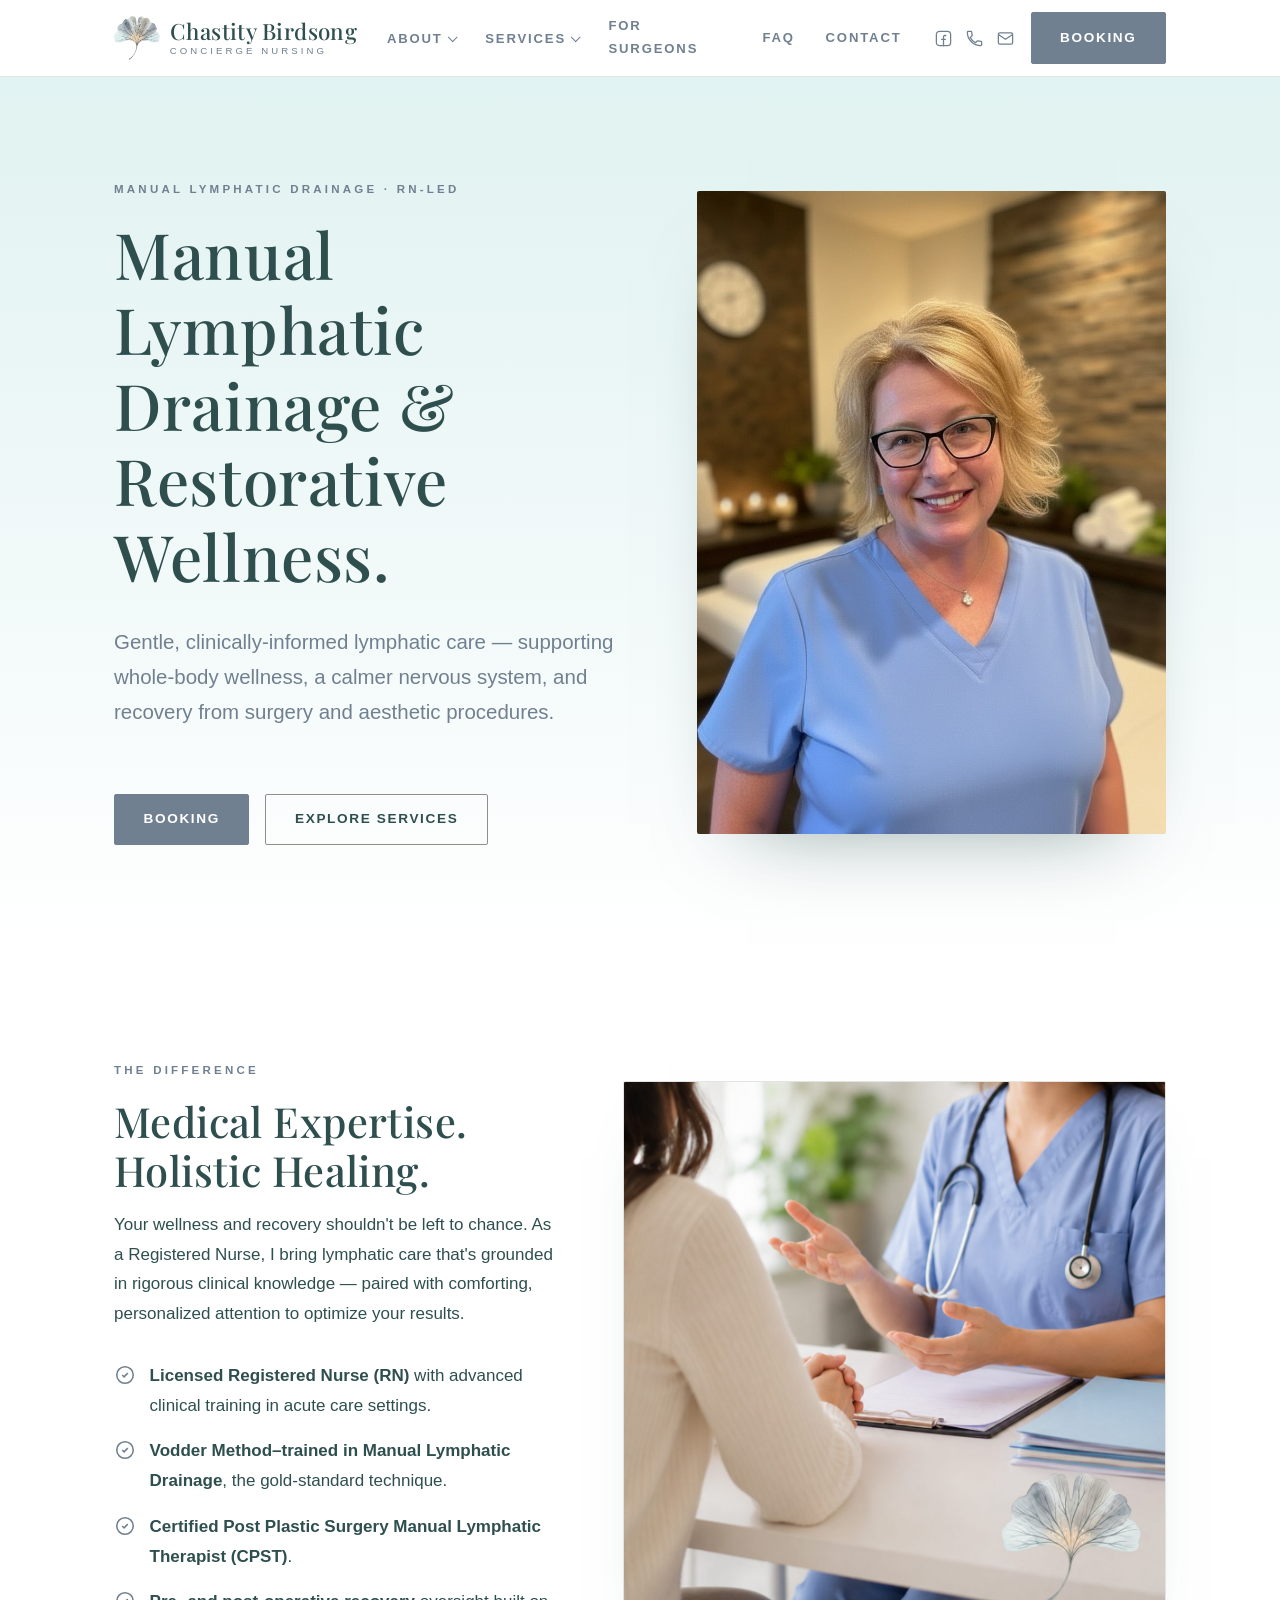
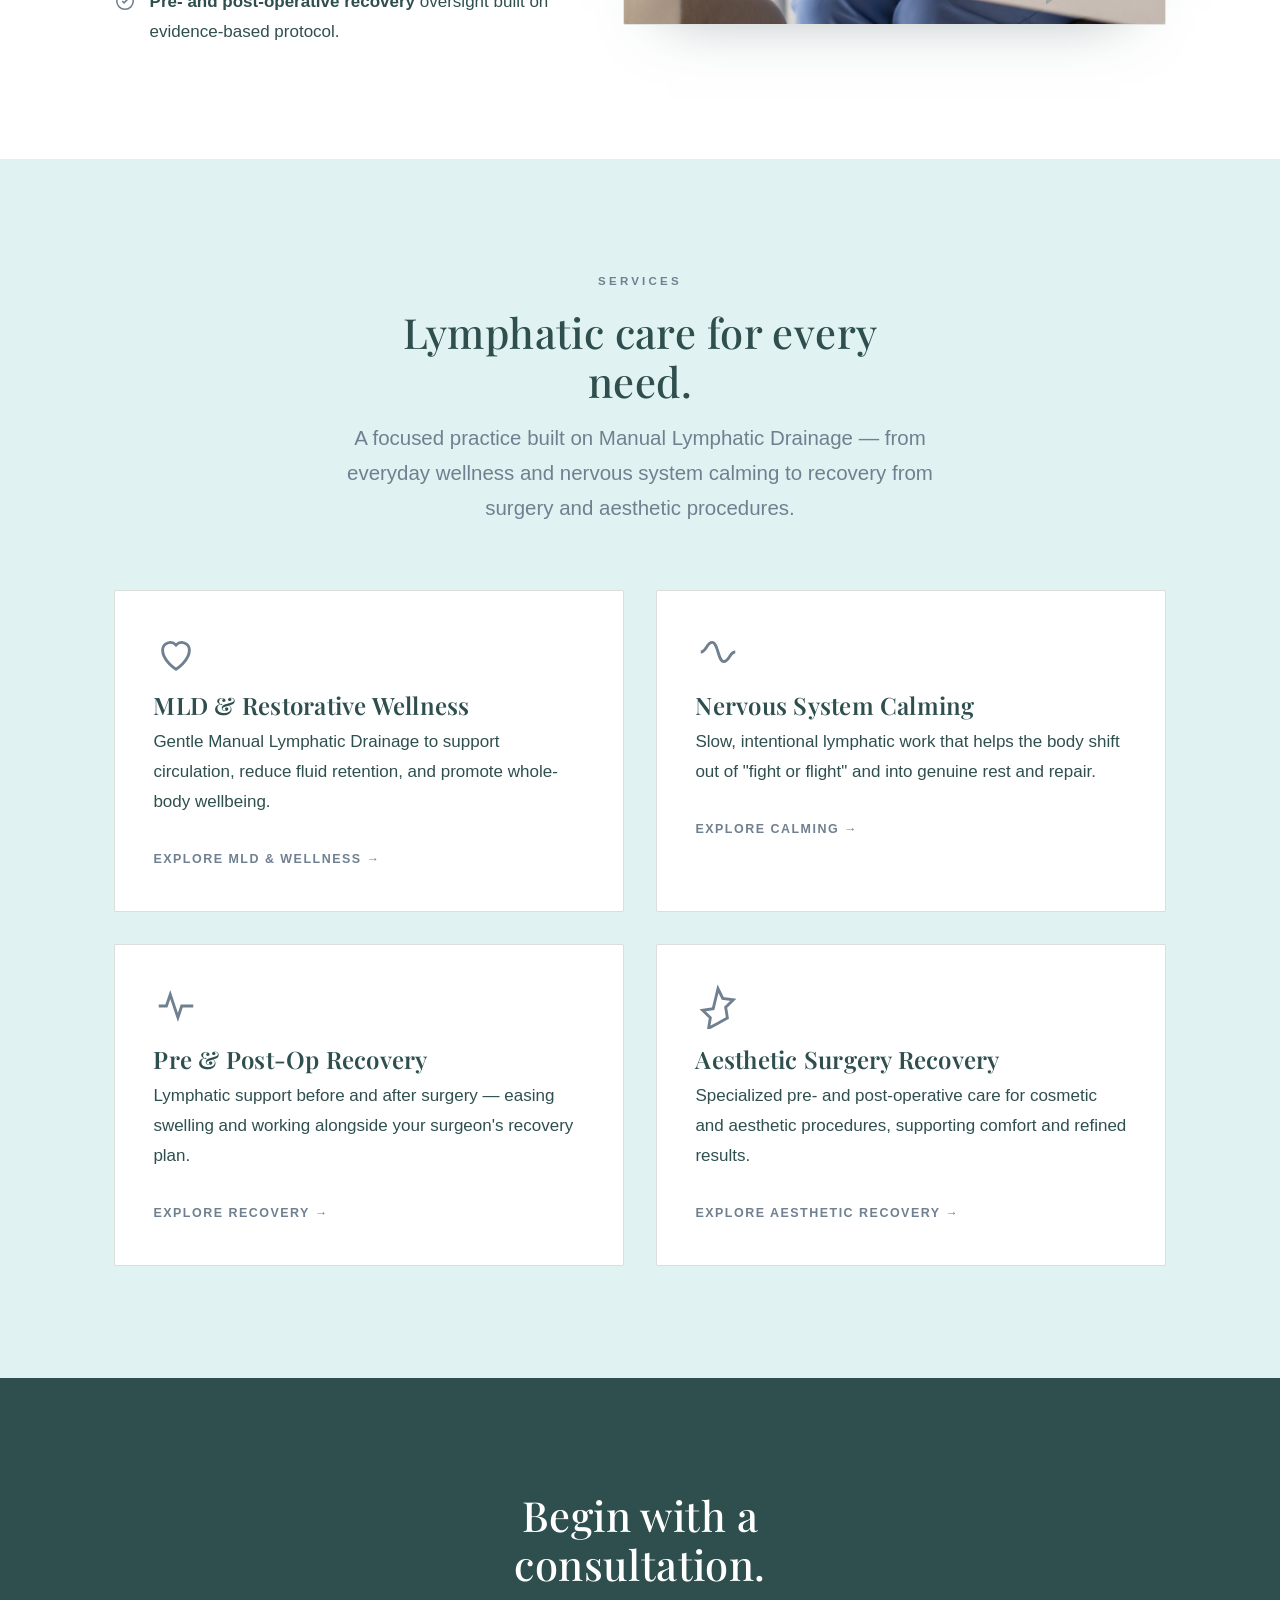
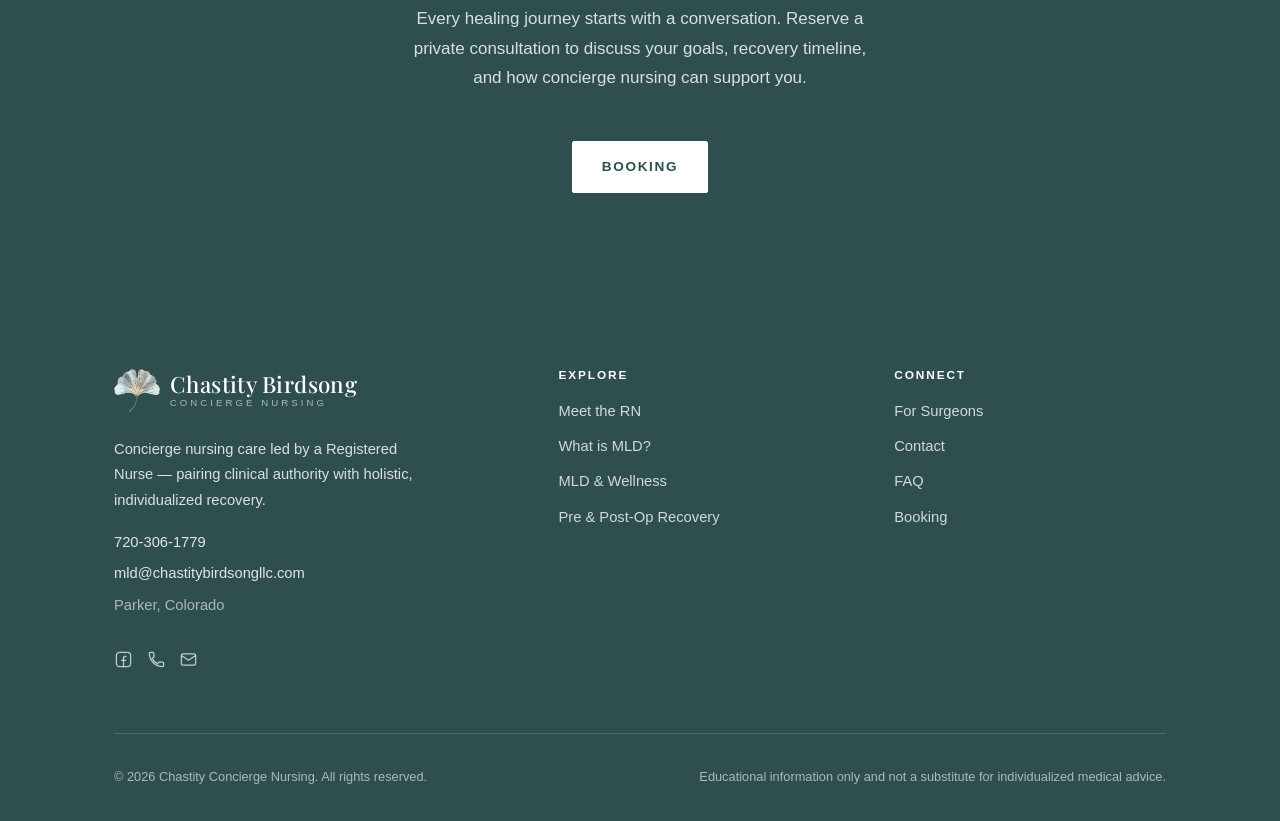
<file: index.html>
<!DOCTYPE html>
<html lang="en">
<head>
  <meta charset="UTF-8" />
  <meta name="viewport" content="width=device-width, initial-scale=1.0" />
  <title>Chastity Concierge Nursing — Elevated Concierge Nursing Care</title>
  <meta name="description" content="Expert clinical oversight blended with holistic recovery. Concierge Registered Nurse specializing in Manual Lymphatic Drainage (MLD) and pre/post-operative care." />
  <link rel="preconnect" href="https://fonts.googleapis.com" />
  <link rel="preconnect" href="https://fonts.gstatic.com" crossorigin />
  <link href="https://fonts.googleapis.com/css2?family=Playfair+Display:wght@400;500;600&display=swap" rel="stylesheet" />
  <link rel="stylesheet" href="css/styles.css?v=8" />
  <link rel="canonical" href="https://chastitybirdsongllc.com/" />
  <meta name="author" content="Chastity Birdsong, RN" />
  <meta name="robots" content="index, follow, max-image-preview:large" />
  <!-- Local SEO -->
  <meta name="geo.region" content="US-CO" />
  <meta name="geo.placename" content="Parker, Colorado" />
  <meta name="geo.position" content="39.5186;-104.7614" />
  <meta name="ICBM" content="39.5186, -104.7614" />
  <!-- Open Graph -->
  <meta property="og:type" content="website" />
  <meta property="og:site_name" content="Chastity Birdsong Concierge Nursing" />
  <meta property="og:locale" content="en_US" />
  <meta property="og:title" content="Chastity Concierge Nursing — Elevated Concierge Nursing Care" />
  <meta property="og:description" content="Expert clinical oversight blended with holistic recovery. Concierge Registered Nurse specializing in Manual Lymphatic Drainage (MLD) and pre/post-operative care." />
  <meta property="og:url" content="https://chastitybirdsongllc.com/" />
  <meta property="og:image" content="https://chastitybirdsongllc.com/assets/og-image.png" />
  <meta property="og:image:width" content="1200" />
  <meta property="og:image:height" content="630" />
  <meta property="og:image:alt" content="Chastity Birdsong Concierge Nursing — Manual Lymphatic Drainage in Parker, Colorado" />
  <!-- Twitter -->
  <meta name="twitter:card" content="summary_large_image" />
  <meta name="twitter:title" content="Chastity Concierge Nursing — Elevated Concierge Nursing Care" />
  <meta name="twitter:description" content="Expert clinical oversight blended with holistic recovery. Concierge Registered Nurse specializing in Manual Lymphatic Drainage (MLD) and pre/post-operative care." />
  <meta name="twitter:image" content="https://chastitybirdsongllc.com/assets/og-image.png" />
  <!-- Icons & theme -->
  <meta name="theme-color" content="#2F4F4F" />
  <link rel="icon" href="/assets/favicon.svg" type="image/svg+xml" />
  <link rel="icon" type="image/png" sizes="192x192" href="/assets/icon-192.png" />
  <link rel="apple-touch-icon" href="/assets/apple-touch-icon.png" />
  <link rel="manifest" href="/site.webmanifest" />
  <script type="application/ld+json">
  {
    "@context": "https://schema.org",
    "@graph": [
      {
        "@type": [
          "MedicalBusiness",
          "HealthAndBeautyBusiness"
        ],
        "@id": "https://chastitybirdsongllc.com/#business",
        "name": "Chastity Birdsong Concierge Nursing",
        "alternateName": "Chastity Birdsong LLC",
        "description": "Concierge Registered Nurse (RN) and CPST in Parker, Colorado specializing in Manual Lymphatic Drainage (MLD) using the gold-standard Vodder Method — expert concierge care for nervous-system calming and pre/post-operative recovery.",
        "url": "https://chastitybirdsongllc.com/",
        "telephone": "+1-720-306-1779",
        "email": "mld@chastitybirdsongllc.com",
        "image": "https://chastitybirdsongllc.com/assets/og-image.png",
        "logo": "https://chastitybirdsongllc.com/assets/icon-512.png",
        "sameAs": [
          "https://www.facebook.com/profile.php?id=61591408636728"
        ],
        "priceRange": "$$",
        "currenciesAccepted": "USD",
        "paymentAccepted": "Cash, Credit Card",
        "address": {
          "@type": "PostalAddress",
          "addressLocality": "Parker",
          "addressRegion": "CO",
          "addressCountry": "US"
        },
        "geo": {
          "@type": "GeoCoordinates",
          "latitude": 39.5186,
          "longitude": -104.7614
        },
        "areaServed": [
          {
            "@type": "City",
            "name": "Parker"
          },
          {
            "@type": "City",
            "name": "Lone Tree"
          },
          {
            "@type": "City",
            "name": "Castle Rock"
          },
          {
            "@type": "City",
            "name": "Centennial"
          },
          {
            "@type": "City",
            "name": "Denver"
          },
          {
            "@type": "AdministrativeArea",
            "name": "Douglas County, Colorado"
          }
        ],
        "founder": {
          "@type": "Person",
          "name": "Chastity Birdsong",
          "honorificSuffix": "RN",
          "jobTitle": "Registered Nurse"
        },
        "knowsAbout": [
          "Manual Lymphatic Drainage",
          "Vodder Method",
          "Lymphatic drainage massage",
          "Post-operative recovery",
          "Pre-operative preparation",
          "Post-surgical swelling",
          "Aesthetic surgery recovery",
          "Edema management",
          "Nervous system regulation"
        ],
        "makesOffer": [
          {
            "@type": "Offer",
            "itemOffered": {
              "@type": "Service",
              "name": "Manual Lymphatic Drainage (MLD)",
              "description": "Gentle, Vodder-Method manual lymphatic drainage to reduce swelling and support the lymphatic system.",
              "provider": {
                "@id": "https://chastitybirdsongllc.com/#business"
              }
            }
          },
          {
            "@type": "Offer",
            "itemOffered": {
              "@type": "Service",
              "name": "Restorative Wellness",
              "description": "Nurse-led restorative wellness sessions supporting circulation, immunity, and recovery.",
              "provider": {
                "@id": "https://chastitybirdsongllc.com/#business"
              }
            }
          },
          {
            "@type": "Offer",
            "itemOffered": {
              "@type": "Service",
              "name": "Nervous System Calming",
              "description": "Parasympathetic, nervous-system-calming bodywork to lower stress and promote rest.",
              "provider": {
                "@id": "https://chastitybirdsongllc.com/#business"
              }
            }
          },
          {
            "@type": "Offer",
            "itemOffered": {
              "@type": "Service",
              "name": "Pre & Post-Operative Recovery",
              "description": "Pre- and post-surgical MLD to manage edema, bruising, and healing under clinical oversight.",
              "provider": {
                "@id": "https://chastitybirdsongllc.com/#business"
              }
            }
          },
          {
            "@type": "Offer",
            "itemOffered": {
              "@type": "Service",
              "name": "Aesthetic Surgery Recovery",
              "description": "Specialized post-operative lymphatic care for aesthetic and cosmetic surgery patients.",
              "provider": {
                "@id": "https://chastitybirdsongllc.com/#business"
              }
            }
          },
          {
            "@type": "Offer",
            "itemOffered": {
              "@type": "Service",
              "name": "Pregnancy & Postpartum Support",
              "description": "Gentle lymphatic and wellness care for pregnancy and the postpartum period.",
              "provider": {
                "@id": "https://chastitybirdsongllc.com/#business"
              }
            }
          }
        ]
      },
      {
        "@type": "WebSite",
        "@id": "https://chastitybirdsongllc.com/#website",
        "url": "https://chastitybirdsongllc.com/",
        "name": "Chastity Birdsong Concierge Nursing",
        "inLanguage": "en-US",
        "publisher": {
          "@id": "https://chastitybirdsongllc.com/#business"
        }
      }
    ]
  }
  </script>
</head>
<body>
  <a class="skip-link" href="#main">Skip to content</a>

  <!-- ============================ HEADER ============================ -->
  <header class="site-header">
    <nav class="nav container" aria-label="Primary">
      <a class="brand" href="index.html">
        <img class="brand__mark" src="assets/logo-mark.png" alt="" width="342" height="320" decoding="async" />
        <span class="brand__text">Chastity Birdsong <small>Concierge Nursing</small></span>
      </a>

      <button class="nav-toggle" aria-label="Toggle navigation" aria-controls="nav-menu" aria-expanded="false">
        <span></span><span></span><span></span>
      </button>

      <ul class="nav-menu" id="nav-menu">
        <li>
          <button class="nav-link" aria-haspopup="true" aria-expanded="false">
            About <span class="caret" aria-hidden="true"></span>
          </button>
          <ul class="dropdown">
            <li><a href="about.html#meet">Meet the RN</a></li>
            <li><a href="about.html#mld">What is MLD?</a></li>
          </ul>
        </li>
        <li>
          <button class="nav-link" aria-haspopup="true" aria-expanded="false">
            Services <span class="caret" aria-hidden="true"></span>
          </button>
          <ul class="dropdown">
            <li><a href="services.html#mld">MLD &amp; Wellness</a></li>
            <li><a href="services.html#calming">Nervous System Calming</a></li>
            <li><a href="services.html#recovery">Pre &amp; Post-Op Recovery</a></li>
            <li><a href="services.html#aesthetic">Aesthetic Surgery Recovery</a></li>
            <li><a href="services.html#pregnancy">Pregnancy &amp; Postpartum</a></li>
          </ul>
        </li>
        <li><a class="nav-link" href="for-surgeons.html">For Surgeons</a></li>
        <li><a class="nav-link" href="faq.html">FAQ</a></li>
        <li><a class="nav-link" href="contact.html">Contact</a></li>
      </ul>

      <div class="nav-actions">
        <div class="social" aria-label="Social media">
          <!-- Instagram & LinkedIn hidden for now until social accounts are live -->
          <!--
          <a href="#" aria-label="Instagram" title="Instagram (placeholder)">
            <svg viewBox="0 0 24 24" fill="none" stroke="currentColor" stroke-width="1.6"><rect x="3" y="3" width="18" height="18" rx="5"/><circle cx="12" cy="12" r="4"/><circle cx="17.5" cy="6.5" r="1" fill="currentColor" stroke="none"/></svg>
          </a>
          <a href="#" aria-label="LinkedIn" title="LinkedIn (placeholder)">
            <svg viewBox="0 0 24 24" fill="none" stroke="currentColor" stroke-width="1.6"><rect x="3" y="3" width="18" height="18" rx="3"/><line x1="7" y1="10" x2="7" y2="17"/><circle cx="7" cy="6.8" r="0.6" fill="currentColor" stroke="none"/><path d="M11 17v-3.5a2.5 2.5 0 0 1 5 0V17"/><line x1="11" y1="10" x2="11" y2="17"/></svg>
          </a>
          -->
          <a href="https://www.facebook.com/profile.php?id=61591408636728" data-facebook aria-label="Facebook" title="Facebook" target="_blank" rel="noopener"><svg viewBox="0 0 24 24" fill="none" stroke="currentColor" stroke-width="1.6"><rect x="3" y="3" width="18" height="18" rx="4"/><path d="M15 8.2h-1.4c-1 0-1.6.6-1.6 1.7V21" stroke-linecap="round"/><path d="M9.7 13.2h4.6" stroke-linecap="round"/></svg></a>
          <a href="tel:+17203061779" aria-label="Call" title="Call Chastity"><svg viewBox="0 0 24 24" fill="none" stroke="currentColor" stroke-width="1.6"><path d="M6.6 10.8a15.5 15.5 0 0 0 6.6 6.6l2.2-2.2a1 1 0 0 1 1-.24 11.4 11.4 0 0 0 3.6.58 1 1 0 0 1 1 1V20a1 1 0 0 1-1 1A17 17 0 0 1 3 4a1 1 0 0 1 1-1h3.5a1 1 0 0 1 1 1 11.4 11.4 0 0 0 .58 3.6 1 1 0 0 1-.24 1z"/></svg></a>
          <a href="mailto:mld@chastitybirdsongllc.com" aria-label="Email" title="Email Chastity"><svg viewBox="0 0 24 24" fill="none" stroke="currentColor" stroke-width="1.6"><rect x="3" y="5" width="18" height="14" rx="2"/><path d="M3 7l9 6 9-6"/></svg></a>
        </div>
        <!-- Booking: links to the client's Noterro booking portal -->
        <a class="btn btn--primary" href="https://chastitybirdsongllc.noterro.com/" target="_blank" rel="noopener" data-noterro-booking>Booking</a>
      </div>
    </nav>
  </header>

  <main id="main">
    <!-- ============================ HERO ============================ -->
    <section class="hero">
      <div class="hero__inner container">
        <div class="hero__content">
          <span class="eyebrow">Manual Lymphatic Drainage · RN-Led</span>
          <h1>Manual Lymphatic Drainage &amp; Restorative Wellness.</h1>
          <p class="lead">
            Gentle, clinically-informed lymphatic care — supporting whole-body wellness,
            a calmer nervous system, and recovery from surgery and aesthetic procedures.
          </p>
          <div class="hero__actions">
            <a class="btn btn--primary" href="https://chastitybirdsongllc.noterro.com/" target="_blank" rel="noopener" data-noterro-booking>Booking</a>
            <a class="btn btn--ghost" href="services.html">Explore Services</a>
          </div>
        </div>
        <div class="hero__media">
          <img src="assets/chastity-portrait.jpg" width="864" height="1184"
               alt="Chastity Birdsong, RN — Registered Nurse and Manual Lymphatic Drainage specialist in Parker, Colorado"
               fetchpriority="high" decoding="async" />
        </div>
      </div>
    </section>

    <!-- ======================= AUTHORITY BLOCK ====================== -->
    <section class="section" aria-labelledby="authority-title">
      <div class="container">
        <div class="authority">
          <div>
            <span class="eyebrow">The Difference</span>
            <h2 id="authority-title">Medical Expertise.<br />Holistic Healing.</h2>
            <p>
              Your wellness and recovery shouldn't be left to chance. As a Registered Nurse,
              I bring lymphatic care that's grounded in rigorous clinical knowledge —
              paired with comforting, personalized attention to optimize your results.
            </p>
            <ul class="credentials">
              <li>
                <svg viewBox="0 0 24 24" fill="none" stroke="currentColor" stroke-width="1.7" aria-hidden="true"><path d="M9 12l2 2 4-4"/><circle cx="12" cy="12" r="9"/></svg>
                <span><strong>Licensed Registered Nurse (RN)</strong> with advanced clinical training in acute care settings.</span>
              </li>
              <li>
                <svg viewBox="0 0 24 24" fill="none" stroke="currentColor" stroke-width="1.7" aria-hidden="true"><path d="M9 12l2 2 4-4"/><circle cx="12" cy="12" r="9"/></svg>
                <span><strong>Vodder Method&ndash;trained in Manual Lymphatic Drainage</strong>, the gold-standard technique.</span>
              </li>
              <li>
                <svg viewBox="0 0 24 24" fill="none" stroke="currentColor" stroke-width="1.7" aria-hidden="true"><path d="M9 12l2 2 4-4"/><circle cx="12" cy="12" r="9"/></svg>
                <span><strong>Certified Post Plastic Surgery Manual Lymphatic Therapist (CPST)</strong>.</span>
              </li>
              <li>
                <svg viewBox="0 0 24 24" fill="none" stroke="currentColor" stroke-width="1.7" aria-hidden="true"><path d="M9 12l2 2 4-4"/><circle cx="12" cy="12" r="9"/></svg>
                <span><strong>Pre- and post-operative recovery</strong> oversight built on evidence-based protocol.</span>
              </li>
            </ul>
          </div>
          <img class="media-photo" src="assets/consultation.jpg" width="1200" height="1200" loading="lazy" decoding="async"
               alt="Registered Nurse in scrubs discussing a personalized care plan with a client during a consultation" />
        </div>
      </div>
    </section>

    <!-- ===================== SERVICES OVERVIEW ====================== -->
    <section class="section section--ice" aria-labelledby="services-title">
      <div class="container">
        <div class="center measure">
          <span class="eyebrow">Services</span>
          <h2 id="services-title">Lymphatic care for every need.</h2>
          <p class="lead">
            A focused practice built on Manual Lymphatic Drainage — from everyday wellness and
            nervous system calming to recovery from surgery and aesthetic procedures.
          </p>
        </div>

        <div class="grid grid--2" style="margin-top: var(--space-lg);">
          <article class="card">
            <div class="card__icon" aria-hidden="true">
              <svg viewBox="0 0 24 24" fill="none" stroke="currentColor" stroke-width="1.5"><path d="M12 21s-7-4.35-7-10a4 4 0 0 1 7-2.6A4 4 0 0 1 19 11c0 5.65-7 10-7 10z"/></svg>
            </div>
            <h3>MLD &amp; Restorative Wellness</h3>
            <p>
              Gentle Manual Lymphatic Drainage to support circulation, reduce fluid retention,
              and promote whole-body wellbeing.
            </p>
            <a class="card-link" href="services.html#mld">Explore MLD &amp; Wellness</a>
          </article>

          <article class="card">
            <div class="card__icon" aria-hidden="true">
              <svg viewBox="0 0 24 24" fill="none" stroke="currentColor" stroke-width="1.5"><path d="M3 12c3 0 3-5 6-5s3 10 6 10 3-5 6-5"/></svg>
            </div>
            <h3>Nervous System Calming</h3>
            <p>
              Slow, intentional lymphatic work that helps the body shift out of "fight or flight"
              and into genuine rest and repair.
            </p>
            <a class="card-link" href="services.html#calming">Explore Calming</a>
          </article>

          <article class="card">
            <div class="card__icon" aria-hidden="true">
              <svg viewBox="0 0 24 24" fill="none" stroke="currentColor" stroke-width="1.5"><path d="M3 12h4l2-6 4 12 2-6h6"/></svg>
            </div>
            <h3>Pre &amp; Post-Op Recovery</h3>
            <p>
              Lymphatic support before and after surgery — easing swelling and working alongside
              your surgeon's recovery plan.
            </p>
            <a class="card-link" href="services.html#recovery">Explore Recovery</a>
          </article>

          <article class="card">
            <div class="card__icon" aria-hidden="true">
              <svg viewBox="0 0 24 24" fill="none" stroke="currentColor" stroke-width="1.5"><path d="M12 3l2.5 5 5.5.8-4 3.9.9 5.5L12 21l-4.9 2.6.9-5.5-4-3.9 5.5-.8z"/></svg>
            </div>
            <h3>Aesthetic Surgery Recovery</h3>
            <p>
              Specialized pre- and post-operative care for cosmetic and aesthetic procedures,
              supporting comfort and refined results.
            </p>
            <a class="card-link" href="services.html#aesthetic">Explore Aesthetic Recovery</a>
          </article>
        </div>
      </div>
    </section>

    <!-- ============================ CTA ============================= -->
    <section class="section cta" aria-labelledby="cta-title">
      <div class="container measure">
        <h2 id="cta-title">Begin with a consultation.</h2>
        <p>
          Every healing journey starts with a conversation. Reserve a private consultation
          to discuss your goals, recovery timeline, and how concierge nursing can support you.
        </p>
        <a class="btn btn--primary" href="https://chastitybirdsongllc.noterro.com/" target="_blank" rel="noopener" data-noterro-booking>Booking</a>
      </div>
    </section>
  </main>

  <!-- ============================ FOOTER =========================== -->
  <footer class="site-footer">
    <div class="container">
      <div class="footer-grid">
        <div>
          <span class="brand"><img class="brand__mark" src="assets/logo-mark.png" alt="" width="342" height="320" loading="lazy" decoding="async" /><span class="brand__text">Chastity Birdsong <small>Concierge Nursing</small></span></span>
          <p style="margin-top: var(--space-sm); max-width: 38ch;">
            Concierge nursing care led by a Registered Nurse — pairing clinical authority
            with holistic, individualized recovery.
          </p>
          <address class="footer-nap">
            <a href="tel:+17203061779">720-306-1779</a>
            <a href="mailto:mld@chastitybirdsongllc.com">mld@chastitybirdsongllc.com</a>
            <span>Parker, Colorado</span>
          </address>
          <div class="footer-social" aria-label="Social media">
            <a href="https://www.facebook.com/profile.php?id=61591408636728" data-facebook aria-label="Facebook" title="Facebook" target="_blank" rel="noopener"><svg viewBox="0 0 24 24" fill="none" stroke="currentColor" stroke-width="1.6"><rect x="3" y="3" width="18" height="18" rx="4"/><path d="M15 8.2h-1.4c-1 0-1.6.6-1.6 1.7V21" stroke-linecap="round"/><path d="M9.7 13.2h4.6" stroke-linecap="round"/></svg></a>
            <a href="tel:+17203061779" aria-label="Call" title="Call Chastity"><svg viewBox="0 0 24 24" fill="none" stroke="currentColor" stroke-width="1.6"><path d="M6.6 10.8a15.5 15.5 0 0 0 6.6 6.6l2.2-2.2a1 1 0 0 1 1-.24 11.4 11.4 0 0 0 3.6.58 1 1 0 0 1 1 1V20a1 1 0 0 1-1 1A17 17 0 0 1 3 4a1 1 0 0 1 1-1h3.5a1 1 0 0 1 1 1 11.4 11.4 0 0 0 .58 3.6 1 1 0 0 1-.24 1z"/></svg></a>
            <a href="mailto:mld@chastitybirdsongllc.com" aria-label="Email" title="Email Chastity"><svg viewBox="0 0 24 24" fill="none" stroke="currentColor" stroke-width="1.6"><rect x="3" y="5" width="18" height="14" rx="2"/><path d="M3 7l9 6 9-6"/></svg></a>
          </div>
        </div>
        <div class="footer-col">
          <h4>Explore</h4>
          <ul>
            <li><a href="about.html#meet">Meet the RN</a></li>
            <li><a href="about.html#mld">What is MLD?</a></li>
            <li><a href="services.html#mld">MLD &amp; Wellness</a></li>
            <li><a href="services.html#recovery">Pre &amp; Post-Op Recovery</a></li>
          </ul>
        </div>
        <div class="footer-col">
          <h4>Connect</h4>
          <ul>
            <li><a href="for-surgeons.html">For Surgeons</a></li>
            <li><a href="contact.html">Contact</a></li>
            <li><a href="faq.html">FAQ</a></li>
            <li><a href="https://chastitybirdsongllc.noterro.com/" target="_blank" rel="noopener" data-noterro-booking>Booking</a></li>
          </ul>
        </div>
      </div>
      <div class="footer-bottom">
        <span>&copy; <span data-year>2026</span> Chastity Concierge Nursing. All rights reserved.</span>
        <span class="disclaimer">
          Educational information only and not a substitute for individualized medical advice.
        </span>
      </div>
    </div>
  </footer>

  <script src="js/main.js"></script>
</body>
</html>
</file>
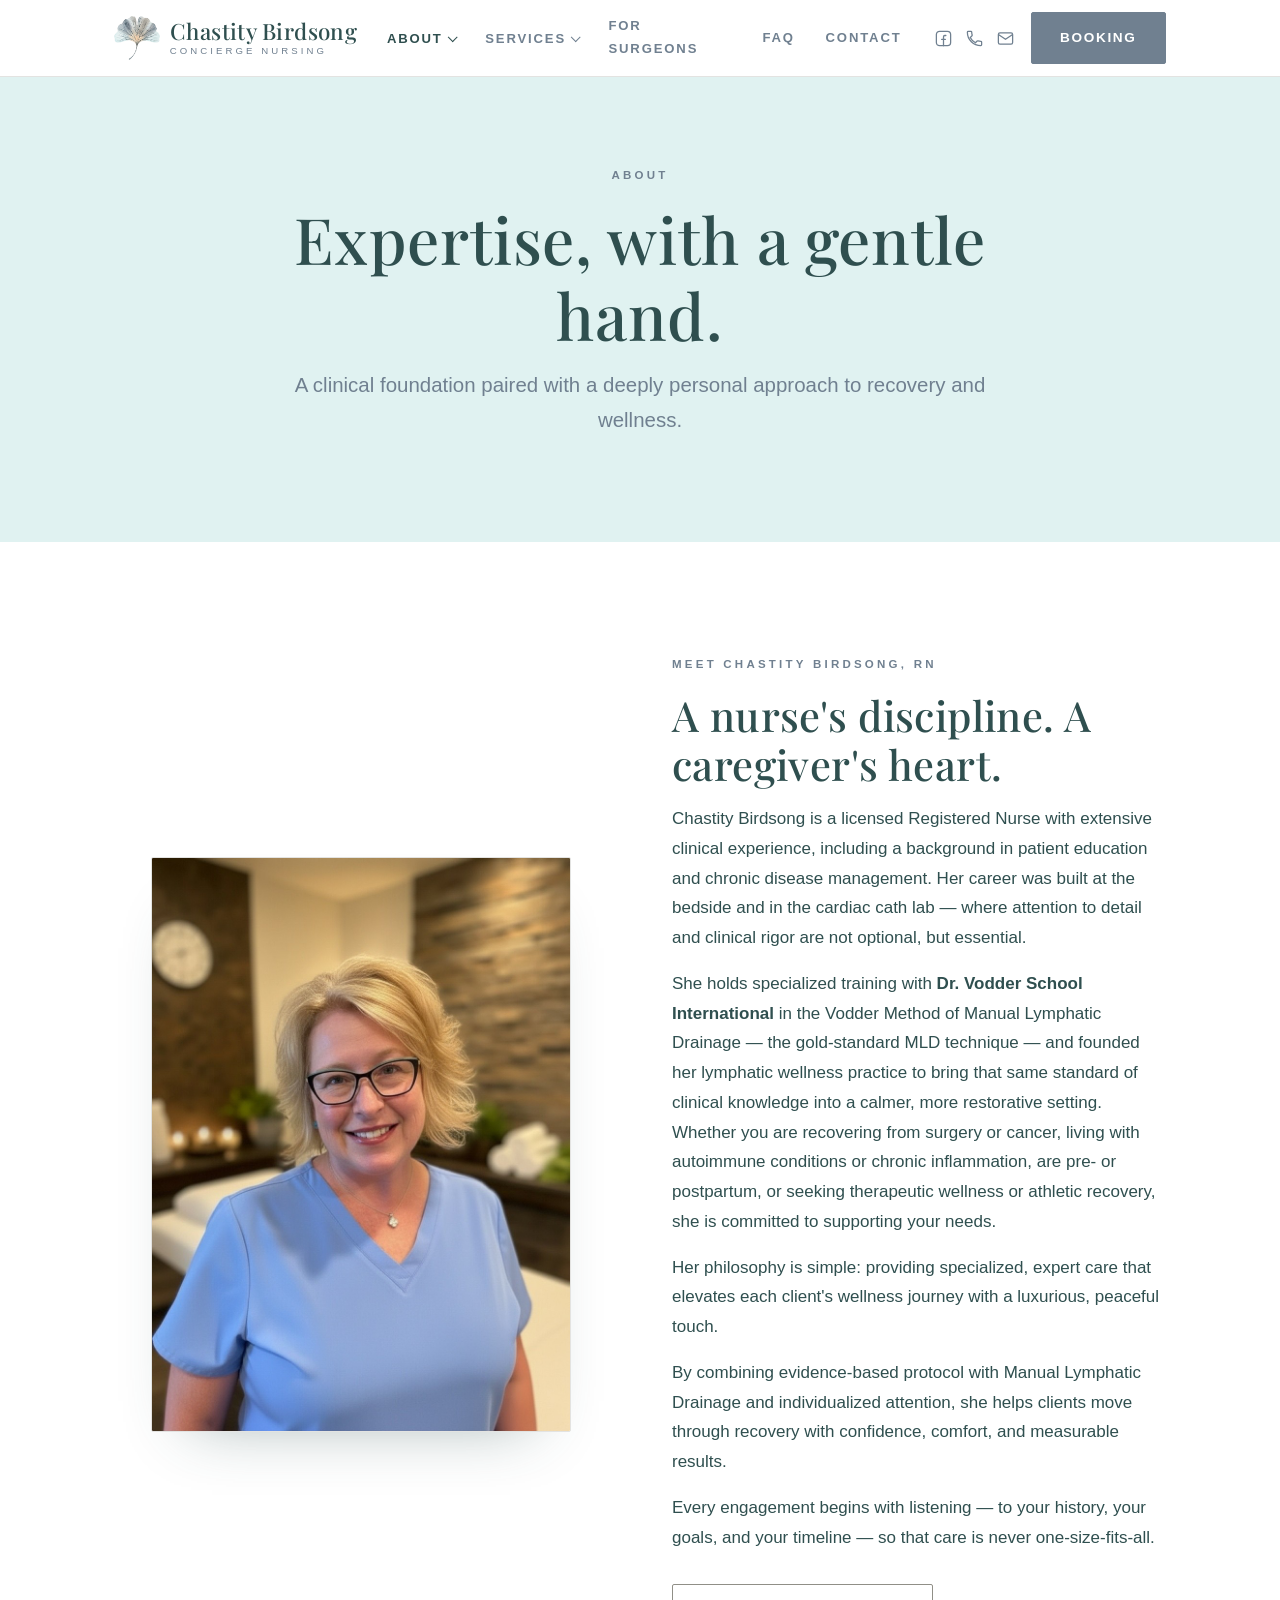
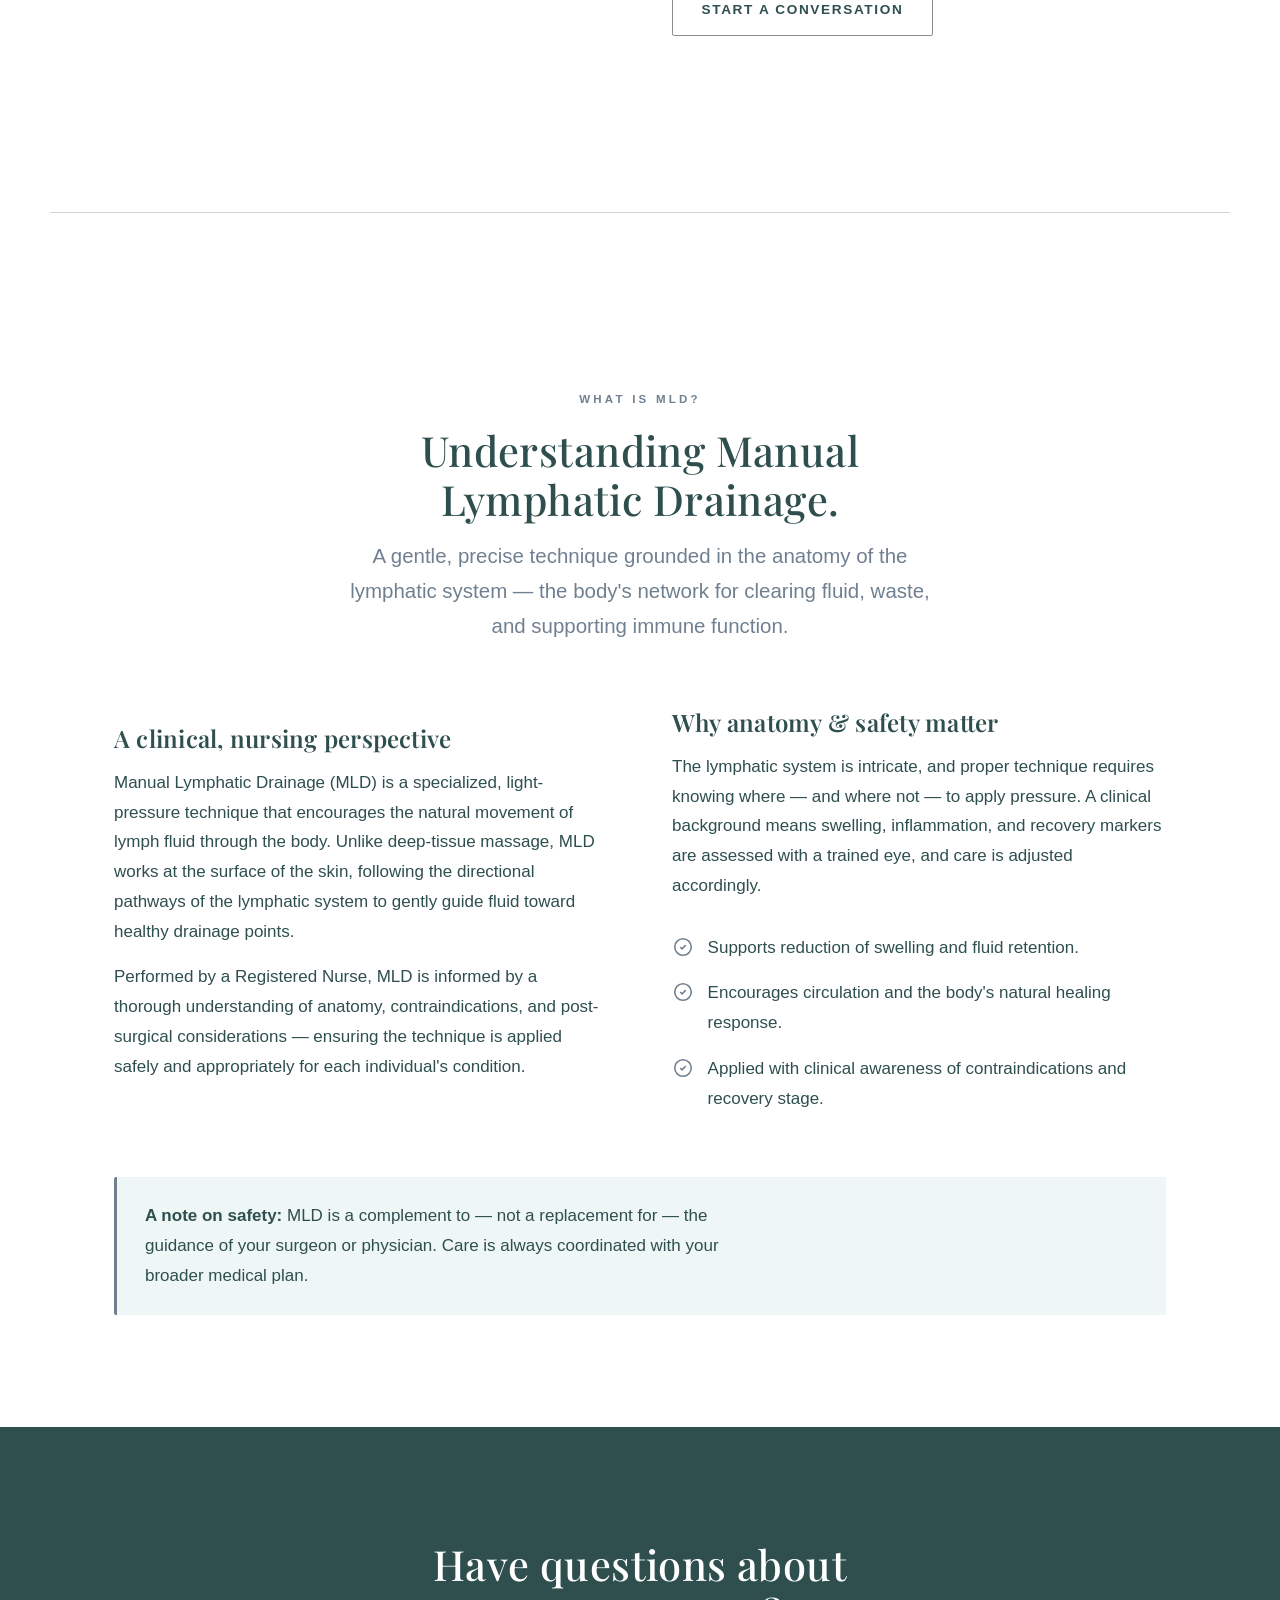
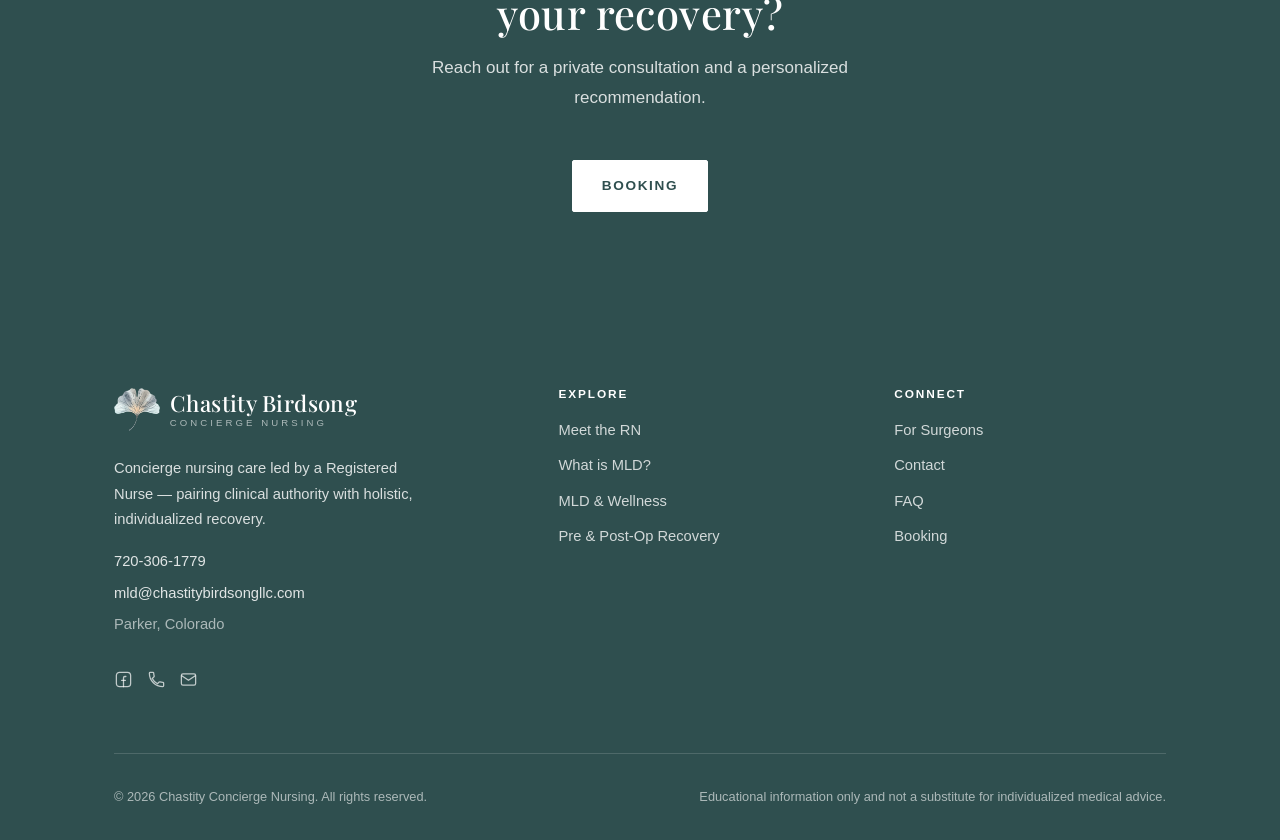
<file: about.html>
<!DOCTYPE html>
<html lang="en">
<head>
  <meta charset="UTF-8" />
  <meta name="viewport" content="width=device-width, initial-scale=1.0" />
  <title>About — Chastity Concierge Nursing</title>
  <meta name="description" content="Meet Chastity, RN — her clinical philosophy and the medical science behind Manual Lymphatic Drainage (MLD)." />
  <link rel="preconnect" href="https://fonts.googleapis.com" />
  <link rel="preconnect" href="https://fonts.gstatic.com" crossorigin />
  <link href="https://fonts.googleapis.com/css2?family=Playfair+Display:wght@400;500;600&display=swap" rel="stylesheet" />
  <link rel="stylesheet" href="css/styles.css?v=8" />
  <link rel="canonical" href="https://chastitybirdsongllc.com/about.html" />
  <meta name="author" content="Chastity Birdsong, RN" />
  <meta name="robots" content="index, follow, max-image-preview:large" />
  <!-- Local SEO -->
  <meta name="geo.region" content="US-CO" />
  <meta name="geo.placename" content="Parker, Colorado" />
  <meta name="geo.position" content="39.5186;-104.7614" />
  <meta name="ICBM" content="39.5186, -104.7614" />
  <!-- Open Graph -->
  <meta property="og:type" content="profile" />
  <meta property="og:site_name" content="Chastity Birdsong Concierge Nursing" />
  <meta property="og:locale" content="en_US" />
  <meta property="og:title" content="About — Chastity Concierge Nursing" />
  <meta property="og:description" content="Meet Chastity, RN — her clinical philosophy and the medical science behind Manual Lymphatic Drainage (MLD)." />
  <meta property="og:url" content="https://chastitybirdsongllc.com/about.html" />
  <meta property="og:image" content="https://chastitybirdsongllc.com/assets/og-image.png" />
  <meta property="og:image:width" content="1200" />
  <meta property="og:image:height" content="630" />
  <meta property="og:image:alt" content="Chastity Birdsong Concierge Nursing — Manual Lymphatic Drainage in Parker, Colorado" />
  <!-- Twitter -->
  <meta name="twitter:card" content="summary_large_image" />
  <meta name="twitter:title" content="About — Chastity Concierge Nursing" />
  <meta name="twitter:description" content="Meet Chastity, RN — her clinical philosophy and the medical science behind Manual Lymphatic Drainage (MLD)." />
  <meta name="twitter:image" content="https://chastitybirdsongllc.com/assets/og-image.png" />
  <!-- Icons & theme -->
  <meta name="theme-color" content="#2F4F4F" />
  <link rel="icon" href="/assets/favicon.svg" type="image/svg+xml" />
  <link rel="icon" type="image/png" sizes="192x192" href="/assets/icon-192.png" />
  <link rel="apple-touch-icon" href="/assets/apple-touch-icon.png" />
  <link rel="manifest" href="/site.webmanifest" />
  <script type="application/ld+json">
  {
    "@context": "https://schema.org",
    "@graph": [
      {
        "@type": [
          "MedicalBusiness",
          "HealthAndBeautyBusiness"
        ],
        "@id": "https://chastitybirdsongllc.com/#business",
        "name": "Chastity Birdsong Concierge Nursing",
        "alternateName": "Chastity Birdsong LLC",
        "description": "Concierge Registered Nurse (RN) and CPST in Parker, Colorado specializing in Manual Lymphatic Drainage (MLD) using the gold-standard Vodder Method — expert concierge care for nervous-system calming and pre/post-operative recovery.",
        "url": "https://chastitybirdsongllc.com/",
        "telephone": "+1-720-306-1779",
        "email": "mld@chastitybirdsongllc.com",
        "image": "https://chastitybirdsongllc.com/assets/og-image.png",
        "logo": "https://chastitybirdsongllc.com/assets/icon-512.png",
        "sameAs": [
          "https://www.facebook.com/profile.php?id=61591408636728"
        ],
        "priceRange": "$$",
        "currenciesAccepted": "USD",
        "paymentAccepted": "Cash, Credit Card",
        "address": {
          "@type": "PostalAddress",
          "addressLocality": "Parker",
          "addressRegion": "CO",
          "addressCountry": "US"
        },
        "geo": {
          "@type": "GeoCoordinates",
          "latitude": 39.5186,
          "longitude": -104.7614
        },
        "areaServed": [
          {
            "@type": "City",
            "name": "Parker"
          },
          {
            "@type": "City",
            "name": "Lone Tree"
          },
          {
            "@type": "City",
            "name": "Castle Rock"
          },
          {
            "@type": "City",
            "name": "Centennial"
          },
          {
            "@type": "City",
            "name": "Denver"
          },
          {
            "@type": "AdministrativeArea",
            "name": "Douglas County, Colorado"
          }
        ],
        "founder": {
          "@type": "Person",
          "name": "Chastity Birdsong",
          "honorificSuffix": "RN",
          "jobTitle": "Registered Nurse"
        },
        "knowsAbout": [
          "Manual Lymphatic Drainage",
          "Vodder Method",
          "Lymphatic drainage massage",
          "Post-operative recovery",
          "Pre-operative preparation",
          "Post-surgical swelling",
          "Aesthetic surgery recovery",
          "Edema management",
          "Nervous system regulation"
        ],
        "makesOffer": [
          {
            "@type": "Offer",
            "itemOffered": {
              "@type": "Service",
              "name": "Manual Lymphatic Drainage (MLD)",
              "description": "Gentle, Vodder-Method manual lymphatic drainage to reduce swelling and support the lymphatic system.",
              "provider": {
                "@id": "https://chastitybirdsongllc.com/#business"
              }
            }
          },
          {
            "@type": "Offer",
            "itemOffered": {
              "@type": "Service",
              "name": "Restorative Wellness",
              "description": "Nurse-led restorative wellness sessions supporting circulation, immunity, and recovery.",
              "provider": {
                "@id": "https://chastitybirdsongllc.com/#business"
              }
            }
          },
          {
            "@type": "Offer",
            "itemOffered": {
              "@type": "Service",
              "name": "Nervous System Calming",
              "description": "Parasympathetic, nervous-system-calming bodywork to lower stress and promote rest.",
              "provider": {
                "@id": "https://chastitybirdsongllc.com/#business"
              }
            }
          },
          {
            "@type": "Offer",
            "itemOffered": {
              "@type": "Service",
              "name": "Pre & Post-Operative Recovery",
              "description": "Pre- and post-surgical MLD to manage edema, bruising, and healing under clinical oversight.",
              "provider": {
                "@id": "https://chastitybirdsongllc.com/#business"
              }
            }
          },
          {
            "@type": "Offer",
            "itemOffered": {
              "@type": "Service",
              "name": "Aesthetic Surgery Recovery",
              "description": "Specialized post-operative lymphatic care for aesthetic and cosmetic surgery patients.",
              "provider": {
                "@id": "https://chastitybirdsongllc.com/#business"
              }
            }
          },
          {
            "@type": "Offer",
            "itemOffered": {
              "@type": "Service",
              "name": "Pregnancy & Postpartum Support",
              "description": "Gentle lymphatic and wellness care for pregnancy and the postpartum period.",
              "provider": {
                "@id": "https://chastitybirdsongllc.com/#business"
              }
            }
          }
        ]
      },
      {
        "@type": "Person",
        "@id": "https://chastitybirdsongllc.com/#chastity",
        "name": "Chastity Birdsong",
        "honorificSuffix": "RN",
        "jobTitle": "Registered Nurse",
        "image": "https://chastitybirdsongllc.com/assets/chastity-portrait.jpg",
        "url": "https://chastitybirdsongllc.com/about.html",
        "worksFor": {
          "@id": "https://chastitybirdsongllc.com/#business"
        },
        "knowsAbout": [
          "Manual Lymphatic Drainage",
          "Vodder Method",
          "Post-operative recovery",
          "Nervous system regulation"
        ]
      },
      {
        "@type": "BreadcrumbList",
        "itemListElement": [
          {
            "@type": "ListItem",
            "position": 1,
            "name": "Home",
            "item": "https://chastitybirdsongllc.com/"
          },
          {
            "@type": "ListItem",
            "position": 2,
            "name": "About",
            "item": "https://chastitybirdsongllc.com/about.html"
          }
        ]
      }
    ]
  }
  </script>
</head>
<body>
  <a class="skip-link" href="#main">Skip to content</a>

  <header class="site-header">
    <nav class="nav container" aria-label="Primary">
      <a class="brand" href="index.html"><img class="brand__mark" src="assets/logo-mark.png" alt="" width="342" height="320" decoding="async" /><span class="brand__text">Chastity Birdsong <small>Concierge Nursing</small></span></a>
      <button class="nav-toggle" aria-label="Toggle navigation" aria-controls="nav-menu" aria-expanded="false">
        <span></span><span></span><span></span>
      </button>
      <ul class="nav-menu" id="nav-menu">
        <li>
          <button class="nav-link is-active" aria-haspopup="true" aria-expanded="false">About <span class="caret" aria-hidden="true"></span></button>
          <ul class="dropdown">
            <li><a href="about.html#meet">Meet the RN</a></li>
            <li><a href="about.html#mld">What is MLD?</a></li>
          </ul>
        </li>
        <li>
          <button class="nav-link" aria-haspopup="true" aria-expanded="false">Services <span class="caret" aria-hidden="true"></span></button>
          <ul class="dropdown">
            <li><a href="services.html#mld">MLD &amp; Wellness</a></li>
            <li><a href="services.html#calming">Nervous System Calming</a></li>
            <li><a href="services.html#recovery">Pre &amp; Post-Op Recovery</a></li>
            <li><a href="services.html#aesthetic">Aesthetic Surgery Recovery</a></li>
            <li><a href="services.html#pregnancy">Pregnancy &amp; Postpartum</a></li>
          </ul>
        </li>
        <li><a class="nav-link" href="for-surgeons.html">For Surgeons</a></li>
        <li><a class="nav-link" href="faq.html">FAQ</a></li>
        <li><a class="nav-link" href="contact.html">Contact</a></li>
      </ul>
      <div class="nav-actions">
        <div class="social" aria-label="Social media">
          <!-- Instagram & LinkedIn hidden for now until social accounts are live -->
          <!--
          <a href="#" aria-label="Instagram" title="Instagram (placeholder)"><svg viewBox="0 0 24 24" fill="none" stroke="currentColor" stroke-width="1.6"><rect x="3" y="3" width="18" height="18" rx="5"/><circle cx="12" cy="12" r="4"/><circle cx="17.5" cy="6.5" r="1" fill="currentColor" stroke="none"/></svg></a>
          <a href="#" aria-label="LinkedIn" title="LinkedIn (placeholder)"><svg viewBox="0 0 24 24" fill="none" stroke="currentColor" stroke-width="1.6"><rect x="3" y="3" width="18" height="18" rx="3"/><line x1="7" y1="10" x2="7" y2="17"/><circle cx="7" cy="6.8" r="0.6" fill="currentColor" stroke="none"/><path d="M11 17v-3.5a2.5 2.5 0 0 1 5 0V17"/><line x1="11" y1="10" x2="11" y2="17"/></svg></a>
          -->
          <a href="https://www.facebook.com/profile.php?id=61591408636728" data-facebook aria-label="Facebook" title="Facebook" target="_blank" rel="noopener"><svg viewBox="0 0 24 24" fill="none" stroke="currentColor" stroke-width="1.6"><rect x="3" y="3" width="18" height="18" rx="4"/><path d="M15 8.2h-1.4c-1 0-1.6.6-1.6 1.7V21" stroke-linecap="round"/><path d="M9.7 13.2h4.6" stroke-linecap="round"/></svg></a>
          <a href="tel:+17203061779" aria-label="Call" title="Call Chastity"><svg viewBox="0 0 24 24" fill="none" stroke="currentColor" stroke-width="1.6"><path d="M6.6 10.8a15.5 15.5 0 0 0 6.6 6.6l2.2-2.2a1 1 0 0 1 1-.24 11.4 11.4 0 0 0 3.6.58 1 1 0 0 1 1 1V20a1 1 0 0 1-1 1A17 17 0 0 1 3 4a1 1 0 0 1 1-1h3.5a1 1 0 0 1 1 1 11.4 11.4 0 0 0 .58 3.6 1 1 0 0 1-.24 1z"/></svg></a>
          <a href="mailto:mld@chastitybirdsongllc.com" aria-label="Email" title="Email Chastity"><svg viewBox="0 0 24 24" fill="none" stroke="currentColor" stroke-width="1.6"><rect x="3" y="5" width="18" height="14" rx="2"/><path d="M3 7l9 6 9-6"/></svg></a>
        </div>
        <a class="btn btn--primary" href="https://chastitybirdsongllc.noterro.com/" target="_blank" rel="noopener" data-noterro-booking>Booking</a>
      </div>
    </nav>
  </header>

  <main id="main">
    <section class="page-hero">
      <div class="container">
        <span class="eyebrow">About</span>
        <h1>Expertise, with a gentle hand.</h1>
        <p class="lead measure">
          A clinical foundation paired with a deeply personal approach to recovery and wellness.
        </p>
      </div>
    </section>

    <!-- ===================== SECTION A: MEET THE RN ===================== -->
    <section class="section" id="meet" aria-labelledby="meet-title">
      <div class="container">
        <div class="split">
          <figure class="portrait">
            <img src="assets/chastity-portrait.jpg" width="864" height="1184"
                 alt="Chastity Birdsong, RN — Registered Nurse and Manual Lymphatic Drainage (MLD) specialist in Parker, Colorado"
                 decoding="async" />
          </figure>
          <div>
            <span class="eyebrow">Meet Chastity Birdsong, RN</span>
            <h2 id="meet-title">A nurse's discipline. A caregiver's heart.</h2>
            <p>
              <!-- Credentials below are sourced from Chastity's proposal; personal narrative can be expanded. -->
              Chastity Birdsong is a licensed Registered Nurse with extensive clinical experience,
              including a background in patient education and chronic disease management. Her career
              was built at the bedside and in the cardiac cath lab — where attention to detail and
              clinical rigor are not optional, but essential.
            </p>
            <p>
              She holds specialized training with <strong>Dr. Vodder School International</strong> in
              the Vodder Method of Manual Lymphatic Drainage — the gold-standard MLD technique — and
              founded her lymphatic wellness practice to bring that same standard of clinical
              knowledge into a calmer, more restorative setting. Whether you are recovering from
              surgery or cancer, living with autoimmune conditions or chronic inflammation, are
              pre- or postpartum, or seeking therapeutic wellness or athletic recovery, she is
              committed to supporting your needs.
            </p>
            <p>
              Her philosophy is simple: providing specialized, expert care that elevates each
              client's wellness journey with a luxurious, peaceful touch.
            </p>
            <p>
              By combining evidence-based protocol with Manual Lymphatic Drainage and individualized
              attention, she helps clients move through recovery with confidence, comfort, and
              measurable results.
            </p>
            <p>
              Every engagement begins with listening — to your history, your goals, and your
              timeline — so that care is never one-size-fits-all.
            </p>
            <a class="btn btn--ghost" href="contact.html" style="margin-top: var(--space-sm);">Start a Conversation</a>
          </div>
        </div>
      </div>
    </section>

    <hr class="divider container" />

    <!-- ================= SECTION B: WHAT IS MLD ====================== -->
    <section class="section" id="mld" aria-labelledby="mld-title">
      <div class="container">
        <div class="center measure">
          <span class="eyebrow">What is MLD?</span>
          <h2 id="mld-title">Understanding Manual Lymphatic Drainage.</h2>
          <p class="lead">
            A gentle, precise technique grounded in the anatomy of the lymphatic system —
            the body's network for clearing fluid, waste, and supporting immune function.
          </p>
        </div>

        <div class="split" style="margin-top: var(--space-lg);">
          <div>
            <h3>A clinical, nursing perspective</h3>
            <p>
              Manual Lymphatic Drainage (MLD) is a specialized, light-pressure technique that
              encourages the natural movement of lymph fluid through the body. Unlike deep-tissue
              massage, MLD works at the surface of the skin, following the directional pathways of
              the lymphatic system to gently guide fluid toward healthy drainage points.
            </p>
            <p>
              Performed by a Registered Nurse, MLD is informed by a thorough understanding of
              anatomy, contraindications, and post-surgical considerations — ensuring the technique
              is applied safely and appropriately for each individual's condition.
            </p>
          </div>
          <div>
            <h3>Why anatomy &amp; safety matter</h3>
            <p>
              The lymphatic system is intricate, and proper technique requires knowing where —
              and where not — to apply pressure. A clinical background means swelling, inflammation,
              and recovery markers are assessed with a trained eye, and care is adjusted accordingly.
            </p>
            <ul class="credentials">
              <li>
                <svg viewBox="0 0 24 24" fill="none" stroke="currentColor" stroke-width="1.7" aria-hidden="true"><path d="M9 12l2 2 4-4"/><circle cx="12" cy="12" r="9"/></svg>
                <span>Supports reduction of swelling and fluid retention.</span>
              </li>
              <li>
                <svg viewBox="0 0 24 24" fill="none" stroke="currentColor" stroke-width="1.7" aria-hidden="true"><path d="M9 12l2 2 4-4"/><circle cx="12" cy="12" r="9"/></svg>
                <span>Encourages circulation and the body's natural healing response.</span>
              </li>
              <li>
                <svg viewBox="0 0 24 24" fill="none" stroke="currentColor" stroke-width="1.7" aria-hidden="true"><path d="M9 12l2 2 4-4"/><circle cx="12" cy="12" r="9"/></svg>
                <span>Applied with clinical awareness of contraindications and recovery stage.</span>
              </li>
            </ul>
          </div>
        </div>

        <div class="note">
          <p>
            <strong>A note on safety:</strong> MLD is a complement to — not a replacement for —
            the guidance of your surgeon or physician. Care is always coordinated with your
            broader medical plan.
          </p>
        </div>
      </div>
    </section>

    <section class="section cta" aria-labelledby="cta-title">
      <div class="container measure">
        <h2 id="cta-title">Have questions about your recovery?</h2>
        <p>Reach out for a private consultation and a personalized recommendation.</p>
        <a class="btn btn--primary" href="https://chastitybirdsongllc.noterro.com/" target="_blank" rel="noopener" data-noterro-booking>Booking</a>
      </div>
    </section>
  </main>

  <footer class="site-footer">
    <div class="container">
      <div class="footer-grid">
        <div>
          <span class="brand"><img class="brand__mark" src="assets/logo-mark.png" alt="" width="342" height="320" loading="lazy" decoding="async" /><span class="brand__text">Chastity Birdsong <small>Concierge Nursing</small></span></span>
          <p style="margin-top: var(--space-sm); max-width: 38ch;">
            Concierge nursing care led by a Registered Nurse — pairing clinical authority
            with holistic, individualized recovery.
          </p>
          <address class="footer-nap">
            <a href="tel:+17203061779">720-306-1779</a>
            <a href="mailto:mld@chastitybirdsongllc.com">mld@chastitybirdsongllc.com</a>
            <span>Parker, Colorado</span>
          </address>
          <div class="footer-social" aria-label="Social media">
            <a href="https://www.facebook.com/profile.php?id=61591408636728" data-facebook aria-label="Facebook" title="Facebook" target="_blank" rel="noopener"><svg viewBox="0 0 24 24" fill="none" stroke="currentColor" stroke-width="1.6"><rect x="3" y="3" width="18" height="18" rx="4"/><path d="M15 8.2h-1.4c-1 0-1.6.6-1.6 1.7V21" stroke-linecap="round"/><path d="M9.7 13.2h4.6" stroke-linecap="round"/></svg></a>
            <a href="tel:+17203061779" aria-label="Call" title="Call Chastity"><svg viewBox="0 0 24 24" fill="none" stroke="currentColor" stroke-width="1.6"><path d="M6.6 10.8a15.5 15.5 0 0 0 6.6 6.6l2.2-2.2a1 1 0 0 1 1-.24 11.4 11.4 0 0 0 3.6.58 1 1 0 0 1 1 1V20a1 1 0 0 1-1 1A17 17 0 0 1 3 4a1 1 0 0 1 1-1h3.5a1 1 0 0 1 1 1 11.4 11.4 0 0 0 .58 3.6 1 1 0 0 1-.24 1z"/></svg></a>
            <a href="mailto:mld@chastitybirdsongllc.com" aria-label="Email" title="Email Chastity"><svg viewBox="0 0 24 24" fill="none" stroke="currentColor" stroke-width="1.6"><rect x="3" y="5" width="18" height="14" rx="2"/><path d="M3 7l9 6 9-6"/></svg></a>
          </div>
        </div>
        <div class="footer-col">
          <h4>Explore</h4>
          <ul>
            <li><a href="about.html#meet">Meet the RN</a></li>
            <li><a href="about.html#mld">What is MLD?</a></li>
            <li><a href="services.html#mld">MLD &amp; Wellness</a></li>
            <li><a href="services.html#recovery">Pre &amp; Post-Op Recovery</a></li>
          </ul>
        </div>
        <div class="footer-col">
          <h4>Connect</h4>
          <ul>
            <li><a href="for-surgeons.html">For Surgeons</a></li>
            <li><a href="contact.html">Contact</a></li>
            <li><a href="faq.html">FAQ</a></li>
            <li><a href="https://chastitybirdsongllc.noterro.com/" target="_blank" rel="noopener" data-noterro-booking>Booking</a></li>
          </ul>
        </div>
      </div>
      <div class="footer-bottom">
        <span>&copy; <span data-year>2026</span> Chastity Concierge Nursing. All rights reserved.</span>
        <span class="disclaimer">Educational information only and not a substitute for individualized medical advice.</span>
      </div>
    </div>
  </footer>

  <script src="js/main.js"></script>
</body>
</html>
</file>
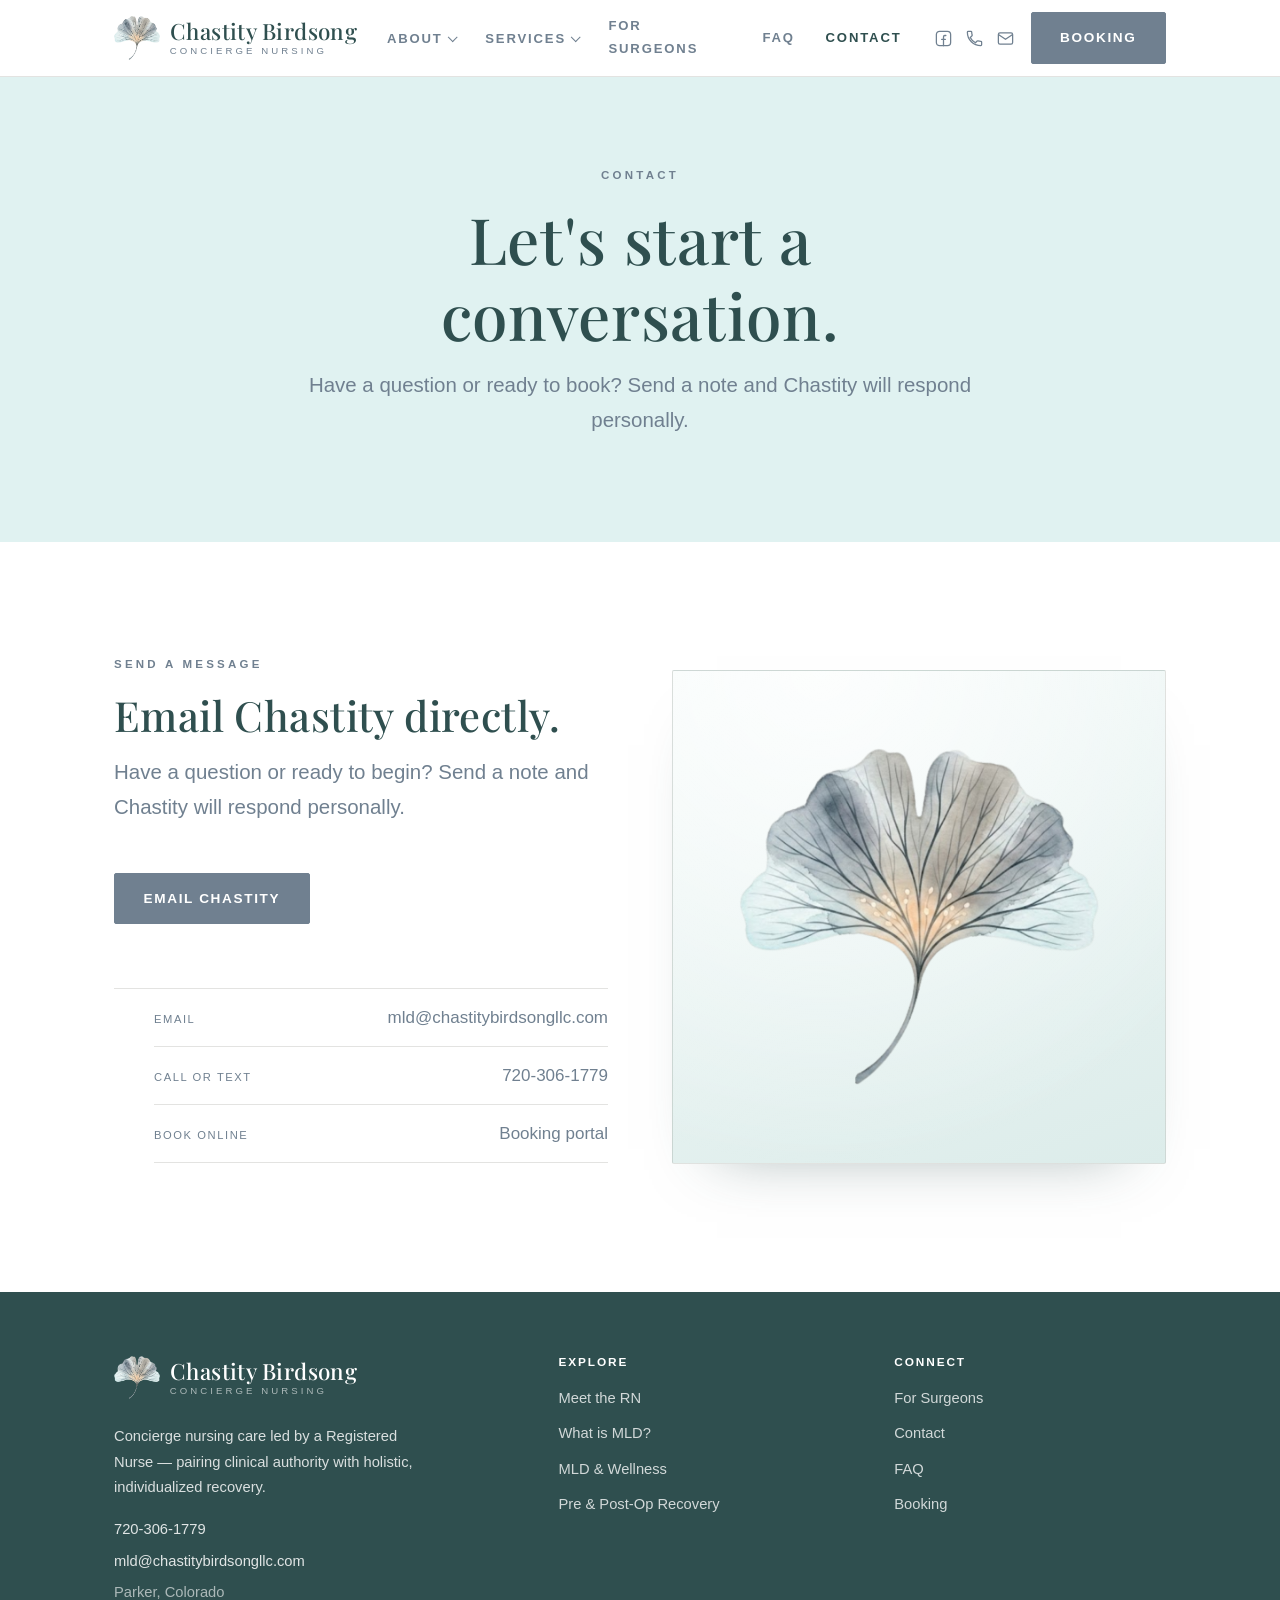
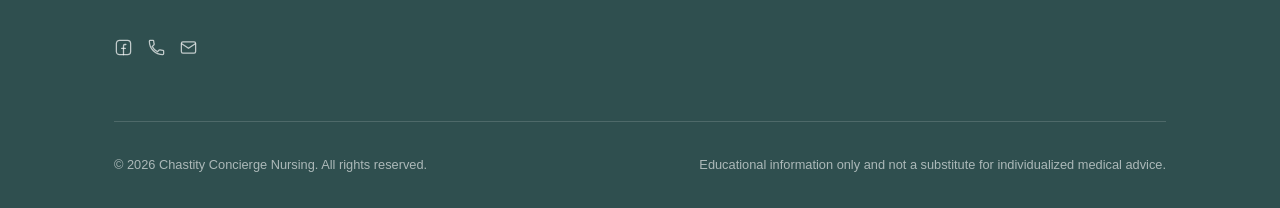
<file: contact.html>
<!DOCTYPE html>
<html lang="en">
<head>
  <meta charset="UTF-8" />
  <meta name="viewport" content="width=device-width, initial-scale=1.0" />
  <title>Contact — Chastity Concierge Nursing</title>
  <meta name="description" content="Get in touch with Chastity Concierge Nursing to ask a question or book a consultation." />
  <link rel="preconnect" href="https://fonts.googleapis.com" />
  <link rel="preconnect" href="https://fonts.gstatic.com" crossorigin />
  <link href="https://fonts.googleapis.com/css2?family=Playfair+Display:wght@400;500;600&display=swap" rel="stylesheet" />
  <link rel="stylesheet" href="css/styles.css?v=8" />
  <link rel="canonical" href="https://chastitybirdsongllc.com/contact.html" />
  <meta name="author" content="Chastity Birdsong, RN" />
  <meta name="robots" content="index, follow, max-image-preview:large" />
  <!-- Local SEO -->
  <meta name="geo.region" content="US-CO" />
  <meta name="geo.placename" content="Parker, Colorado" />
  <meta name="geo.position" content="39.5186;-104.7614" />
  <meta name="ICBM" content="39.5186, -104.7614" />
  <!-- Open Graph -->
  <meta property="og:type" content="website" />
  <meta property="og:site_name" content="Chastity Birdsong Concierge Nursing" />
  <meta property="og:locale" content="en_US" />
  <meta property="og:title" content="Contact — Chastity Concierge Nursing" />
  <meta property="og:description" content="Get in touch with Chastity Concierge Nursing to ask a question or book a consultation." />
  <meta property="og:url" content="https://chastitybirdsongllc.com/contact.html" />
  <meta property="og:image" content="https://chastitybirdsongllc.com/assets/og-image.png" />
  <meta property="og:image:width" content="1200" />
  <meta property="og:image:height" content="630" />
  <meta property="og:image:alt" content="Chastity Birdsong Concierge Nursing — Manual Lymphatic Drainage in Parker, Colorado" />
  <!-- Twitter -->
  <meta name="twitter:card" content="summary_large_image" />
  <meta name="twitter:title" content="Contact — Chastity Concierge Nursing" />
  <meta name="twitter:description" content="Get in touch with Chastity Concierge Nursing to ask a question or book a consultation." />
  <meta name="twitter:image" content="https://chastitybirdsongllc.com/assets/og-image.png" />
  <!-- Icons & theme -->
  <meta name="theme-color" content="#2F4F4F" />
  <link rel="icon" href="/assets/favicon.svg" type="image/svg+xml" />
  <link rel="icon" type="image/png" sizes="192x192" href="/assets/icon-192.png" />
  <link rel="apple-touch-icon" href="/assets/apple-touch-icon.png" />
  <link rel="manifest" href="/site.webmanifest" />
  <script type="application/ld+json">
  {
    "@context": "https://schema.org",
    "@graph": [
      {
        "@type": [
          "MedicalBusiness",
          "HealthAndBeautyBusiness"
        ],
        "@id": "https://chastitybirdsongllc.com/#business",
        "name": "Chastity Birdsong Concierge Nursing",
        "alternateName": "Chastity Birdsong LLC",
        "description": "Concierge Registered Nurse (RN) and CPST in Parker, Colorado specializing in Manual Lymphatic Drainage (MLD) using the gold-standard Vodder Method — expert concierge care for nervous-system calming and pre/post-operative recovery.",
        "url": "https://chastitybirdsongllc.com/",
        "telephone": "+1-720-306-1779",
        "email": "mld@chastitybirdsongllc.com",
        "image": "https://chastitybirdsongllc.com/assets/og-image.png",
        "logo": "https://chastitybirdsongllc.com/assets/icon-512.png",
        "sameAs": [
          "https://www.facebook.com/profile.php?id=61591408636728"
        ],
        "priceRange": "$$",
        "currenciesAccepted": "USD",
        "paymentAccepted": "Cash, Credit Card",
        "address": {
          "@type": "PostalAddress",
          "addressLocality": "Parker",
          "addressRegion": "CO",
          "addressCountry": "US"
        },
        "geo": {
          "@type": "GeoCoordinates",
          "latitude": 39.5186,
          "longitude": -104.7614
        },
        "areaServed": [
          {
            "@type": "City",
            "name": "Parker"
          },
          {
            "@type": "City",
            "name": "Lone Tree"
          },
          {
            "@type": "City",
            "name": "Castle Rock"
          },
          {
            "@type": "City",
            "name": "Centennial"
          },
          {
            "@type": "City",
            "name": "Denver"
          },
          {
            "@type": "AdministrativeArea",
            "name": "Douglas County, Colorado"
          }
        ],
        "founder": {
          "@type": "Person",
          "name": "Chastity Birdsong",
          "honorificSuffix": "RN",
          "jobTitle": "Registered Nurse"
        },
        "knowsAbout": [
          "Manual Lymphatic Drainage",
          "Vodder Method",
          "Lymphatic drainage massage",
          "Post-operative recovery",
          "Pre-operative preparation",
          "Post-surgical swelling",
          "Aesthetic surgery recovery",
          "Edema management",
          "Nervous system regulation"
        ],
        "makesOffer": [
          {
            "@type": "Offer",
            "itemOffered": {
              "@type": "Service",
              "name": "Manual Lymphatic Drainage (MLD)",
              "description": "Gentle, Vodder-Method manual lymphatic drainage to reduce swelling and support the lymphatic system.",
              "provider": {
                "@id": "https://chastitybirdsongllc.com/#business"
              }
            }
          },
          {
            "@type": "Offer",
            "itemOffered": {
              "@type": "Service",
              "name": "Restorative Wellness",
              "description": "Nurse-led restorative wellness sessions supporting circulation, immunity, and recovery.",
              "provider": {
                "@id": "https://chastitybirdsongllc.com/#business"
              }
            }
          },
          {
            "@type": "Offer",
            "itemOffered": {
              "@type": "Service",
              "name": "Nervous System Calming",
              "description": "Parasympathetic, nervous-system-calming bodywork to lower stress and promote rest.",
              "provider": {
                "@id": "https://chastitybirdsongllc.com/#business"
              }
            }
          },
          {
            "@type": "Offer",
            "itemOffered": {
              "@type": "Service",
              "name": "Pre & Post-Operative Recovery",
              "description": "Pre- and post-surgical MLD to manage edema, bruising, and healing under clinical oversight.",
              "provider": {
                "@id": "https://chastitybirdsongllc.com/#business"
              }
            }
          },
          {
            "@type": "Offer",
            "itemOffered": {
              "@type": "Service",
              "name": "Aesthetic Surgery Recovery",
              "description": "Specialized post-operative lymphatic care for aesthetic and cosmetic surgery patients.",
              "provider": {
                "@id": "https://chastitybirdsongllc.com/#business"
              }
            }
          },
          {
            "@type": "Offer",
            "itemOffered": {
              "@type": "Service",
              "name": "Pregnancy & Postpartum Support",
              "description": "Gentle lymphatic and wellness care for pregnancy and the postpartum period.",
              "provider": {
                "@id": "https://chastitybirdsongllc.com/#business"
              }
            }
          }
        ]
      },
      {
        "@type": "BreadcrumbList",
        "itemListElement": [
          {
            "@type": "ListItem",
            "position": 1,
            "name": "Home",
            "item": "https://chastitybirdsongllc.com/"
          },
          {
            "@type": "ListItem",
            "position": 2,
            "name": "Contact",
            "item": "https://chastitybirdsongllc.com/contact.html"
          }
        ]
      }
    ]
  }
  </script>
</head>
<body>
  <a class="skip-link" href="#main">Skip to content</a>

  <header class="site-header">
    <nav class="nav container" aria-label="Primary">
      <a class="brand" href="index.html"><img class="brand__mark" src="assets/logo-mark.png" alt="" width="342" height="320" decoding="async" /><span class="brand__text">Chastity Birdsong <small>Concierge Nursing</small></span></a>
      <button class="nav-toggle" aria-label="Toggle navigation" aria-controls="nav-menu" aria-expanded="false">
        <span></span><span></span><span></span>
      </button>
      <ul class="nav-menu" id="nav-menu">
        <li>
          <button class="nav-link" aria-haspopup="true" aria-expanded="false">About <span class="caret" aria-hidden="true"></span></button>
          <ul class="dropdown">
            <li><a href="about.html#meet">Meet the RN</a></li>
            <li><a href="about.html#mld">What is MLD?</a></li>
          </ul>
        </li>
        <li>
          <button class="nav-link" aria-haspopup="true" aria-expanded="false">Services <span class="caret" aria-hidden="true"></span></button>
          <ul class="dropdown">
            <li><a href="services.html#mld">MLD &amp; Wellness</a></li>
            <li><a href="services.html#calming">Nervous System Calming</a></li>
            <li><a href="services.html#recovery">Pre &amp; Post-Op Recovery</a></li>
            <li><a href="services.html#aesthetic">Aesthetic Surgery Recovery</a></li>
            <li><a href="services.html#pregnancy">Pregnancy &amp; Postpartum</a></li>
          </ul>
        </li>
        <li><a class="nav-link" href="for-surgeons.html">For Surgeons</a></li>
        <li><a class="nav-link" href="faq.html">FAQ</a></li>
        <li><a class="nav-link is-active" href="contact.html">Contact</a></li>
      </ul>
      <div class="nav-actions">
        <div class="social" aria-label="Social media">
          <!-- Instagram & LinkedIn hidden for now until social accounts are live -->
          <!--
          <a href="#" aria-label="Instagram" title="Instagram (placeholder)"><svg viewBox="0 0 24 24" fill="none" stroke="currentColor" stroke-width="1.6"><rect x="3" y="3" width="18" height="18" rx="5"/><circle cx="12" cy="12" r="4"/><circle cx="17.5" cy="6.5" r="1" fill="currentColor" stroke="none"/></svg></a>
          <a href="#" aria-label="LinkedIn" title="LinkedIn (placeholder)"><svg viewBox="0 0 24 24" fill="none" stroke="currentColor" stroke-width="1.6"><rect x="3" y="3" width="18" height="18" rx="3"/><line x1="7" y1="10" x2="7" y2="17"/><circle cx="7" cy="6.8" r="0.6" fill="currentColor" stroke="none"/><path d="M11 17v-3.5a2.5 2.5 0 0 1 5 0V17"/><line x1="11" y1="10" x2="11" y2="17"/></svg></a>
          -->
          <a href="https://www.facebook.com/profile.php?id=61591408636728" data-facebook aria-label="Facebook" title="Facebook" target="_blank" rel="noopener"><svg viewBox="0 0 24 24" fill="none" stroke="currentColor" stroke-width="1.6"><rect x="3" y="3" width="18" height="18" rx="4"/><path d="M15 8.2h-1.4c-1 0-1.6.6-1.6 1.7V21" stroke-linecap="round"/><path d="M9.7 13.2h4.6" stroke-linecap="round"/></svg></a>
          <a href="tel:+17203061779" aria-label="Call" title="Call Chastity"><svg viewBox="0 0 24 24" fill="none" stroke="currentColor" stroke-width="1.6"><path d="M6.6 10.8a15.5 15.5 0 0 0 6.6 6.6l2.2-2.2a1 1 0 0 1 1-.24 11.4 11.4 0 0 0 3.6.58 1 1 0 0 1 1 1V20a1 1 0 0 1-1 1A17 17 0 0 1 3 4a1 1 0 0 1 1-1h3.5a1 1 0 0 1 1 1 11.4 11.4 0 0 0 .58 3.6 1 1 0 0 1-.24 1z"/></svg></a>
          <a href="mailto:mld@chastitybirdsongllc.com" aria-label="Email" title="Email Chastity"><svg viewBox="0 0 24 24" fill="none" stroke="currentColor" stroke-width="1.6"><rect x="3" y="5" width="18" height="14" rx="2"/><path d="M3 7l9 6 9-6"/></svg></a>
        </div>
        <a class="btn btn--primary" href="https://chastitybirdsongllc.noterro.com/" target="_blank" rel="noopener" data-noterro-booking>Booking</a>
      </div>
    </nav>
  </header>

  <main id="main">
    <section class="page-hero">
      <div class="container">
        <span class="eyebrow">Contact</span>
        <h1>Let's start a conversation.</h1>
        <p class="lead measure">
          Have a question or ready to book? Send a note and Chastity will respond personally.
        </p>
      </div>
    </section>

    <section class="section" aria-labelledby="form-title">
      <div class="container split">
        <!--
          Phase 1: contact is a direct mailto link to mld@chastitybirdsongllc.com.
          PHASE 2 — DEVELOPER NOTE:
          Replace this with a full contact form including pre-qualifying fields:
            - Expected Surgery Date (date)
            - Procedure Type (select)
            - Referring Surgeon (text)
          Wire submission to a form handler / Noterro before launch.
        -->
        <div class="contact-detail">
          <span class="eyebrow">Send a message</span>
          <h2 id="form-title">Email Chastity directly.</h2>
          <p class="lead">
            Have a question or ready to begin? Send a note and Chastity will
            respond personally.
          </p>
          <a class="btn btn--primary contact-detail__cta" href="mailto:mld@chastitybirdsongllc.com">Email Chastity</a>
          <ul class="contact-methods">
            <li>
              <span>Email</span>
              <a href="mailto:mld@chastitybirdsongllc.com">mld@chastitybirdsongllc.com</a>
            </li>
            <li>
              <span>Call or text</span>
              <a href="tel:+17203061779">720-306-1779</a>
            </li>
            <li>
              <span>Book online</span>
              <a href="https://chastitybirdsongllc.noterro.com/" target="_blank" rel="noopener" data-noterro-booking>Booking portal</a>
            </li>
          </ul>
        </div>
        <div class="brand-panel">
          <img src="assets/logo-large.png" width="812" height="760" loading="lazy" decoding="async"
               alt="Chastity Birdsong Concierge Nursing — watercolor ginkgo leaf logo" />
        </div>
      </div>
    </section>
  </main>

  <footer class="site-footer">
    <div class="container">
      <div class="footer-grid">
        <div>
          <span class="brand"><img class="brand__mark" src="assets/logo-mark.png" alt="" width="342" height="320" loading="lazy" decoding="async" /><span class="brand__text">Chastity Birdsong <small>Concierge Nursing</small></span></span>
          <p style="margin-top: var(--space-sm); max-width: 38ch;">
            Concierge nursing care led by a Registered Nurse — pairing clinical authority
            with holistic, individualized recovery.
          </p>
          <address class="footer-nap">
            <a href="tel:+17203061779">720-306-1779</a>
            <a href="mailto:mld@chastitybirdsongllc.com">mld@chastitybirdsongllc.com</a>
            <span>Parker, Colorado</span>
          </address>
          <div class="footer-social" aria-label="Social media">
            <a href="https://www.facebook.com/profile.php?id=61591408636728" data-facebook aria-label="Facebook" title="Facebook" target="_blank" rel="noopener"><svg viewBox="0 0 24 24" fill="none" stroke="currentColor" stroke-width="1.6"><rect x="3" y="3" width="18" height="18" rx="4"/><path d="M15 8.2h-1.4c-1 0-1.6.6-1.6 1.7V21" stroke-linecap="round"/><path d="M9.7 13.2h4.6" stroke-linecap="round"/></svg></a>
            <a href="tel:+17203061779" aria-label="Call" title="Call Chastity"><svg viewBox="0 0 24 24" fill="none" stroke="currentColor" stroke-width="1.6"><path d="M6.6 10.8a15.5 15.5 0 0 0 6.6 6.6l2.2-2.2a1 1 0 0 1 1-.24 11.4 11.4 0 0 0 3.6.58 1 1 0 0 1 1 1V20a1 1 0 0 1-1 1A17 17 0 0 1 3 4a1 1 0 0 1 1-1h3.5a1 1 0 0 1 1 1 11.4 11.4 0 0 0 .58 3.6 1 1 0 0 1-.24 1z"/></svg></a>
            <a href="mailto:mld@chastitybirdsongllc.com" aria-label="Email" title="Email Chastity"><svg viewBox="0 0 24 24" fill="none" stroke="currentColor" stroke-width="1.6"><rect x="3" y="5" width="18" height="14" rx="2"/><path d="M3 7l9 6 9-6"/></svg></a>
          </div>
        </div>
        <div class="footer-col">
          <h4>Explore</h4>
          <ul>
            <li><a href="about.html#meet">Meet the RN</a></li>
            <li><a href="about.html#mld">What is MLD?</a></li>
            <li><a href="services.html#mld">MLD &amp; Wellness</a></li>
            <li><a href="services.html#recovery">Pre &amp; Post-Op Recovery</a></li>
          </ul>
        </div>
        <div class="footer-col">
          <h4>Connect</h4>
          <ul>
            <li><a href="for-surgeons.html">For Surgeons</a></li>
            <li><a href="contact.html">Contact</a></li>
            <li><a href="faq.html">FAQ</a></li>
            <li><a href="https://chastitybirdsongllc.noterro.com/" target="_blank" rel="noopener" data-noterro-booking>Booking</a></li>
          </ul>
        </div>
      </div>
      <div class="footer-bottom">
        <span>&copy; <span data-year>2026</span> Chastity Concierge Nursing. All rights reserved.</span>
        <span class="disclaimer">Educational information only and not a substitute for individualized medical advice.</span>
      </div>
    </div>
  </footer>

  <script src="js/main.js"></script>
</body>
</html>
</file>
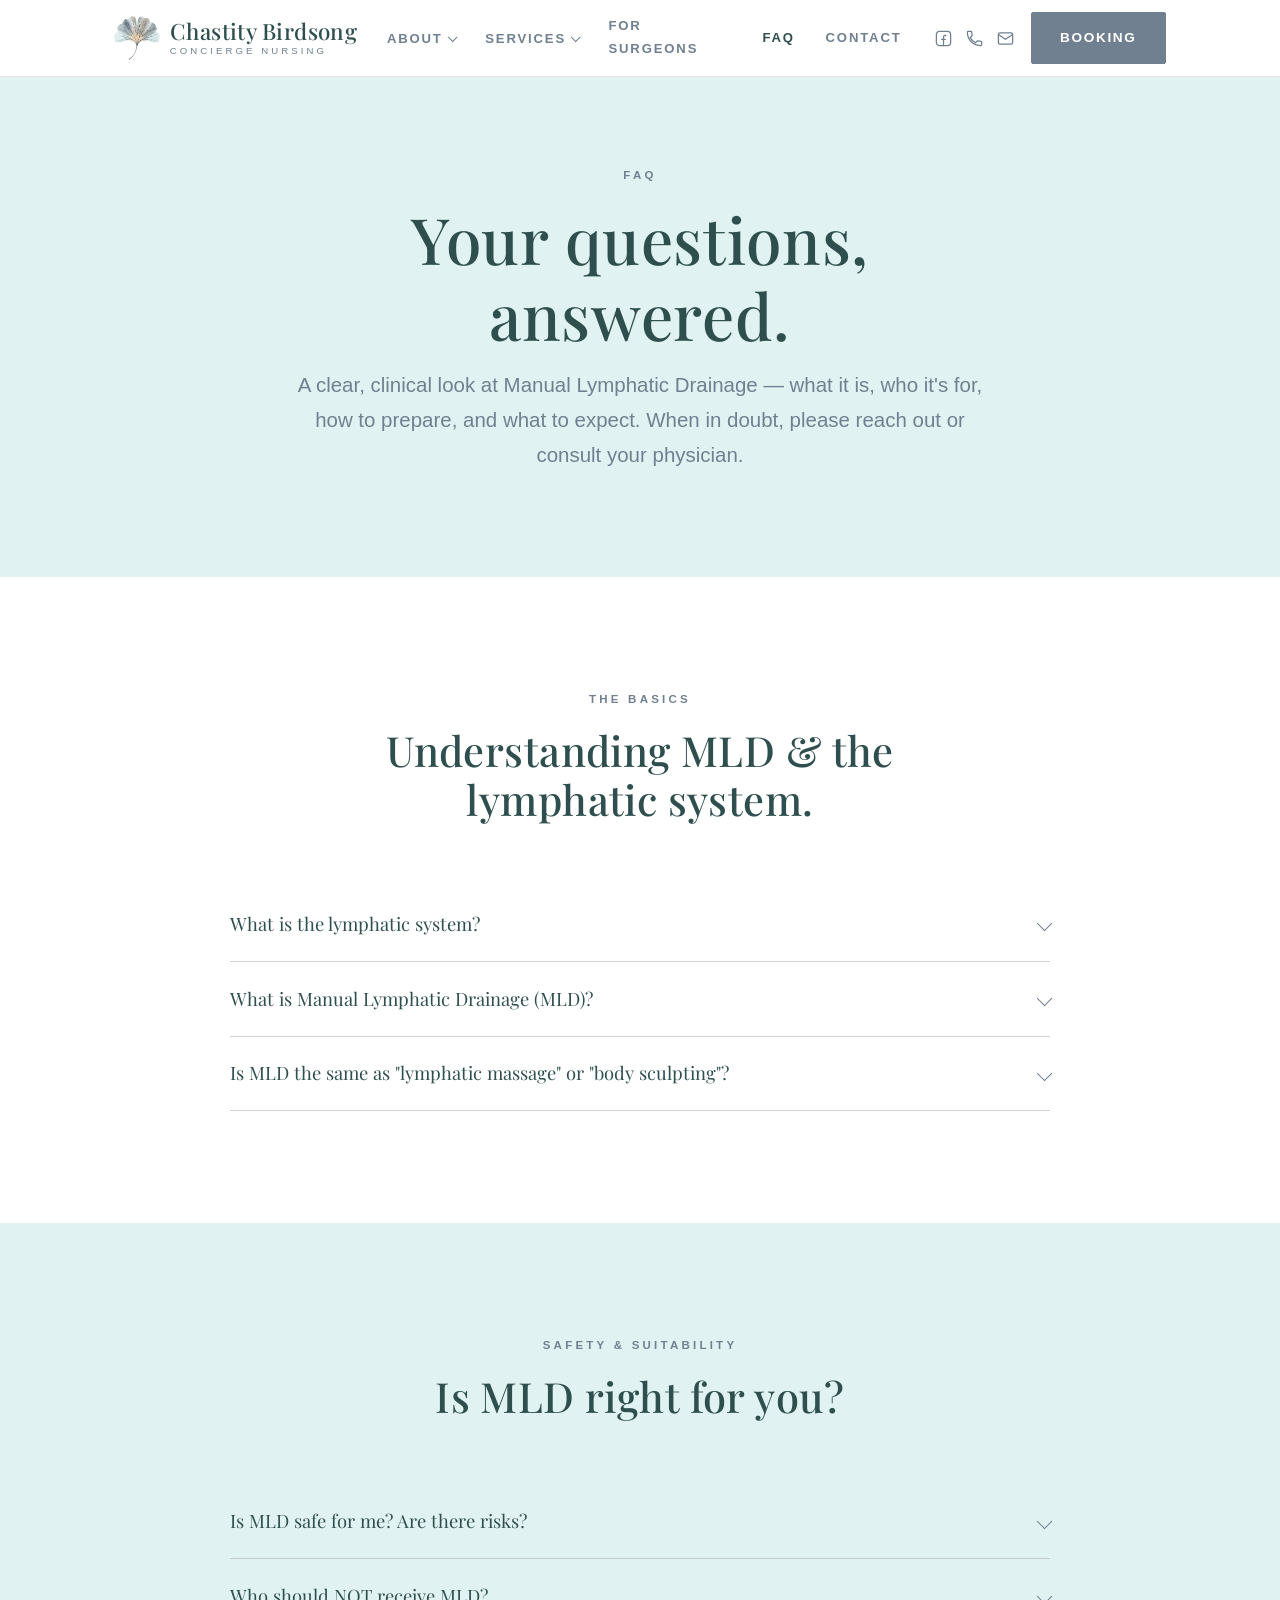
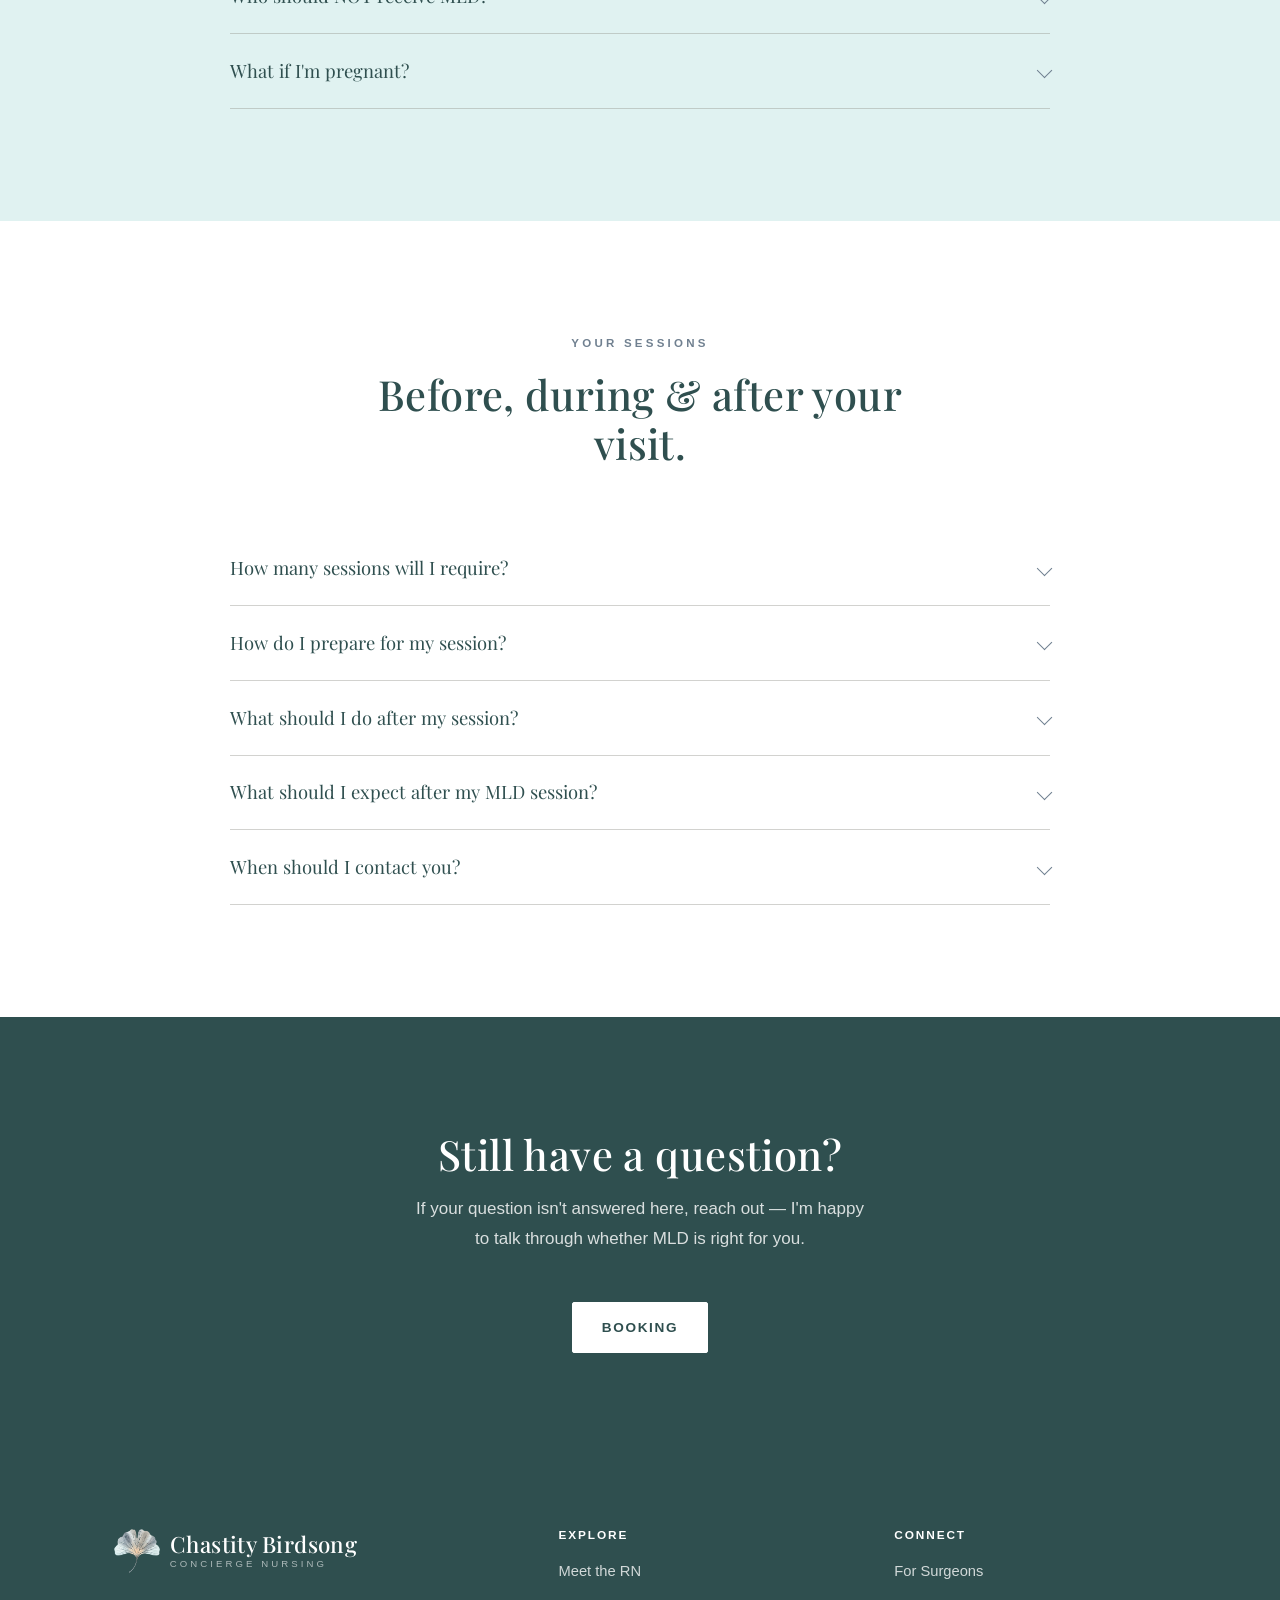
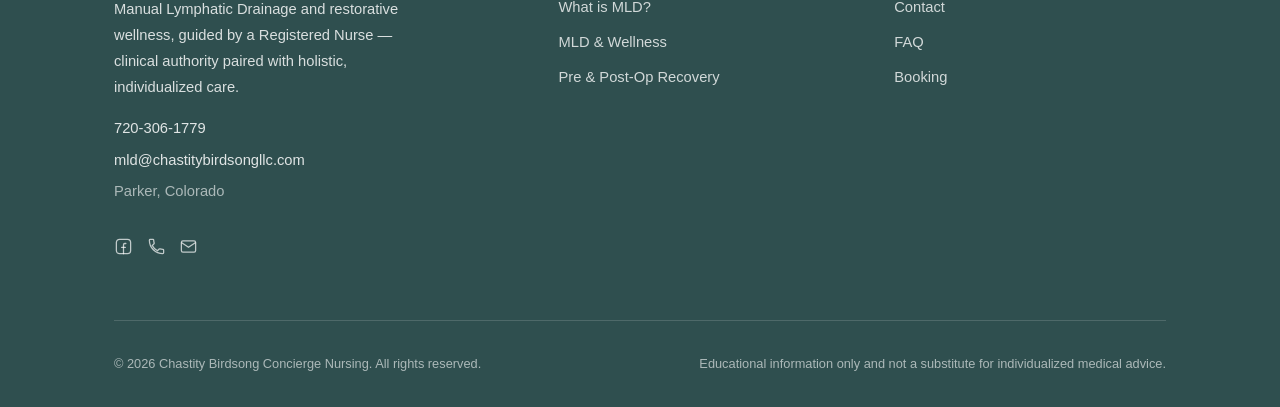
<file: faq.html>
<!DOCTYPE html>
<html lang="en">
<head>
  <meta charset="UTF-8" />
  <meta name="viewport" content="width=device-width, initial-scale=1.0" />
  <title>FAQ — Chastity Birdsong Concierge Nursing</title>
  <meta name="description" content="Answers to common questions about Manual Lymphatic Drainage (MLD) — what it is, who it's for, safety and contraindications, how to prepare, and what to expect." />
  <link rel="preconnect" href="https://fonts.googleapis.com" />
  <link rel="preconnect" href="https://fonts.gstatic.com" crossorigin />
  <link href="https://fonts.googleapis.com/css2?family=Playfair+Display:wght@400;500;600&display=swap" rel="stylesheet" />
  <link rel="stylesheet" href="css/styles.css?v=8" />
  <link rel="canonical" href="https://chastitybirdsongllc.com/faq.html" />
  <meta name="author" content="Chastity Birdsong, RN" />
  <meta name="robots" content="index, follow, max-image-preview:large" />
  <!-- Local SEO -->
  <meta name="geo.region" content="US-CO" />
  <meta name="geo.placename" content="Parker, Colorado" />
  <meta name="geo.position" content="39.5186;-104.7614" />
  <meta name="ICBM" content="39.5186, -104.7614" />
  <!-- Open Graph -->
  <meta property="og:type" content="website" />
  <meta property="og:site_name" content="Chastity Birdsong Concierge Nursing" />
  <meta property="og:locale" content="en_US" />
  <meta property="og:title" content="FAQ — Chastity Birdsong Concierge Nursing" />
  <meta property="og:description" content="Answers to common questions about Manual Lymphatic Drainage (MLD) — what it is, who it's for, safety and contraindications, how to prepare, and what to expect." />
  <meta property="og:url" content="https://chastitybirdsongllc.com/faq.html" />
  <meta property="og:image" content="https://chastitybirdsongllc.com/assets/og-image.png" />
  <meta property="og:image:width" content="1200" />
  <meta property="og:image:height" content="630" />
  <meta property="og:image:alt" content="Chastity Birdsong Concierge Nursing — Manual Lymphatic Drainage in Parker, Colorado" />
  <!-- Twitter -->
  <meta name="twitter:card" content="summary_large_image" />
  <meta name="twitter:title" content="FAQ — Chastity Birdsong Concierge Nursing" />
  <meta name="twitter:description" content="Answers to common questions about Manual Lymphatic Drainage (MLD) — what it is, who it's for, safety and contraindications, how to prepare, and what to expect." />
  <meta name="twitter:image" content="https://chastitybirdsongllc.com/assets/og-image.png" />
  <!-- Icons & theme -->
  <meta name="theme-color" content="#2F4F4F" />
  <link rel="icon" href="/assets/favicon.svg" type="image/svg+xml" />
  <link rel="icon" type="image/png" sizes="192x192" href="/assets/icon-192.png" />
  <link rel="apple-touch-icon" href="/assets/apple-touch-icon.png" />
  <link rel="manifest" href="/site.webmanifest" />
  <script type="application/ld+json">
  {
    "@context": "https://schema.org",
    "@graph": [
      {
        "@type": [
          "MedicalBusiness",
          "HealthAndBeautyBusiness"
        ],
        "@id": "https://chastitybirdsongllc.com/#business",
        "name": "Chastity Birdsong Concierge Nursing",
        "alternateName": "Chastity Birdsong LLC",
        "description": "Concierge Registered Nurse (RN) and CPST in Parker, Colorado specializing in Manual Lymphatic Drainage (MLD) using the gold-standard Vodder Method — expert concierge care for nervous-system calming and pre/post-operative recovery.",
        "url": "https://chastitybirdsongllc.com/",
        "telephone": "+1-720-306-1779",
        "email": "mld@chastitybirdsongllc.com",
        "image": "https://chastitybirdsongllc.com/assets/og-image.png",
        "logo": "https://chastitybirdsongllc.com/assets/icon-512.png",
        "sameAs": [
          "https://www.facebook.com/profile.php?id=61591408636728"
        ],
        "priceRange": "$$",
        "currenciesAccepted": "USD",
        "paymentAccepted": "Cash, Credit Card",
        "address": {
          "@type": "PostalAddress",
          "addressLocality": "Parker",
          "addressRegion": "CO",
          "addressCountry": "US"
        },
        "geo": {
          "@type": "GeoCoordinates",
          "latitude": 39.5186,
          "longitude": -104.7614
        },
        "areaServed": [
          {
            "@type": "City",
            "name": "Parker"
          },
          {
            "@type": "City",
            "name": "Lone Tree"
          },
          {
            "@type": "City",
            "name": "Castle Rock"
          },
          {
            "@type": "City",
            "name": "Centennial"
          },
          {
            "@type": "City",
            "name": "Denver"
          },
          {
            "@type": "AdministrativeArea",
            "name": "Douglas County, Colorado"
          }
        ],
        "founder": {
          "@type": "Person",
          "name": "Chastity Birdsong",
          "honorificSuffix": "RN",
          "jobTitle": "Registered Nurse"
        },
        "knowsAbout": [
          "Manual Lymphatic Drainage",
          "Vodder Method",
          "Lymphatic drainage massage",
          "Post-operative recovery",
          "Pre-operative preparation",
          "Post-surgical swelling",
          "Aesthetic surgery recovery",
          "Edema management",
          "Nervous system regulation"
        ],
        "makesOffer": [
          {
            "@type": "Offer",
            "itemOffered": {
              "@type": "Service",
              "name": "Manual Lymphatic Drainage (MLD)",
              "description": "Gentle, Vodder-Method manual lymphatic drainage to reduce swelling and support the lymphatic system.",
              "provider": {
                "@id": "https://chastitybirdsongllc.com/#business"
              }
            }
          },
          {
            "@type": "Offer",
            "itemOffered": {
              "@type": "Service",
              "name": "Restorative Wellness",
              "description": "Nurse-led restorative wellness sessions supporting circulation, immunity, and recovery.",
              "provider": {
                "@id": "https://chastitybirdsongllc.com/#business"
              }
            }
          },
          {
            "@type": "Offer",
            "itemOffered": {
              "@type": "Service",
              "name": "Nervous System Calming",
              "description": "Parasympathetic, nervous-system-calming bodywork to lower stress and promote rest.",
              "provider": {
                "@id": "https://chastitybirdsongllc.com/#business"
              }
            }
          },
          {
            "@type": "Offer",
            "itemOffered": {
              "@type": "Service",
              "name": "Pre & Post-Operative Recovery",
              "description": "Pre- and post-surgical MLD to manage edema, bruising, and healing under clinical oversight.",
              "provider": {
                "@id": "https://chastitybirdsongllc.com/#business"
              }
            }
          },
          {
            "@type": "Offer",
            "itemOffered": {
              "@type": "Service",
              "name": "Aesthetic Surgery Recovery",
              "description": "Specialized post-operative lymphatic care for aesthetic and cosmetic surgery patients.",
              "provider": {
                "@id": "https://chastitybirdsongllc.com/#business"
              }
            }
          },
          {
            "@type": "Offer",
            "itemOffered": {
              "@type": "Service",
              "name": "Pregnancy & Postpartum Support",
              "description": "Gentle lymphatic and wellness care for pregnancy and the postpartum period.",
              "provider": {
                "@id": "https://chastitybirdsongllc.com/#business"
              }
            }
          }
        ]
      },
      {
        "@type": "FAQPage",
        "@id": "https://chastitybirdsongllc.com/faq.html#faq",
        "mainEntity": [
          {
            "@type": "Question",
            "name": "What is the lymphatic system?",
            "acceptedAnswer": {
              "@type": "Answer",
              "text": "The lymphatic system is a crucial component of your body's circulatory and immune systems. It is a network of vessels and lymph nodes that collect fluid, proteins, and cellular debris from between your cells and transport it back toward your heart. Your lymph nodes filter this fluid and serve as immune-system checkpoints, combating bacteria and viruses. This system maintains fluid balance throughout your body. An active, healthy lymphatic system fights infections more effectively and maintains healthy fluid balance throughout your tissues."
            }
          },
          {
            "@type": "Question",
            "name": "What is Manual Lymphatic Drainage (MLD)?",
            "acceptedAnswer": {
              "@type": "Answer",
              "text": "Manual Lymphatic Drainage (MLD) is a specialized medical technique developed by researchers and physicians specializing in the lymphatic system. This manual technique mimics the body's natural fluid-movement process, albeit at an accelerated rate, thereby aiding the recovery of a sluggish or compromised lymphatic system and alleviating swelling. MLD is based on established protocols and is recognized by medical professionals as a safe and effective treatment for multiple conditions."
            }
          },
          {
            "@type": "Question",
            "name": "Is MLD the same as \"lymphatic massage\" or \"body sculpting\"?",
            "acceptedAnswer": {
              "@type": "Answer",
              "text": "Technically, no — Manual Lymphatic Drainage (MLD) is not the same as the \"lymphatic massage\" or \"body sculpting\" services often advertised. While these services may use similar terminology, they differ significantly in technique, purpose, and outcomes. Understanding these distinctions enables you to select the appropriate treatment for your needs and set realistic expectations. Generally, these sculpting sessions are not suitable for medical conditions such as post-surgical recovery or lymphedema due to their vigorous nature. Why the distinction matters: For clients who are post-surgical, have lymphedema, complex medical histories, chronic inflammation, autoimmune conditions, injury recovery, are pregnant, or are seeking therapeutic wellness, using the incorrect technique can be counterproductive at best and potentially hazardous at worst. Firm pressure, aggressive manipulation, or improper drainage techniques can: Damage compromised or healing tissues Increase swelling rather than reduce it Cause complications such as seromas or hematomas Delay recovery or potentially harm surgical results I provide authentic MLD using established medical protocols and evidence-based techniques developed for therapeutic purposes."
            }
          },
          {
            "@type": "Question",
            "name": "Is MLD safe for me? Are there risks?",
            "acceptedAnswer": {
              "@type": "Answer",
              "text": "Manual Lymphatic Drainage (MLD) is generally considered safe and is one of the gentlest forms of therapeutic bodywork. However, there are certain conditions where MLD should be avoided or modified. If you have recently undergone surgery and still have bandages, sutures, drains, or other surgical interventions, please rest assured that the post-operative treatment I provide is extremely gentle and adheres to clinical best practices. My protocol includes: Refraining from touching open incisions Refraining from removing dressings over incisions Wearing gloves when working close to open incisions Employing the gentlest touch to guide lymphatic fluid away from surgical sites During your initial consultation, we will review your health history to determine whether MLD is appropriate for your specific situation. If you have any medical conditions, we will discuss how to safely adapt the treatment to your needs. When in doubt, please consult your physician — I am always happy to communicate with your healthcare team to ensure coordinated and safe care."
            }
          },
          {
            "@type": "Question",
            "name": "Who should NOT receive MLD?",
            "acceptedAnswer": {
              "@type": "Answer",
              "text": "Active infection or fever — MLD could spread infection through your system. Congestive heart failure — increased fluid movement can strain the heart. Blood clots (DVT) — risk of clot movement. Acute kidney problems — your kidneys may not be able to process additional fluid. Active or untreated cancer — discuss with your oncologist first. Many cancer survivors receive MLD safely, but timing matters."
            }
          },
          {
            "@type": "Question",
            "name": "What if I'm pregnant?",
            "acceptedAnswer": {
              "@type": "Answer",
              "text": "MLD is generally considered safe during the second and third trimesters of pregnancy and can be beneficial in managing the fluid retention and swelling that commonly occur during this period. For expectant mothers, I employ modified positioning and refrain from directly working over the abdomen. Please note that I do not perform MLD during the first trimester."
            }
          },
          {
            "@type": "Question",
            "name": "How many sessions will I require?",
            "acceptedAnswer": {
              "@type": "Answer",
              "text": "The number of sessions you'll need depends on your specific condition, goals, and how your body responds to treatment. Every individual heals differently, so I will collaborate with you to develop a personalized treatment plan. During your initial visit, we'll create a plan based on your personal factors. Most clients benefit from MLD for up to six months post-operatively, with gradually decreasing frequency, to address any recurring swelling and manage scar tissue."
            }
          },
          {
            "@type": "Question",
            "name": "How do I prepare for my session?",
            "acceptedAnswer": {
              "@type": "Answer",
              "text": "Hydration: Consume ample water in the hours preceding your appointment. Refrain from alcohol for 24 hours prior to treatment. What to wear: Most individuals undress completely or to their underwear for sessions. You will remain covered during treatment, with only the body part being worked on exposed. It's generally beneficial to wear loose-fitting clothing after your sessions, but any attire is acceptable. Compression garments will be removed for the session, and I will assist with reapplication afterward if required. Medications: Continue all prescribed medications as usual. Inform me if you are taking blood thinners (MLD is gentle, but it's important to note). Inform me if you take injections or wear any type of medicated patches."
            }
          },
          {
            "@type": "Question",
            "name": "What should I do after my session?",
            "acceptedAnswer": {
              "@type": "Answer",
              "text": "Consume ample water throughout the day. This facilitates the elimination of lymph fluid mobilized during treatment. Refrain from alcohol for 24 hours following treatment. Allow yourself some rest for a few hours after your session. Gentle activities such as walking, swimming, or yoga can aid lymph flow. Avoid strenuous exercise for 12–24 hours. Avoid hot tubs for 12–24 hours. Pay attention to your body's signals."
            }
          },
          {
            "@type": "Question",
            "name": "What should I expect after my MLD session?",
            "acceptedAnswer": {
              "@type": "Answer",
              "text": "Some potential experiences include: Increased urination, which is a positive indicator of fluid elimination. A sense of relaxation and mild fatigue, which is normal. Mild fatigue to low flu-like symptoms as your body processes and eliminates waste; this typically subsides within 24 hours. Temporary increased thirst; drink water as needed. Improved mobility and a lighter sensation due to reduced swelling and stiffness."
            }
          },
          {
            "@type": "Question",
            "name": "When should I contact you?",
            "acceptedAnswer": {
              "@type": "Answer",
              "text": "Unexpected pain or discomfort. Signs of infection (redness, heat, fever). Unusual increase in swelling. Any concerns regarding your treatment response. For post-surgical clients, it is imperative to also report any concerning symptoms to your surgeon."
            }
          }
        ]
      },
      {
        "@type": "BreadcrumbList",
        "itemListElement": [
          {
            "@type": "ListItem",
            "position": 1,
            "name": "Home",
            "item": "https://chastitybirdsongllc.com/"
          },
          {
            "@type": "ListItem",
            "position": 2,
            "name": "FAQ",
            "item": "https://chastitybirdsongllc.com/faq.html"
          }
        ]
      }
    ]
  }
  </script>
</head>
<body>
  <a class="skip-link" href="#main">Skip to content</a>

  <header class="site-header">
    <nav class="nav container" aria-label="Primary">
      <a class="brand" href="index.html"><img class="brand__mark" src="assets/logo-mark.png" alt="" width="342" height="320" decoding="async" /><span class="brand__text">Chastity Birdsong <small>Concierge Nursing</small></span></a>
      <button class="nav-toggle" aria-label="Toggle navigation" aria-controls="nav-menu" aria-expanded="false">
        <span></span><span></span><span></span>
      </button>
      <ul class="nav-menu" id="nav-menu">
        <li>
          <button class="nav-link" aria-haspopup="true" aria-expanded="false">About <span class="caret" aria-hidden="true"></span></button>
          <ul class="dropdown">
            <li><a href="about.html#meet">Meet the RN</a></li>
            <li><a href="about.html#mld">What is MLD?</a></li>
          </ul>
        </li>
        <li>
          <button class="nav-link" aria-haspopup="true" aria-expanded="false">Services <span class="caret" aria-hidden="true"></span></button>
          <ul class="dropdown">
            <li><a href="services.html#mld">MLD &amp; Wellness</a></li>
            <li><a href="services.html#calming">Nervous System Calming</a></li>
            <li><a href="services.html#recovery">Pre &amp; Post-Op Recovery</a></li>
            <li><a href="services.html#aesthetic">Aesthetic Surgery Recovery</a></li>
            <li><a href="services.html#pregnancy">Pregnancy &amp; Postpartum</a></li>
          </ul>
        </li>
        <li><a class="nav-link" href="for-surgeons.html">For Surgeons</a></li>
        <li><a class="nav-link is-active" href="faq.html">FAQ</a></li>
        <li><a class="nav-link" href="contact.html">Contact</a></li>
      </ul>
      <div class="nav-actions">
        <div class="social" aria-label="Social media">
          <!-- Instagram & LinkedIn hidden for now until social accounts are live -->
          <!--
          <a href="#" aria-label="Instagram" title="Instagram (placeholder)"><svg viewBox="0 0 24 24" fill="none" stroke="currentColor" stroke-width="1.6"><rect x="3" y="3" width="18" height="18" rx="5"/><circle cx="12" cy="12" r="4"/><circle cx="17.5" cy="6.5" r="1" fill="currentColor" stroke="none"/></svg></a>
          <a href="#" aria-label="LinkedIn" title="LinkedIn (placeholder)"><svg viewBox="0 0 24 24" fill="none" stroke="currentColor" stroke-width="1.6"><rect x="3" y="3" width="18" height="18" rx="3"/><line x1="7" y1="10" x2="7" y2="17"/><circle cx="7" cy="6.8" r="0.6" fill="currentColor" stroke="none"/><path d="M11 17v-3.5a2.5 2.5 0 0 1 5 0V17"/><line x1="11" y1="10" x2="11" y2="17"/></svg></a>
          -->
          <a href="https://www.facebook.com/profile.php?id=61591408636728" data-facebook aria-label="Facebook" title="Facebook" target="_blank" rel="noopener"><svg viewBox="0 0 24 24" fill="none" stroke="currentColor" stroke-width="1.6"><rect x="3" y="3" width="18" height="18" rx="4"/><path d="M15 8.2h-1.4c-1 0-1.6.6-1.6 1.7V21" stroke-linecap="round"/><path d="M9.7 13.2h4.6" stroke-linecap="round"/></svg></a>
          <a href="tel:+17203061779" aria-label="Call" title="Call Chastity"><svg viewBox="0 0 24 24" fill="none" stroke="currentColor" stroke-width="1.6"><path d="M6.6 10.8a15.5 15.5 0 0 0 6.6 6.6l2.2-2.2a1 1 0 0 1 1-.24 11.4 11.4 0 0 0 3.6.58 1 1 0 0 1 1 1V20a1 1 0 0 1-1 1A17 17 0 0 1 3 4a1 1 0 0 1 1-1h3.5a1 1 0 0 1 1 1 11.4 11.4 0 0 0 .58 3.6 1 1 0 0 1-.24 1z"/></svg></a>
          <a href="mailto:mld@chastitybirdsongllc.com" aria-label="Email" title="Email Chastity"><svg viewBox="0 0 24 24" fill="none" stroke="currentColor" stroke-width="1.6"><rect x="3" y="5" width="18" height="14" rx="2"/><path d="M3 7l9 6 9-6"/></svg></a>
        </div>
        <a class="btn btn--primary" href="https://chastitybirdsongllc.noterro.com/" target="_blank" rel="noopener" data-noterro-booking>Booking</a>
      </div>
    </nav>
  </header>

  <main id="main">
    <section class="page-hero">
      <div class="container">
        <span class="eyebrow">FAQ</span>
        <h1>Your questions, answered.</h1>
        <p class="lead measure">
          A clear, clinical look at Manual Lymphatic Drainage — what it is, who it's for, how to
          prepare, and what to expect. When in doubt, please reach out or consult your physician.
        </p>
      </div>
    </section>

    <!-- ===================== THE BASICS ===================== -->
    <section class="section" aria-labelledby="basics-title">
      <div class="container">
        <div class="center measure">
          <span class="eyebrow">The Basics</span>
          <h2 id="basics-title">Understanding MLD &amp; the lymphatic system.</h2>
        </div>
        <div class="faq" style="margin-top: var(--space-lg);">
          <details>
            <summary>What is the lymphatic system?</summary>
            <p>
              The lymphatic system is a crucial component of your body's circulatory and immune
              systems. It is a network of vessels and lymph nodes that collect fluid, proteins, and
              cellular debris from between your cells and transport it back toward your heart. Your
              lymph nodes filter this fluid and serve as immune-system checkpoints, combating
              bacteria and viruses. This system maintains fluid balance throughout your body. An
              active, healthy lymphatic system fights infections more effectively and maintains
              healthy fluid balance throughout your tissues.
            </p>
          </details>
          <details>
            <summary>What is Manual Lymphatic Drainage (MLD)?</summary>
            <p>
              Manual Lymphatic Drainage (MLD) is a specialized medical technique developed by
              researchers and physicians specializing in the lymphatic system. This manual technique
              mimics the body's natural fluid-movement process, albeit at an accelerated rate,
              thereby aiding the recovery of a sluggish or compromised lymphatic system and
              alleviating swelling. MLD is based on established protocols and is recognized by
              medical professionals as a safe and effective treatment for multiple conditions.
            </p>
          </details>
          <details>
            <summary>Is MLD the same as "lymphatic massage" or "body sculpting"?</summary>
            <p>
              Technically, no — Manual Lymphatic Drainage (MLD) is not the same as the "lymphatic
              massage" or "body sculpting" services often advertised. While these services may use
              similar terminology, they differ significantly in technique, purpose, and outcomes.
              Understanding these distinctions enables you to select the appropriate treatment for
              your needs and set realistic expectations. Generally, these sculpting sessions are not
              suitable for medical conditions such as post-surgical recovery or lymphedema due to
              their vigorous nature.
            </p>
            <p>
              <strong>Why the distinction matters:</strong> For clients who are post-surgical, have
              lymphedema, complex medical histories, chronic inflammation, autoimmune conditions,
              injury recovery, are pregnant, or are seeking therapeutic wellness, using the incorrect
              technique can be counterproductive at best and potentially hazardous at worst. Firm
              pressure, aggressive manipulation, or improper drainage techniques can:
            </p>
            <ul>
              <li>Damage compromised or healing tissues</li>
              <li>Increase swelling rather than reduce it</li>
              <li>Cause complications such as seromas or hematomas</li>
              <li>Delay recovery or potentially harm surgical results</li>
            </ul>
            <p>
              I provide authentic MLD using established medical protocols and evidence-based
              techniques developed for therapeutic purposes.
            </p>
          </details>
        </div>
      </div>
    </section>

    <!-- ===================== SAFETY & SUITABILITY ===================== -->
    <section class="section section--ice" aria-labelledby="safety-title">
      <div class="container">
        <div class="center measure">
          <span class="eyebrow">Safety &amp; Suitability</span>
          <h2 id="safety-title">Is MLD right for you?</h2>
        </div>
        <div class="faq" style="margin-top: var(--space-lg);">
          <details>
            <summary>Is MLD safe for me? Are there risks?</summary>
            <p>
              Manual Lymphatic Drainage (MLD) is generally considered safe and is one of the gentlest
              forms of therapeutic bodywork. However, there are certain conditions where MLD should
              be avoided or modified.
            </p>
            <p>
              If you have recently undergone surgery and still have bandages, sutures, drains, or
              other surgical interventions, please rest assured that the post-operative treatment I
              provide is extremely gentle and adheres to clinical best practices. My protocol
              includes:
            </p>
            <ul>
              <li>Refraining from touching open incisions</li>
              <li>Refraining from removing dressings over incisions</li>
              <li>Wearing gloves when working close to open incisions</li>
              <li>Employing the gentlest touch to guide lymphatic fluid away from surgical sites</li>
            </ul>
            <p>
              During your initial consultation, we will review your health history to determine
              whether MLD is appropriate for your specific situation. If you have any medical
              conditions, we will discuss how to safely adapt the treatment to your needs. When in
              doubt, please consult your physician — I am always happy to communicate with your
              healthcare team to ensure coordinated and safe care.
            </p>
          </details>
          <details>
            <summary>Who should NOT receive MLD?</summary>
            <ul>
              <li><strong>Active infection or fever</strong> — MLD could spread infection through your system.</li>
              <li><strong>Congestive heart failure</strong> — increased fluid movement can strain the heart.</li>
              <li><strong>Blood clots (DVT)</strong> — risk of clot movement.</li>
              <li><strong>Acute kidney problems</strong> — your kidneys may not be able to process additional fluid.</li>
              <li><strong>Active or untreated cancer</strong> — discuss with your oncologist first. Many cancer survivors receive MLD safely, but timing matters.</li>
            </ul>
          </details>
          <details>
            <summary>What if I'm pregnant?</summary>
            <p>
              MLD is generally considered safe during the second and third trimesters of pregnancy
              and can be beneficial in managing the fluid retention and swelling that commonly occur
              during this period. For expectant mothers, I employ modified positioning and refrain
              from directly working over the abdomen. Please note that I do not perform MLD during
              the first trimester.
            </p>
          </details>
        </div>
      </div>
    </section>

    <!-- ===================== YOUR SESSIONS ===================== -->
    <section class="section" aria-labelledby="sessions-title">
      <div class="container">
        <div class="center measure">
          <span class="eyebrow">Your Sessions</span>
          <h2 id="sessions-title">Before, during &amp; after your visit.</h2>
        </div>
        <div class="faq" style="margin-top: var(--space-lg);">
          <details>
            <summary>How many sessions will I require?</summary>
            <p>
              The number of sessions you'll need depends on your specific condition, goals, and how
              your body responds to treatment. Every individual heals differently, so I will
              collaborate with you to develop a personalized treatment plan. During your initial
              visit, we'll create a plan based on your personal factors. Most clients benefit from
              MLD for up to six months post-operatively, with gradually decreasing frequency, to
              address any recurring swelling and manage scar tissue.
            </p>
          </details>
          <details>
            <summary>How do I prepare for my session?</summary>
            <p><strong>Hydration:</strong></p>
            <ul>
              <li>Consume ample water in the hours preceding your appointment.</li>
              <li>Refrain from alcohol for 24 hours prior to treatment.</li>
            </ul>
            <p><strong>What to wear:</strong></p>
            <ul>
              <li>Most individuals undress completely or to their underwear for sessions. You will remain covered during treatment, with only the body part being worked on exposed.</li>
              <li>It's generally beneficial to wear loose-fitting clothing after your sessions, but any attire is acceptable.</li>
              <li>Compression garments will be removed for the session, and I will assist with reapplication afterward if required.</li>
            </ul>
            <p><strong>Medications:</strong></p>
            <ul>
              <li>Continue all prescribed medications as usual.</li>
              <li>Inform me if you are taking blood thinners (MLD is gentle, but it's important to note).</li>
              <li>Inform me if you take injections or wear any type of medicated patches.</li>
            </ul>
          </details>
          <details>
            <summary>What should I do after my session?</summary>
            <ul>
              <li>Consume ample water throughout the day. This facilitates the elimination of lymph fluid mobilized during treatment.</li>
              <li>Refrain from alcohol for 24 hours following treatment.</li>
              <li>Allow yourself some rest for a few hours after your session.</li>
              <li>Gentle activities such as walking, swimming, or yoga can aid lymph flow.</li>
              <li>Avoid strenuous exercise for 12–24 hours.</li>
              <li>Avoid hot tubs for 12–24 hours.</li>
              <li>Pay attention to your body's signals.</li>
            </ul>
          </details>
          <details>
            <summary>What should I expect after my MLD session?</summary>
            <p>Some potential experiences include:</p>
            <ul>
              <li>Increased urination, which is a positive indicator of fluid elimination.</li>
              <li>A sense of relaxation and mild fatigue, which is normal.</li>
              <li>Mild fatigue to low flu-like symptoms as your body processes and eliminates waste; this typically subsides within 24 hours.</li>
              <li>Temporary increased thirst; drink water as needed.</li>
              <li>Improved mobility and a lighter sensation due to reduced swelling and stiffness.</li>
            </ul>
          </details>
          <details>
            <summary>When should I contact you?</summary>
            <ul>
              <li>Unexpected pain or discomfort.</li>
              <li>Signs of infection (redness, heat, fever).</li>
              <li>Unusual increase in swelling.</li>
              <li>Any concerns regarding your treatment response.</li>
            </ul>
            <p>
              For post-surgical clients, it is imperative to also report any concerning symptoms to
              your surgeon.
            </p>
          </details>
        </div>
      </div>
    </section>

    <section class="section cta" aria-labelledby="cta-title">
      <div class="container measure">
        <h2 id="cta-title">Still have a question?</h2>
        <p>If your question isn't answered here, reach out — I'm happy to talk through whether MLD is right for you.</p>
        <a class="btn btn--primary" href="https://chastitybirdsongllc.noterro.com/" target="_blank" rel="noopener" data-noterro-booking>Booking</a>
      </div>
    </section>
  </main>

  <footer class="site-footer">
    <div class="container">
      <div class="footer-grid">
        <div>
          <span class="brand"><img class="brand__mark" src="assets/logo-mark.png" alt="" width="342" height="320" loading="lazy" decoding="async" /><span class="brand__text">Chastity Birdsong <small>Concierge Nursing</small></span></span>
          <p style="margin-top: var(--space-sm); max-width: 38ch;">
            Manual Lymphatic Drainage and restorative wellness, guided by a Registered Nurse —
            clinical authority paired with holistic, individualized care.
          </p>
          <address class="footer-nap">
            <a href="tel:+17203061779">720-306-1779</a>
            <a href="mailto:mld@chastitybirdsongllc.com">mld@chastitybirdsongllc.com</a>
            <span>Parker, Colorado</span>
          </address>
          <div class="footer-social" aria-label="Social media">
            <a href="https://www.facebook.com/profile.php?id=61591408636728" data-facebook aria-label="Facebook" title="Facebook" target="_blank" rel="noopener"><svg viewBox="0 0 24 24" fill="none" stroke="currentColor" stroke-width="1.6"><rect x="3" y="3" width="18" height="18" rx="4"/><path d="M15 8.2h-1.4c-1 0-1.6.6-1.6 1.7V21" stroke-linecap="round"/><path d="M9.7 13.2h4.6" stroke-linecap="round"/></svg></a>
            <a href="tel:+17203061779" aria-label="Call" title="Call Chastity"><svg viewBox="0 0 24 24" fill="none" stroke="currentColor" stroke-width="1.6"><path d="M6.6 10.8a15.5 15.5 0 0 0 6.6 6.6l2.2-2.2a1 1 0 0 1 1-.24 11.4 11.4 0 0 0 3.6.58 1 1 0 0 1 1 1V20a1 1 0 0 1-1 1A17 17 0 0 1 3 4a1 1 0 0 1 1-1h3.5a1 1 0 0 1 1 1 11.4 11.4 0 0 0 .58 3.6 1 1 0 0 1-.24 1z"/></svg></a>
            <a href="mailto:mld@chastitybirdsongllc.com" aria-label="Email" title="Email Chastity"><svg viewBox="0 0 24 24" fill="none" stroke="currentColor" stroke-width="1.6"><rect x="3" y="5" width="18" height="14" rx="2"/><path d="M3 7l9 6 9-6"/></svg></a>
          </div>
        </div>
        <div class="footer-col">
          <h4>Explore</h4>
          <ul>
            <li><a href="about.html#meet">Meet the RN</a></li>
            <li><a href="about.html#mld">What is MLD?</a></li>
            <li><a href="services.html#mld">MLD &amp; Wellness</a></li>
            <li><a href="services.html#recovery">Pre &amp; Post-Op Recovery</a></li>
          </ul>
        </div>
        <div class="footer-col">
          <h4>Connect</h4>
          <ul>
            <li><a href="for-surgeons.html">For Surgeons</a></li>
            <li><a href="contact.html">Contact</a></li>
            <li><a href="faq.html">FAQ</a></li>
            <li><a href="https://chastitybirdsongllc.noterro.com/" target="_blank" rel="noopener" data-noterro-booking>Booking</a></li>
          </ul>
        </div>
      </div>
      <div class="footer-bottom">
        <span>&copy; <span data-year>2026</span> Chastity Birdsong Concierge Nursing. All rights reserved.</span>
        <span class="disclaimer">Educational information only and not a substitute for individualized medical advice.</span>
      </div>
    </div>
  </footer>

  <script src="js/main.js"></script>
</body>
</html>
</file>
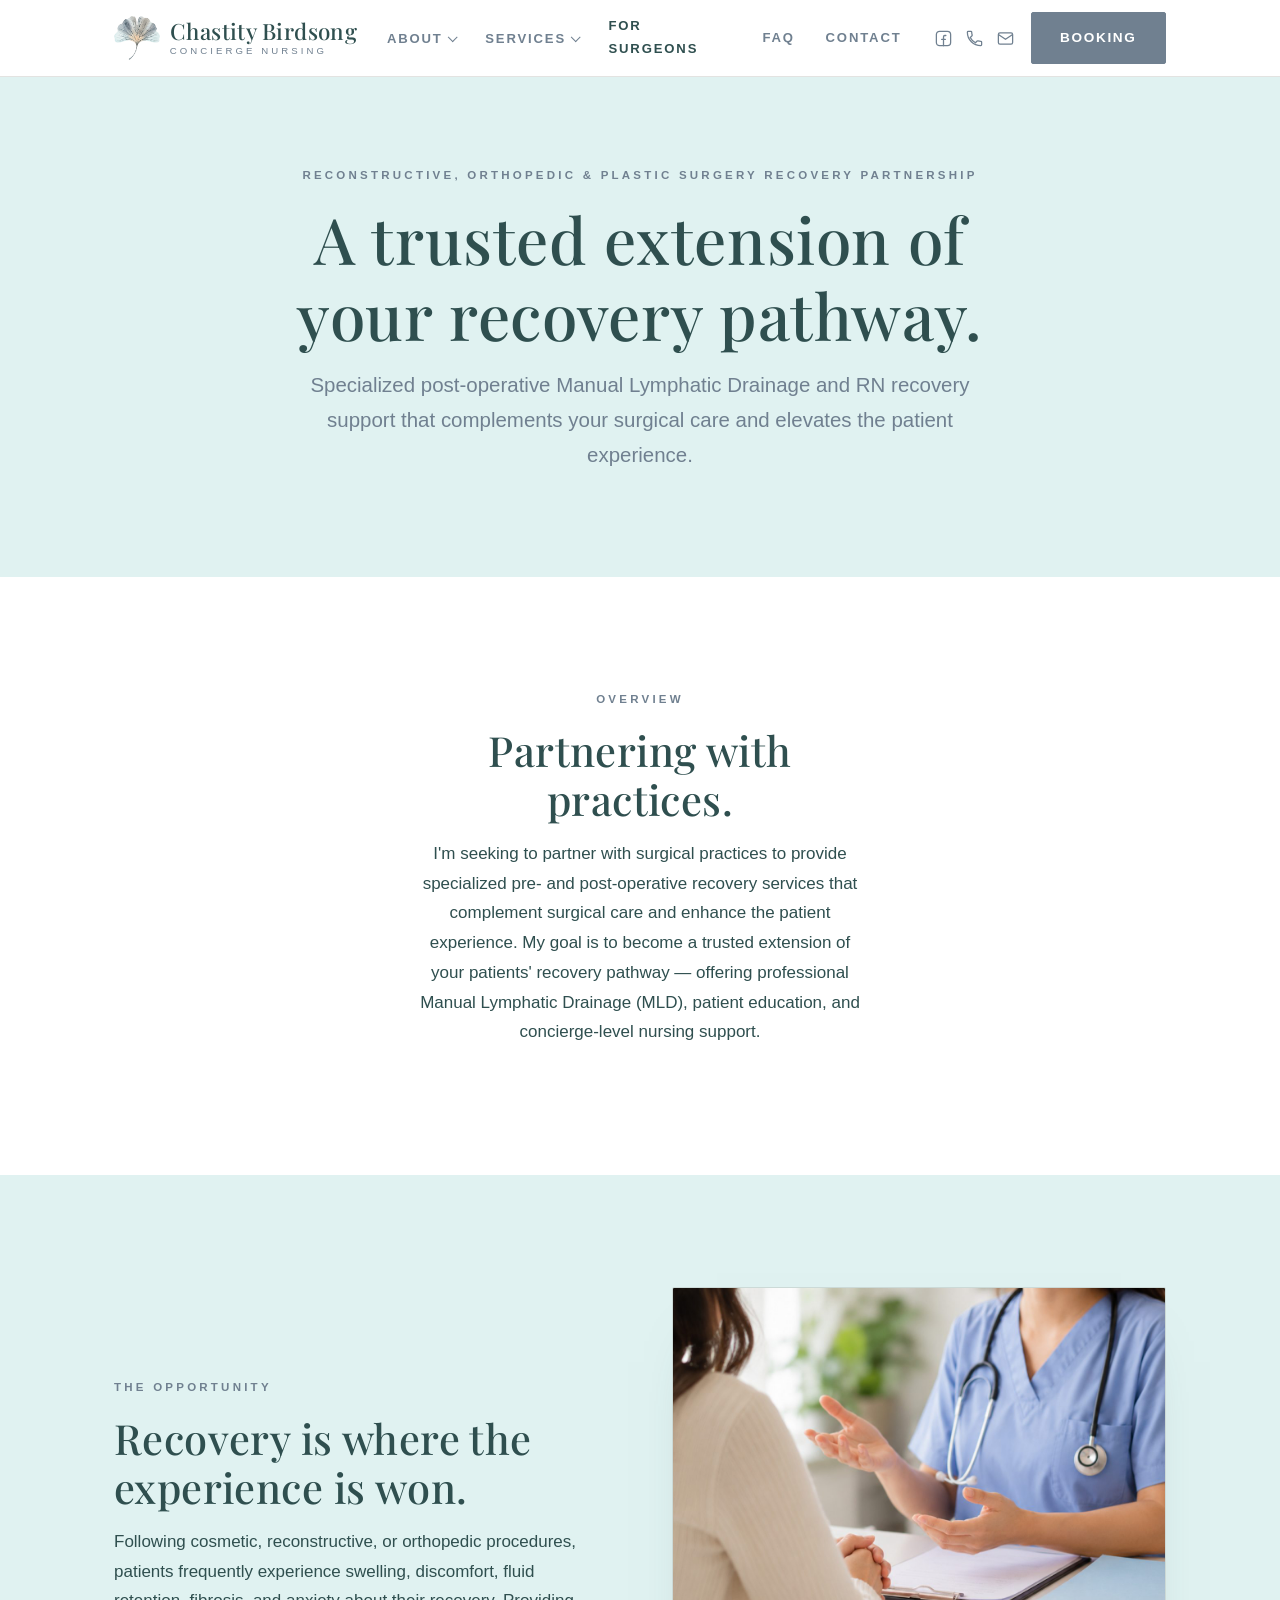
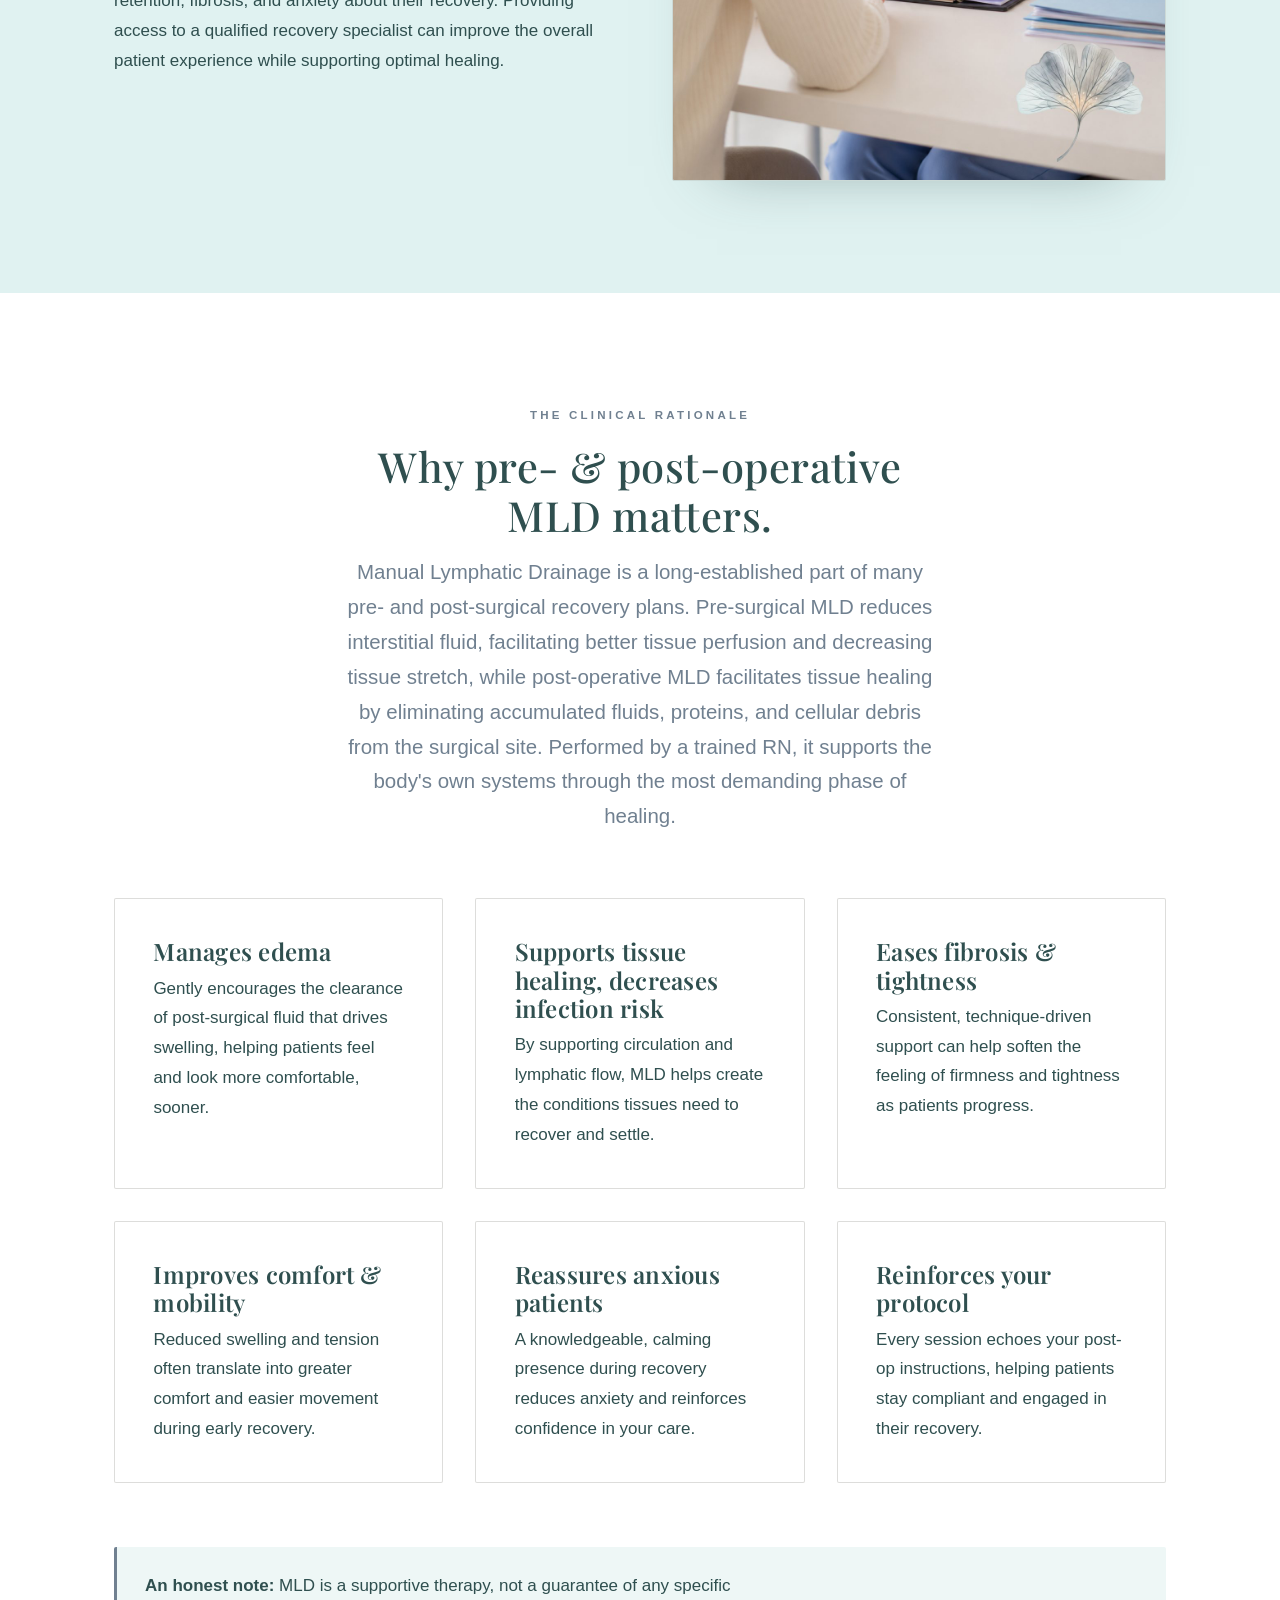
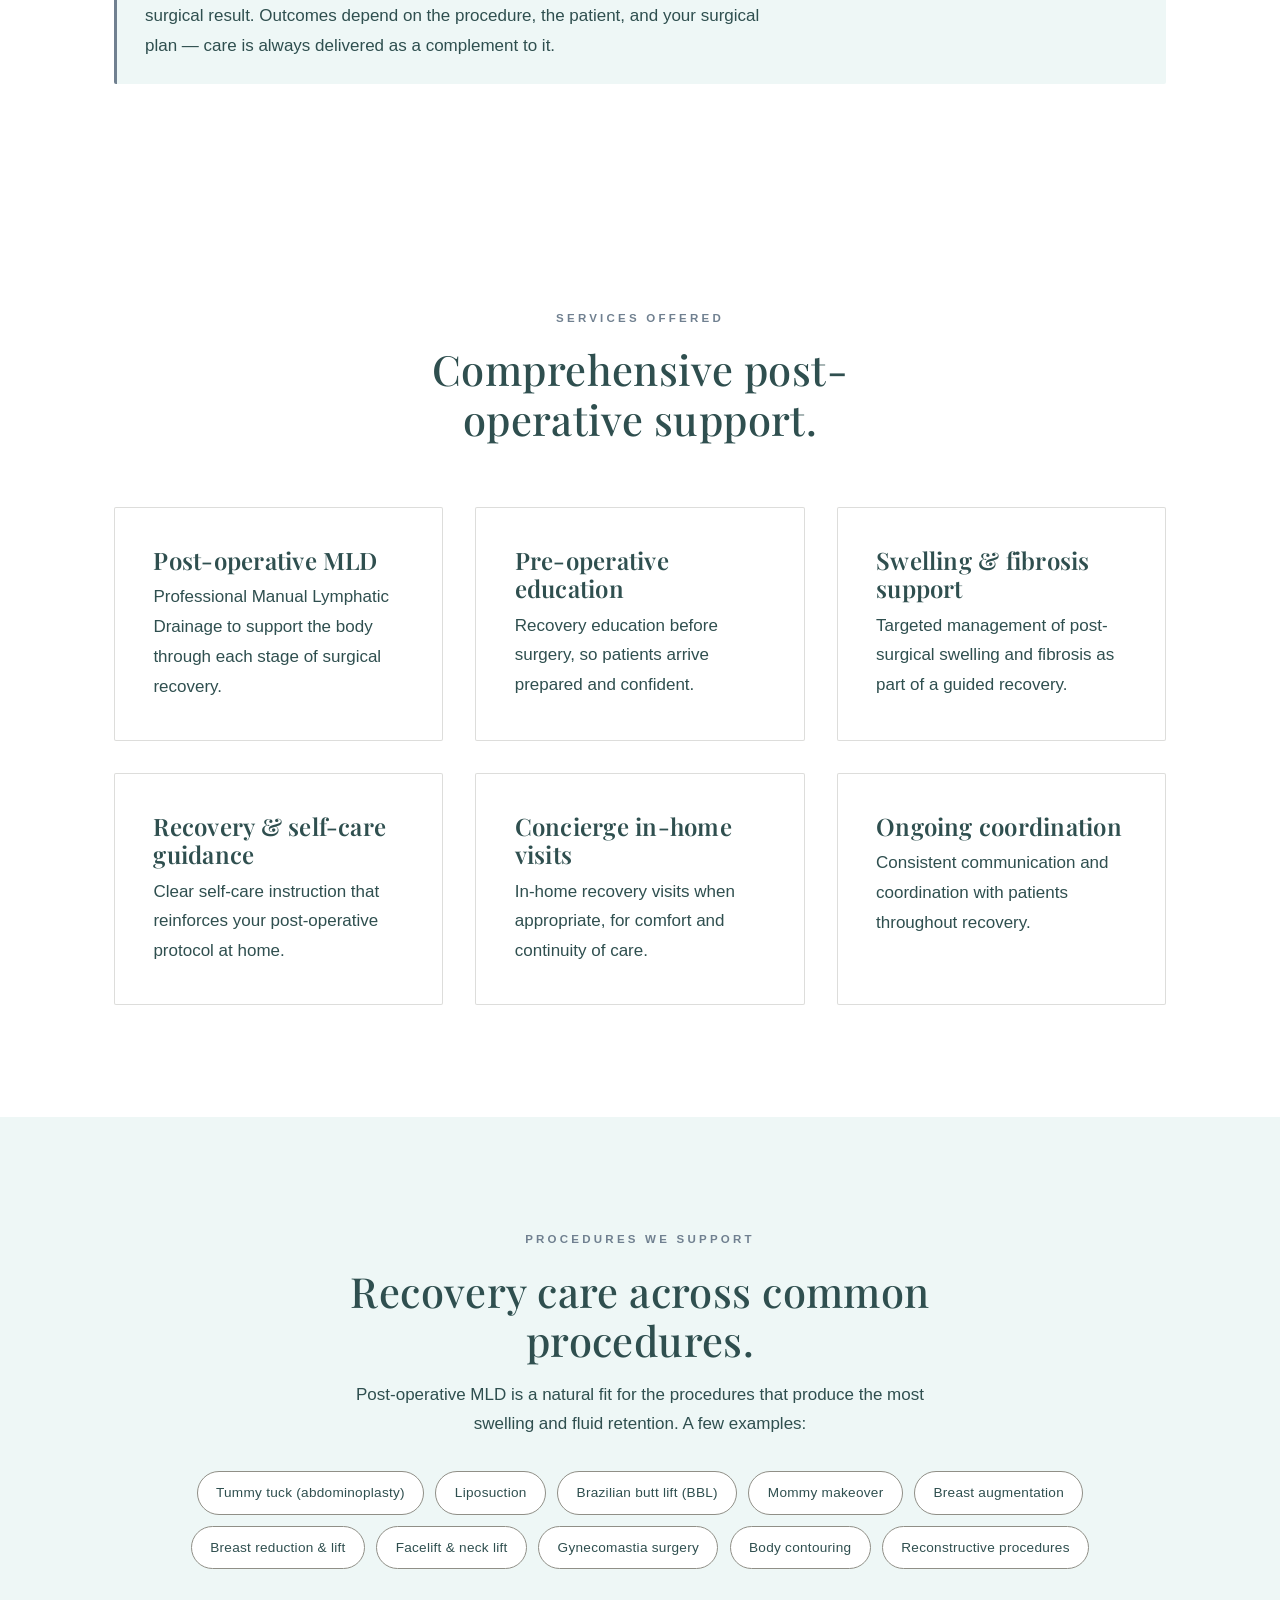
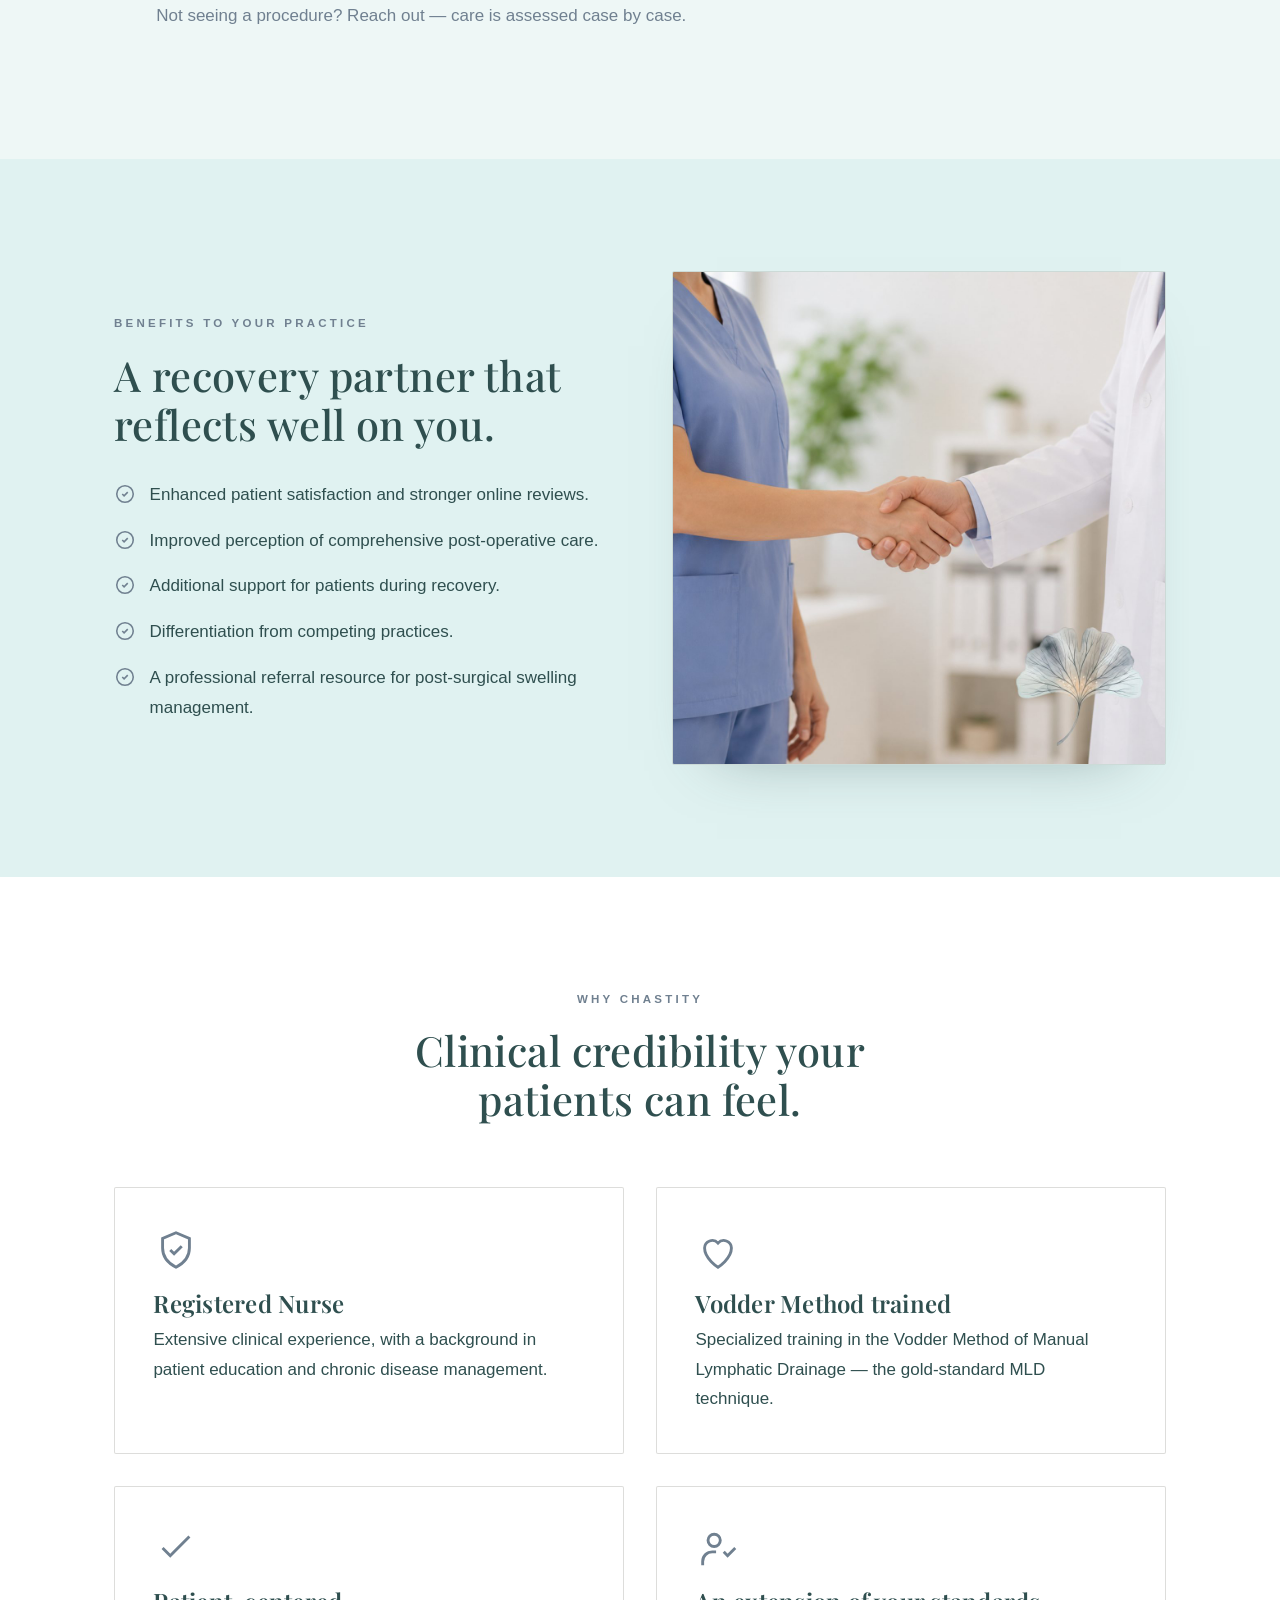
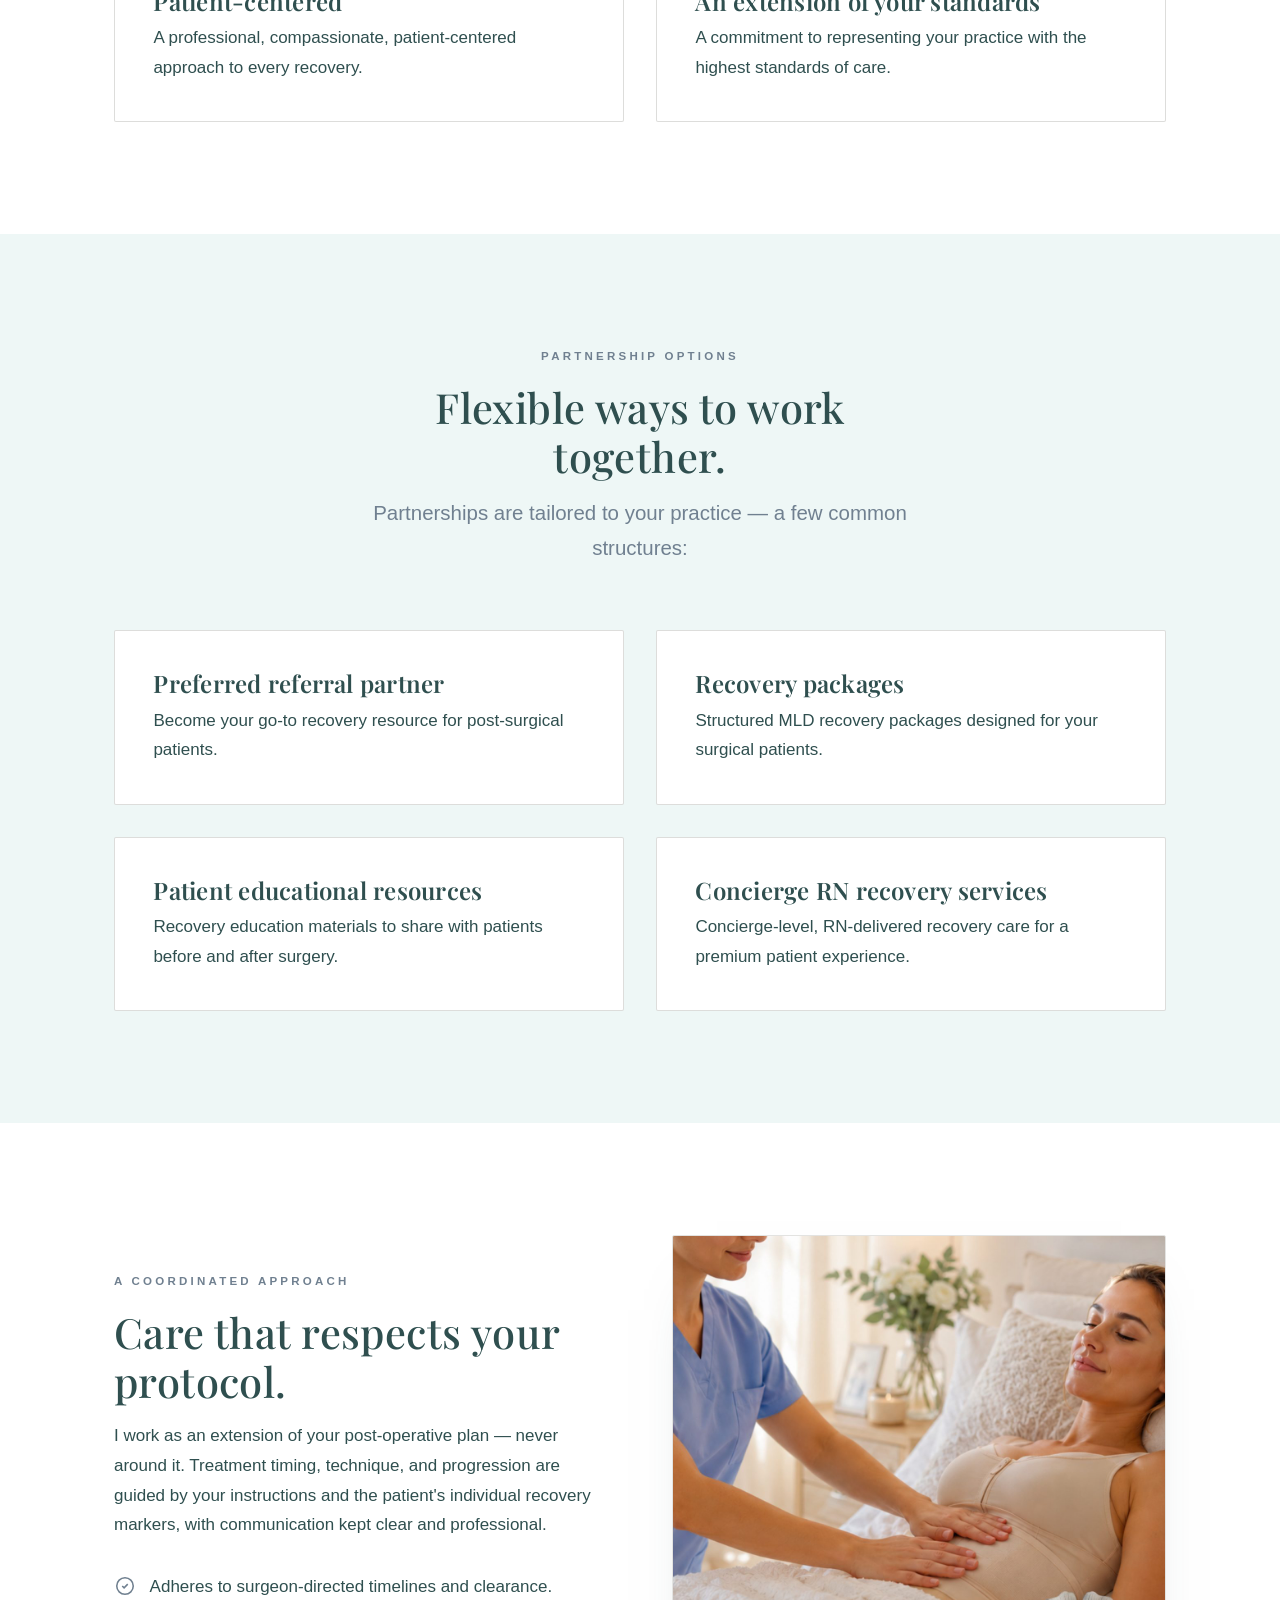
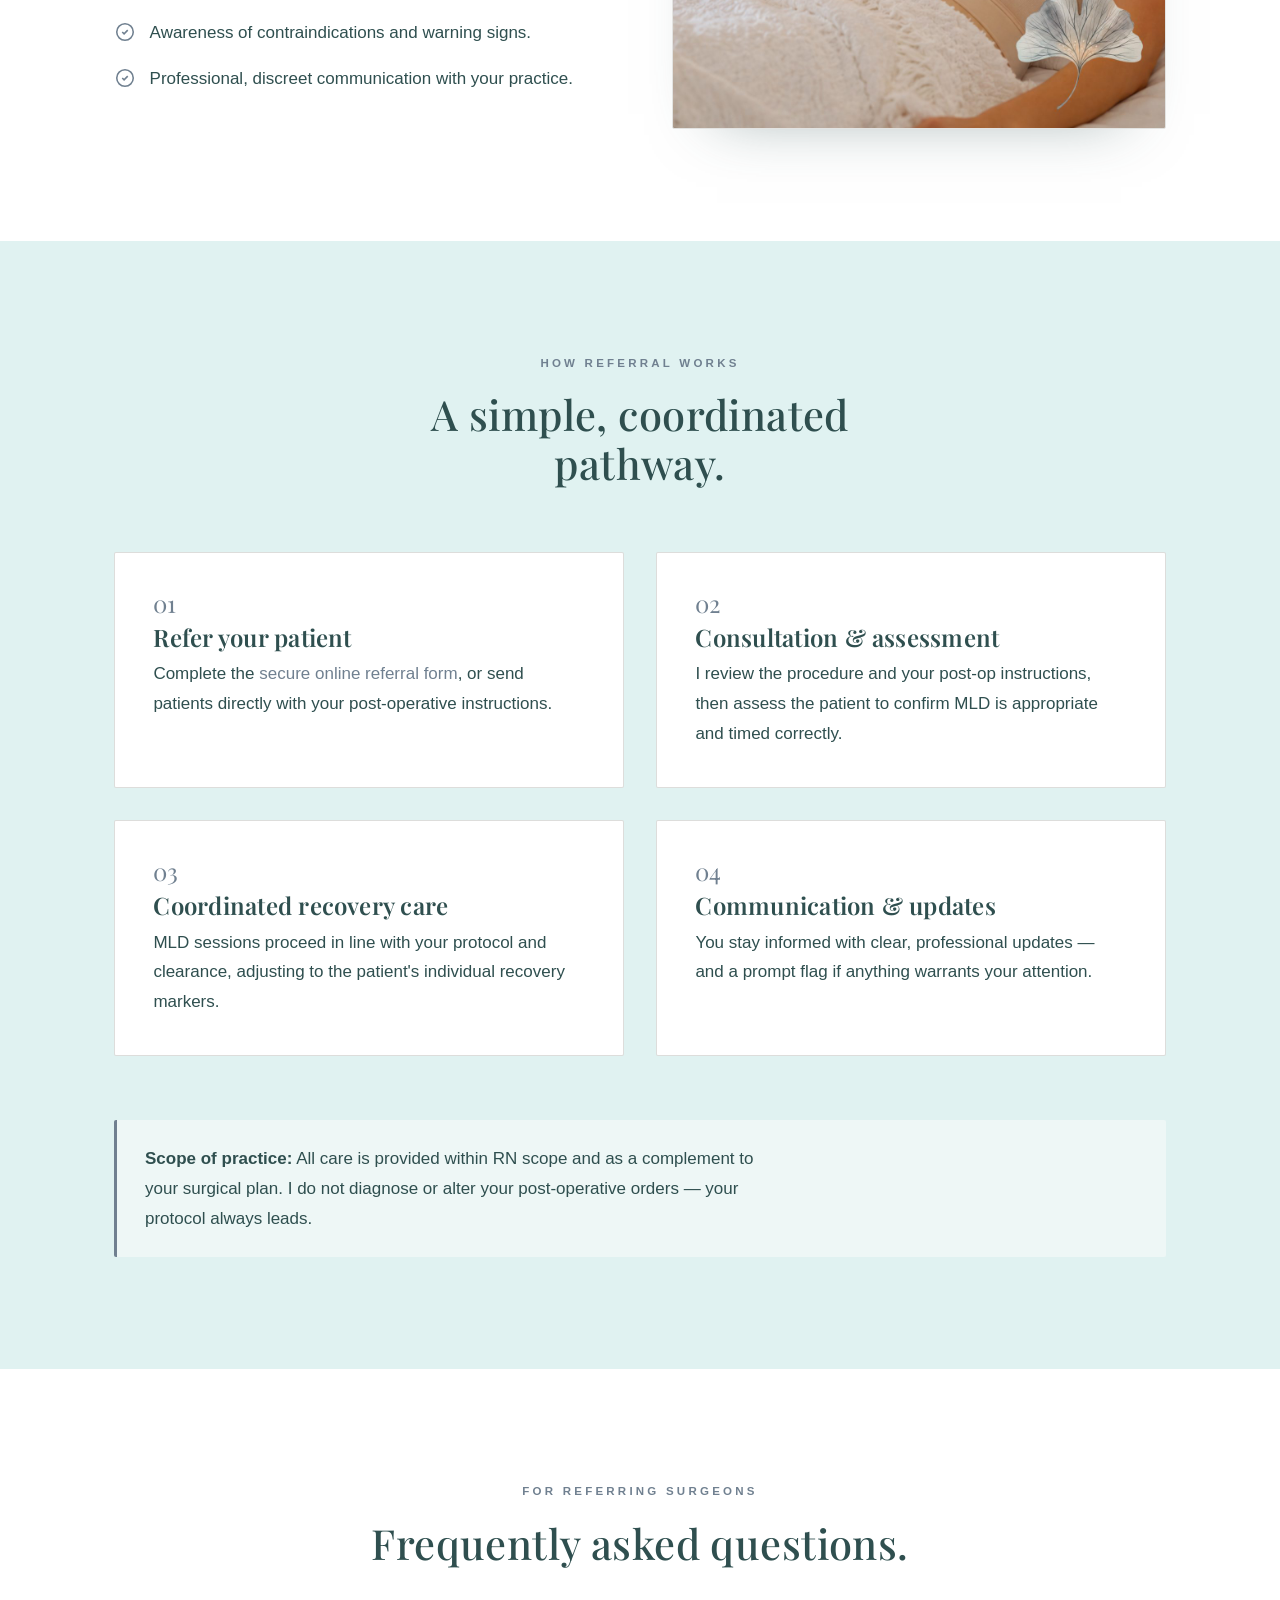
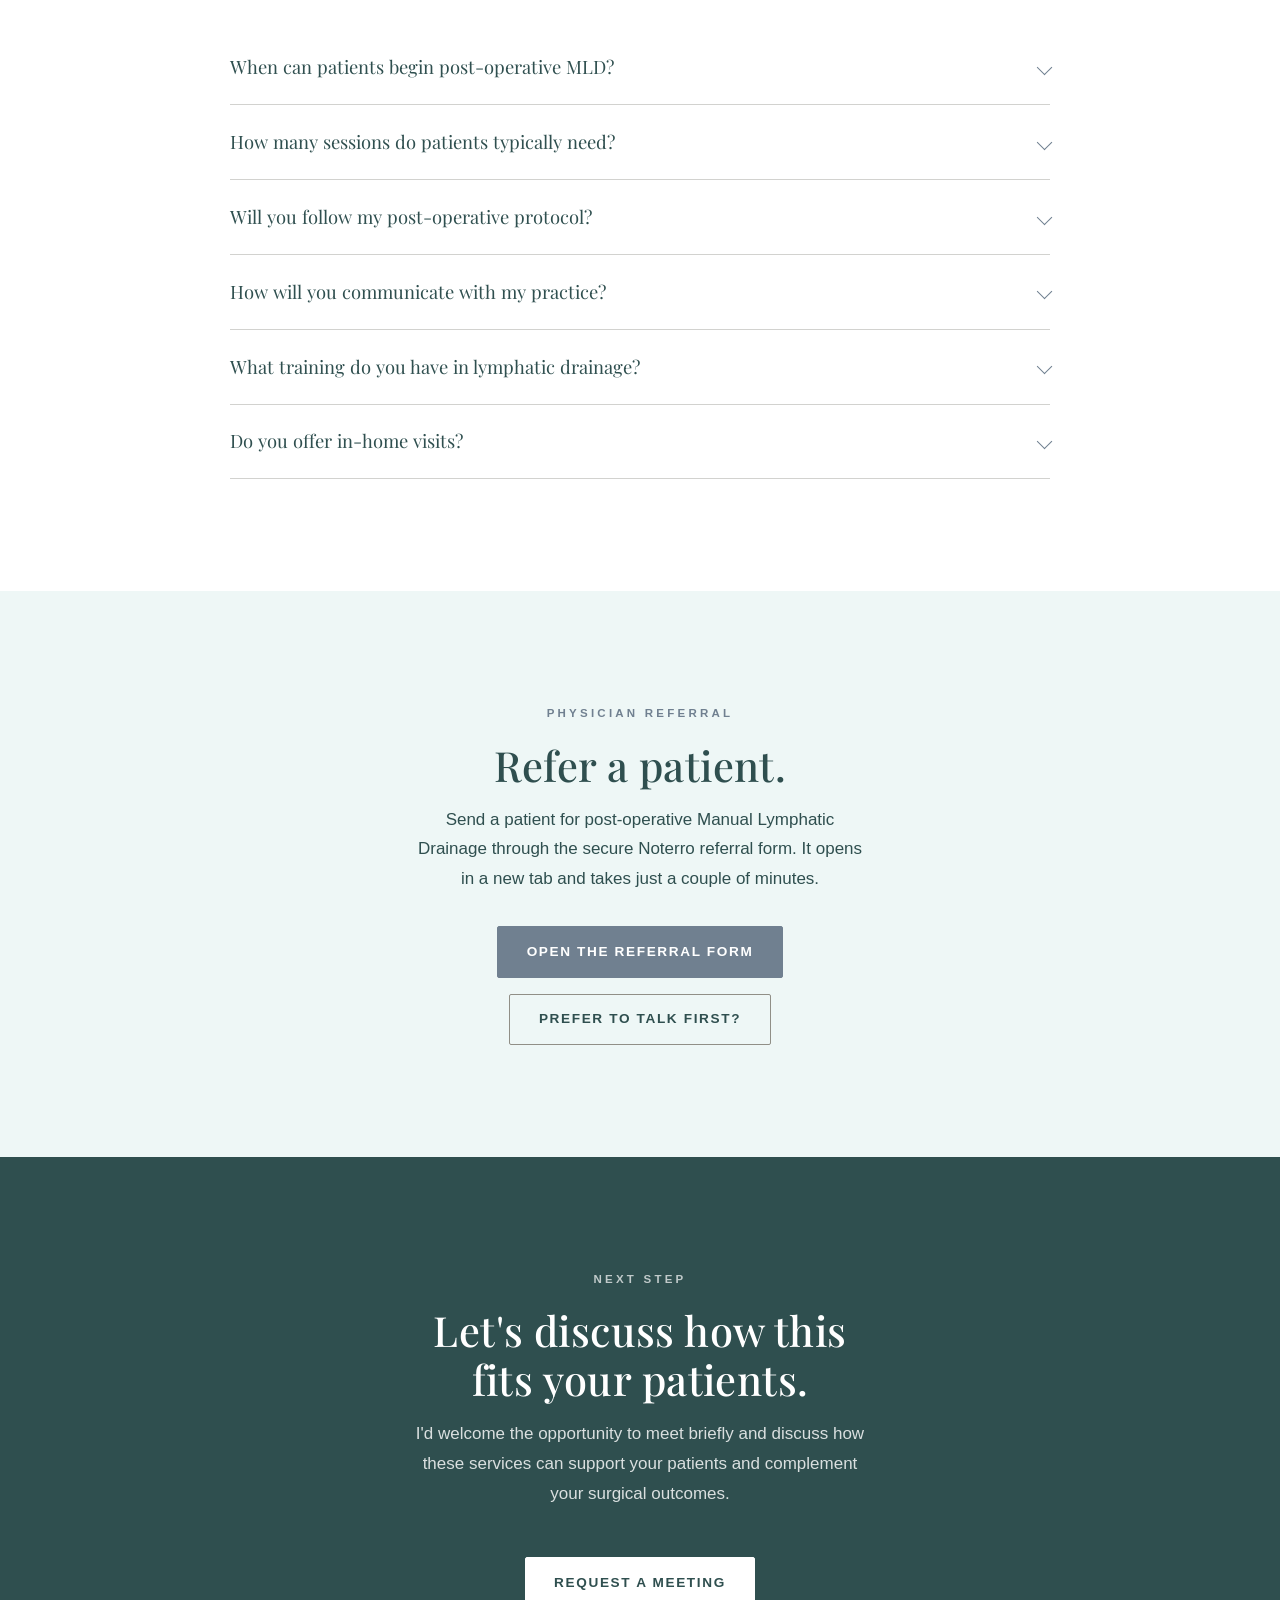
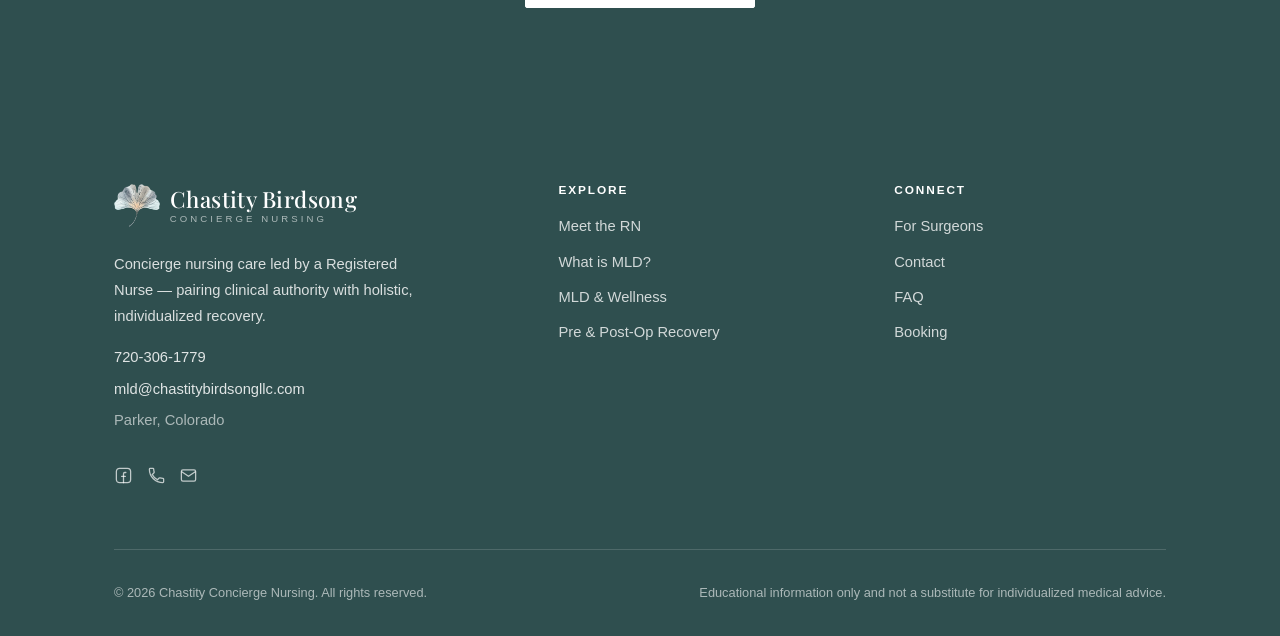
<file: for-surgeons.html>
<!DOCTYPE html>
<html lang="en">
<head>
  <meta charset="UTF-8" />
  <meta name="viewport" content="width=device-width, initial-scale=1.0" />
  <title>For Surgeons — Chastity Concierge Nursing</title>
  <meta name="description" content="Why plastic surgeons refer post-operative patients to a specialized Registered Nurse for Manual Lymphatic Drainage — improved outcomes and reduced complications." />
  <link rel="preconnect" href="https://fonts.googleapis.com" />
  <link rel="preconnect" href="https://fonts.gstatic.com" crossorigin />
  <link href="https://fonts.googleapis.com/css2?family=Playfair+Display:wght@400;500;600&display=swap" rel="stylesheet" />
  <link rel="stylesheet" href="css/styles.css?v=8" />
  <link rel="canonical" href="https://chastitybirdsongllc.com/for-surgeons.html" />
  <meta name="author" content="Chastity Birdsong, RN" />
  <meta name="robots" content="index, follow, max-image-preview:large" />
  <!-- Local SEO -->
  <meta name="geo.region" content="US-CO" />
  <meta name="geo.placename" content="Parker, Colorado" />
  <meta name="geo.position" content="39.5186;-104.7614" />
  <meta name="ICBM" content="39.5186, -104.7614" />
  <!-- Open Graph -->
  <meta property="og:type" content="website" />
  <meta property="og:site_name" content="Chastity Birdsong Concierge Nursing" />
  <meta property="og:locale" content="en_US" />
  <meta property="og:title" content="For Surgeons — Chastity Concierge Nursing" />
  <meta property="og:description" content="Why plastic surgeons refer post-operative patients to a specialized Registered Nurse for Manual Lymphatic Drainage — improved outcomes and reduced complications." />
  <meta property="og:url" content="https://chastitybirdsongllc.com/for-surgeons.html" />
  <meta property="og:image" content="https://chastitybirdsongllc.com/assets/og-image.png" />
  <meta property="og:image:width" content="1200" />
  <meta property="og:image:height" content="630" />
  <meta property="og:image:alt" content="Chastity Birdsong Concierge Nursing — Manual Lymphatic Drainage in Parker, Colorado" />
  <!-- Twitter -->
  <meta name="twitter:card" content="summary_large_image" />
  <meta name="twitter:title" content="For Surgeons — Chastity Concierge Nursing" />
  <meta name="twitter:description" content="Why plastic surgeons refer post-operative patients to a specialized Registered Nurse for Manual Lymphatic Drainage — improved outcomes and reduced complications." />
  <meta name="twitter:image" content="https://chastitybirdsongllc.com/assets/og-image.png" />
  <!-- Icons & theme -->
  <meta name="theme-color" content="#2F4F4F" />
  <link rel="icon" href="/assets/favicon.svg" type="image/svg+xml" />
  <link rel="icon" type="image/png" sizes="192x192" href="/assets/icon-192.png" />
  <link rel="apple-touch-icon" href="/assets/apple-touch-icon.png" />
  <link rel="manifest" href="/site.webmanifest" />
  <script type="application/ld+json">
  {
    "@context": "https://schema.org",
    "@graph": [
      {
        "@type": [
          "MedicalBusiness",
          "HealthAndBeautyBusiness"
        ],
        "@id": "https://chastitybirdsongllc.com/#business",
        "name": "Chastity Birdsong Concierge Nursing",
        "alternateName": "Chastity Birdsong LLC",
        "description": "Concierge Registered Nurse (RN) and CPST in Parker, Colorado specializing in Manual Lymphatic Drainage (MLD) using the gold-standard Vodder Method — expert concierge care for nervous-system calming and pre/post-operative recovery.",
        "url": "https://chastitybirdsongllc.com/",
        "telephone": "+1-720-306-1779",
        "email": "mld@chastitybirdsongllc.com",
        "image": "https://chastitybirdsongllc.com/assets/og-image.png",
        "logo": "https://chastitybirdsongllc.com/assets/icon-512.png",
        "sameAs": [
          "https://www.facebook.com/profile.php?id=61591408636728"
        ],
        "priceRange": "$$",
        "currenciesAccepted": "USD",
        "paymentAccepted": "Cash, Credit Card",
        "address": {
          "@type": "PostalAddress",
          "addressLocality": "Parker",
          "addressRegion": "CO",
          "addressCountry": "US"
        },
        "geo": {
          "@type": "GeoCoordinates",
          "latitude": 39.5186,
          "longitude": -104.7614
        },
        "areaServed": [
          {
            "@type": "City",
            "name": "Parker"
          },
          {
            "@type": "City",
            "name": "Lone Tree"
          },
          {
            "@type": "City",
            "name": "Castle Rock"
          },
          {
            "@type": "City",
            "name": "Centennial"
          },
          {
            "@type": "City",
            "name": "Denver"
          },
          {
            "@type": "AdministrativeArea",
            "name": "Douglas County, Colorado"
          }
        ],
        "founder": {
          "@type": "Person",
          "name": "Chastity Birdsong",
          "honorificSuffix": "RN",
          "jobTitle": "Registered Nurse"
        },
        "knowsAbout": [
          "Manual Lymphatic Drainage",
          "Vodder Method",
          "Lymphatic drainage massage",
          "Post-operative recovery",
          "Pre-operative preparation",
          "Post-surgical swelling",
          "Aesthetic surgery recovery",
          "Edema management",
          "Nervous system regulation"
        ],
        "makesOffer": [
          {
            "@type": "Offer",
            "itemOffered": {
              "@type": "Service",
              "name": "Manual Lymphatic Drainage (MLD)",
              "description": "Gentle, Vodder-Method manual lymphatic drainage to reduce swelling and support the lymphatic system.",
              "provider": {
                "@id": "https://chastitybirdsongllc.com/#business"
              }
            }
          },
          {
            "@type": "Offer",
            "itemOffered": {
              "@type": "Service",
              "name": "Restorative Wellness",
              "description": "Nurse-led restorative wellness sessions supporting circulation, immunity, and recovery.",
              "provider": {
                "@id": "https://chastitybirdsongllc.com/#business"
              }
            }
          },
          {
            "@type": "Offer",
            "itemOffered": {
              "@type": "Service",
              "name": "Nervous System Calming",
              "description": "Parasympathetic, nervous-system-calming bodywork to lower stress and promote rest.",
              "provider": {
                "@id": "https://chastitybirdsongllc.com/#business"
              }
            }
          },
          {
            "@type": "Offer",
            "itemOffered": {
              "@type": "Service",
              "name": "Pre & Post-Operative Recovery",
              "description": "Pre- and post-surgical MLD to manage edema, bruising, and healing under clinical oversight.",
              "provider": {
                "@id": "https://chastitybirdsongllc.com/#business"
              }
            }
          },
          {
            "@type": "Offer",
            "itemOffered": {
              "@type": "Service",
              "name": "Aesthetic Surgery Recovery",
              "description": "Specialized post-operative lymphatic care for aesthetic and cosmetic surgery patients.",
              "provider": {
                "@id": "https://chastitybirdsongllc.com/#business"
              }
            }
          },
          {
            "@type": "Offer",
            "itemOffered": {
              "@type": "Service",
              "name": "Pregnancy & Postpartum Support",
              "description": "Gentle lymphatic and wellness care for pregnancy and the postpartum period.",
              "provider": {
                "@id": "https://chastitybirdsongllc.com/#business"
              }
            }
          }
        ]
      },
      {
        "@type": "BreadcrumbList",
        "itemListElement": [
          {
            "@type": "ListItem",
            "position": 1,
            "name": "Home",
            "item": "https://chastitybirdsongllc.com/"
          },
          {
            "@type": "ListItem",
            "position": 2,
            "name": "For Surgeons",
            "item": "https://chastitybirdsongllc.com/for-surgeons.html"
          }
        ]
      }
    ]
  }
  </script>
</head>
<body>
  <a class="skip-link" href="#main">Skip to content</a>

  <header class="site-header">
    <nav class="nav container" aria-label="Primary">
      <a class="brand" href="index.html"><img class="brand__mark" src="assets/logo-mark.png" alt="" width="342" height="320" decoding="async" /><span class="brand__text">Chastity Birdsong <small>Concierge Nursing</small></span></a>
      <button class="nav-toggle" aria-label="Toggle navigation" aria-controls="nav-menu" aria-expanded="false">
        <span></span><span></span><span></span>
      </button>
      <ul class="nav-menu" id="nav-menu">
        <li>
          <button class="nav-link" aria-haspopup="true" aria-expanded="false">About <span class="caret" aria-hidden="true"></span></button>
          <ul class="dropdown">
            <li><a href="about.html#meet">Meet the RN</a></li>
            <li><a href="about.html#mld">What is MLD?</a></li>
          </ul>
        </li>
        <li>
          <button class="nav-link" aria-haspopup="true" aria-expanded="false">Services <span class="caret" aria-hidden="true"></span></button>
          <ul class="dropdown">
            <li><a href="services.html#mld">MLD &amp; Wellness</a></li>
            <li><a href="services.html#calming">Nervous System Calming</a></li>
            <li><a href="services.html#recovery">Pre &amp; Post-Op Recovery</a></li>
            <li><a href="services.html#aesthetic">Aesthetic Surgery Recovery</a></li>
            <li><a href="services.html#pregnancy">Pregnancy &amp; Postpartum</a></li>
          </ul>
        </li>
        <li><a class="nav-link is-active" href="for-surgeons.html">For Surgeons</a></li>
        <li><a class="nav-link" href="faq.html">FAQ</a></li>
        <li><a class="nav-link" href="contact.html">Contact</a></li>
      </ul>
      <div class="nav-actions">
        <div class="social" aria-label="Social media">
          <!-- Instagram & LinkedIn hidden for now until social accounts are live -->
          <!--
          <a href="#" aria-label="Instagram" title="Instagram (placeholder)"><svg viewBox="0 0 24 24" fill="none" stroke="currentColor" stroke-width="1.6"><rect x="3" y="3" width="18" height="18" rx="5"/><circle cx="12" cy="12" r="4"/><circle cx="17.5" cy="6.5" r="1" fill="currentColor" stroke="none"/></svg></a>
          <a href="#" aria-label="LinkedIn" title="LinkedIn (placeholder)"><svg viewBox="0 0 24 24" fill="none" stroke="currentColor" stroke-width="1.6"><rect x="3" y="3" width="18" height="18" rx="3"/><line x1="7" y1="10" x2="7" y2="17"/><circle cx="7" cy="6.8" r="0.6" fill="currentColor" stroke="none"/><path d="M11 17v-3.5a2.5 2.5 0 0 1 5 0V17"/><line x1="11" y1="10" x2="11" y2="17"/></svg></a>
          -->
          <a href="https://www.facebook.com/profile.php?id=61591408636728" data-facebook aria-label="Facebook" title="Facebook" target="_blank" rel="noopener"><svg viewBox="0 0 24 24" fill="none" stroke="currentColor" stroke-width="1.6"><rect x="3" y="3" width="18" height="18" rx="4"/><path d="M15 8.2h-1.4c-1 0-1.6.6-1.6 1.7V21" stroke-linecap="round"/><path d="M9.7 13.2h4.6" stroke-linecap="round"/></svg></a>
          <a href="tel:+17203061779" aria-label="Call" title="Call Chastity"><svg viewBox="0 0 24 24" fill="none" stroke="currentColor" stroke-width="1.6"><path d="M6.6 10.8a15.5 15.5 0 0 0 6.6 6.6l2.2-2.2a1 1 0 0 1 1-.24 11.4 11.4 0 0 0 3.6.58 1 1 0 0 1 1 1V20a1 1 0 0 1-1 1A17 17 0 0 1 3 4a1 1 0 0 1 1-1h3.5a1 1 0 0 1 1 1 11.4 11.4 0 0 0 .58 3.6 1 1 0 0 1-.24 1z"/></svg></a>
          <a href="mailto:mld@chastitybirdsongllc.com" aria-label="Email" title="Email Chastity"><svg viewBox="0 0 24 24" fill="none" stroke="currentColor" stroke-width="1.6"><rect x="3" y="5" width="18" height="14" rx="2"/><path d="M3 7l9 6 9-6"/></svg></a>
        </div>
        <a class="btn btn--primary" href="https://chastitybirdsongllc.noterro.com/" target="_blank" rel="noopener" data-noterro-booking>Booking</a>
      </div>
    </nav>
  </header>

  <main id="main">
    <section class="page-hero">
      <div class="container">
        <span class="eyebrow">Reconstructive, Orthopedic &amp; Plastic Surgery Recovery Partnership</span>
        <h1>A trusted extension of your recovery pathway.</h1>
        <p class="lead measure">
          Specialized post-operative Manual Lymphatic Drainage and RN recovery support that
          complements your surgical care and elevates the patient experience.
        </p>
      </div>
    </section>

    <!-- Overview -->
    <section class="section" aria-labelledby="overview-title">
      <div class="container measure center">
        <span class="eyebrow">Overview</span>
        <h2 id="overview-title">Partnering with practices.</h2>
        <p>
          I'm seeking to partner with surgical practices to provide specialized pre- and
          post-operative recovery services that complement surgical care and enhance the patient
          experience. My goal is to become a trusted extension of your patients' recovery pathway —
          offering professional Manual Lymphatic Drainage (MLD), patient education, and
          concierge-level nursing support.
        </p>
      </div>
    </section>

    <!-- The Opportunity -->
    <section class="section section--ice" aria-labelledby="opportunity-title">
      <div class="container split">
        <div>
          <span class="eyebrow">The Opportunity</span>
          <h2 id="opportunity-title">Recovery is where the experience is won.</h2>
          <p>
            Following cosmetic, reconstructive, or orthopedic procedures, patients frequently
            experience swelling, discomfort, fluid retention, fibrosis, and anxiety about their
            recovery. Providing access to a qualified recovery specialist can improve the overall
            patient experience while supporting optimal healing.
          </p>
        </div>
        <img class="media-photo" src="assets/consultation.jpg" width="1200" height="1200" loading="lazy" decoding="async"
             alt="Registered Nurse in scrubs discussing a recovery plan with a patient during a consultation" />
      </div>
    </section>

    <!-- Why post-op MLD matters -->
    <section class="section" aria-labelledby="rationale-title">
      <div class="container">
        <div class="center measure">
          <span class="eyebrow">The Clinical Rationale</span>
          <h2 id="rationale-title">Why pre- &amp; post-operative MLD matters.</h2>
          <p class="lead">
            Manual Lymphatic Drainage is a long-established part of many pre- and post-surgical
            recovery plans. Pre-surgical MLD reduces interstitial fluid, facilitating better tissue
            perfusion and decreasing tissue stretch, while post-operative MLD facilitates tissue
            healing by eliminating accumulated fluids, proteins, and cellular debris from the
            surgical site. Performed by a trained RN, it supports the body's own systems through the
            most demanding phase of healing.
          </p>
        </div>
        <div class="grid grid--3" style="margin-top: var(--space-lg);">
          <article class="card">
            <h3>Manages edema</h3>
            <p>Gently encourages the clearance of post-surgical fluid that drives swelling, helping patients feel and look more comfortable, sooner.</p>
          </article>
          <article class="card">
            <h3>Supports tissue healing, decreases infection risk</h3>
            <p>By supporting circulation and lymphatic flow, MLD helps create the conditions tissues need to recover and settle.</p>
          </article>
          <article class="card">
            <h3>Eases fibrosis &amp; tightness</h3>
            <p>Consistent, technique-driven support can help soften the feeling of firmness and tightness as patients progress.</p>
          </article>
          <article class="card">
            <h3>Improves comfort &amp; mobility</h3>
            <p>Reduced swelling and tension often translate into greater comfort and easier movement during early recovery.</p>
          </article>
          <article class="card">
            <h3>Reassures anxious patients</h3>
            <p>A knowledgeable, calming presence during recovery reduces anxiety and reinforces confidence in your care.</p>
          </article>
          <article class="card">
            <h3>Reinforces your protocol</h3>
            <p>Every session echoes your post-op instructions, helping patients stay compliant and engaged in their recovery.</p>
          </article>
        </div>
        <div class="note">
          <p>
            <strong>An honest note:</strong> MLD is a supportive therapy, not a guarantee of any
            specific surgical result. Outcomes depend on the procedure, the patient, and your
            surgical plan — care is always delivered as a complement to it.
          </p>
        </div>
      </div>
    </section>

    <!-- Services Offered -->
    <section class="section" aria-labelledby="services-offered-title">
      <div class="container">
        <div class="center measure">
          <span class="eyebrow">Services Offered</span>
          <h2 id="services-offered-title">Comprehensive post-operative support.</h2>
        </div>
        <div class="grid grid--3" style="margin-top: var(--space-lg);">
          <article class="card">
            <h3>Post-operative MLD</h3>
            <p>Professional Manual Lymphatic Drainage to support the body through each stage of surgical recovery.</p>
          </article>
          <article class="card">
            <h3>Pre-operative education</h3>
            <p>Recovery education before surgery, so patients arrive prepared and confident.</p>
          </article>
          <article class="card">
            <h3>Swelling &amp; fibrosis support</h3>
            <p>Targeted management of post-surgical swelling and fibrosis as part of a guided recovery.</p>
          </article>
          <article class="card">
            <h3>Recovery &amp; self-care guidance</h3>
            <p>Clear self-care instruction that reinforces your post-operative protocol at home.</p>
          </article>
          <article class="card">
            <h3>Concierge in-home visits</h3>
            <p>In-home recovery visits when appropriate, for comfort and continuity of care.</p>
          </article>
          <article class="card">
            <h3>Ongoing coordination</h3>
            <p>Consistent communication and coordination with patients throughout recovery.</p>
          </article>
        </div>
      </div>
    </section>

    <!-- Procedures We Support -->
    <section class="section section--ice-soft" aria-labelledby="procedures-title">
      <div class="container">
        <div class="center measure">
          <span class="eyebrow">Procedures We Support</span>
          <h2 id="procedures-title">Recovery care across common procedures.</h2>
          <p>
            Post-operative MLD is a natural fit for the procedures that produce the most swelling
            and fluid retention. A few examples:
          </p>
        </div>
        <ul class="chips" aria-label="Procedures supported">
          <li>Tummy tuck (abdominoplasty)</li>
          <li>Liposuction</li>
          <li>Brazilian butt lift (BBL)</li>
          <li>Mommy makeover</li>
          <li>Breast augmentation</li>
          <li>Breast reduction &amp; lift</li>
          <li>Facelift &amp; neck lift</li>
          <li>Gynecomastia surgery</li>
          <li>Body contouring</li>
          <li>Reconstructive procedures</li>
        </ul>
        <p class="center" style="margin-top: var(--space-md); color: var(--color-slate);">
          Not seeing a procedure? Reach out — care is assessed case by case.
        </p>
      </div>
    </section>

    <!-- Benefits to Your Practice -->
    <section class="section section--ice" aria-labelledby="benefits-title">
      <div class="container split">
        <div>
          <span class="eyebrow">Benefits to Your Practice</span>
          <h2 id="benefits-title">A recovery partner that reflects well on you.</h2>
          <ul class="credentials">
            <li>
              <svg viewBox="0 0 24 24" fill="none" stroke="currentColor" stroke-width="1.7" aria-hidden="true"><path d="M9 12l2 2 4-4"/><circle cx="12" cy="12" r="9"/></svg>
              <span>Enhanced patient satisfaction and stronger online reviews.</span>
            </li>
            <li>
              <svg viewBox="0 0 24 24" fill="none" stroke="currentColor" stroke-width="1.7" aria-hidden="true"><path d="M9 12l2 2 4-4"/><circle cx="12" cy="12" r="9"/></svg>
              <span>Improved perception of comprehensive post-operative care.</span>
            </li>
            <li>
              <svg viewBox="0 0 24 24" fill="none" stroke="currentColor" stroke-width="1.7" aria-hidden="true"><path d="M9 12l2 2 4-4"/><circle cx="12" cy="12" r="9"/></svg>
              <span>Additional support for patients during recovery.</span>
            </li>
            <li>
              <svg viewBox="0 0 24 24" fill="none" stroke="currentColor" stroke-width="1.7" aria-hidden="true"><path d="M9 12l2 2 4-4"/><circle cx="12" cy="12" r="9"/></svg>
              <span>Differentiation from competing practices.</span>
            </li>
            <li>
              <svg viewBox="0 0 24 24" fill="none" stroke="currentColor" stroke-width="1.7" aria-hidden="true"><path d="M9 12l2 2 4-4"/><circle cx="12" cy="12" r="9"/></svg>
              <span>A professional referral resource for post-surgical swelling management.</span>
            </li>
          </ul>
        </div>
        <img class="media-photo" src="assets/partnership-with-dr.jpg" width="1200" height="1200" loading="lazy" decoding="async"
             alt="Registered Nurse and surgeon shaking hands, partnering on patient recovery care" />
      </div>
    </section>

    <!-- Why Me -->
    <section class="section" aria-labelledby="why-title">
      <div class="container">
        <div class="center measure">
          <span class="eyebrow">Why Chastity</span>
          <h2 id="why-title">Clinical credibility your patients can feel.</h2>
        </div>
        <div class="grid grid--2" style="margin-top: var(--space-lg);">
          <article class="card">
            <div class="card__icon" aria-hidden="true">
              <svg viewBox="0 0 24 24" fill="none" stroke="currentColor" stroke-width="1.5"><path d="M12 3l7 3v5c0 4.5-3 8-7 10-4-2-7-5.5-7-10V6z"/><path d="M9 12l2 2 4-4"/></svg>
            </div>
            <h3>Registered Nurse</h3>
            <p>Extensive clinical experience, with a background in patient education and chronic disease management.</p>
          </article>
          <article class="card">
            <div class="card__icon" aria-hidden="true">
              <svg viewBox="0 0 24 24" fill="none" stroke="currentColor" stroke-width="1.5"><path d="M12 21s-7-4.35-7-10a4 4 0 0 1 7-2.6A4 4 0 0 1 19 11c0 5.65-7 10-7 10z"/></svg>
            </div>
            <h3>Vodder Method trained</h3>
            <p>Specialized training in the Vodder Method of Manual Lymphatic Drainage — the gold-standard MLD technique.</p>
          </article>
          <article class="card">
            <div class="card__icon" aria-hidden="true">
              <svg viewBox="0 0 24 24" fill="none" stroke="currentColor" stroke-width="1.5"><path d="M5 12l4 4 10-10"/></svg>
            </div>
            <h3>Patient-centered</h3>
            <p>A professional, compassionate, patient-centered approach to every recovery.</p>
          </article>
          <article class="card">
            <div class="card__icon" aria-hidden="true">
              <svg viewBox="0 0 24 24" fill="none" stroke="currentColor" stroke-width="1.5"><path d="M4 21v-2a5 5 0 0 1 5-5h2"/><circle cx="10" cy="8" r="3.2"/><path d="M15 14l2 2 4-4"/></svg>
            </div>
            <h3>An extension of your standards</h3>
            <p>A commitment to representing your practice with the highest standards of care.</p>
          </article>
        </div>
      </div>
    </section>

    <!-- Partnership Options -->
    <section class="section section--ice-soft" aria-labelledby="options-title">
      <div class="container">
        <div class="center measure">
          <span class="eyebrow">Partnership Options</span>
          <h2 id="options-title">Flexible ways to work together.</h2>
          <p class="lead">Partnerships are tailored to your practice — a few common structures:</p>
        </div>
        <div class="grid grid--2" style="margin-top: var(--space-lg);">
          <article class="card">
            <h3>Preferred referral partner</h3>
            <p>Become your go-to recovery resource for post-surgical patients.</p>
          </article>
          <article class="card">
            <h3>Recovery packages</h3>
            <p>Structured MLD recovery packages designed for your surgical patients.</p>
          </article>
          <article class="card">
            <h3>Patient educational resources</h3>
            <p>Recovery education materials to share with patients before and after surgery.</p>
          </article>
          <article class="card">
            <h3>Concierge RN recovery services</h3>
            <p>Concierge-level, RN-delivered recovery care for a premium patient experience.</p>
          </article>
        </div>
      </div>
    </section>

    <!-- A Coordinated Approach -->
    <section class="section" aria-labelledby="coordinate-title">
      <div class="container split">
        <div>
          <span class="eyebrow">A Coordinated Approach</span>
          <h2 id="coordinate-title">Care that respects your protocol.</h2>
          <p>
            I work as an extension of your post-operative plan — never around it. Treatment
            timing, technique, and progression are guided by your instructions and the patient's
            individual recovery markers, with communication kept clear and professional.
          </p>
          <ul class="credentials">
            <li>
              <svg viewBox="0 0 24 24" fill="none" stroke="currentColor" stroke-width="1.7" aria-hidden="true"><path d="M9 12l2 2 4-4"/><circle cx="12" cy="12" r="9"/></svg>
              <span>Adheres to surgeon-directed timelines and clearance.</span>
            </li>
            <li>
              <svg viewBox="0 0 24 24" fill="none" stroke="currentColor" stroke-width="1.7" aria-hidden="true"><path d="M9 12l2 2 4-4"/><circle cx="12" cy="12" r="9"/></svg>
              <span>Awareness of contraindications and warning signs.</span>
            </li>
            <li>
              <svg viewBox="0 0 24 24" fill="none" stroke="currentColor" stroke-width="1.7" aria-hidden="true"><path d="M9 12l2 2 4-4"/><circle cx="12" cy="12" r="9"/></svg>
              <span>Professional, discreet communication with your practice.</span>
            </li>
          </ul>
        </div>
        <img class="media-photo" src="assets/mld-after-plastic-surgery.jpg" width="1200" height="1200" loading="lazy" decoding="async"
             alt="Registered Nurse performing Manual Lymphatic Drainage on a patient wearing a post-surgical compression garment" />
      </div>
    </section>

    <!-- How Referral Works -->
    <section class="section section--ice" aria-labelledby="process-title">
      <div class="container">
        <div class="center measure">
          <span class="eyebrow">How Referral Works</span>
          <h2 id="process-title">A simple, coordinated pathway.</h2>
        </div>
        <div class="grid grid--2" style="margin-top: var(--space-lg);">
          <article class="card">
            <span class="step-num">01</span>
            <h3>Refer your patient</h3>
            <p>Complete the <a href="#referral">secure online referral form</a>, or send patients directly with your post-operative instructions.</p>
          </article>
          <article class="card">
            <span class="step-num">02</span>
            <h3>Consultation &amp; assessment</h3>
            <p>I review the procedure and your post-op instructions, then assess the patient to confirm MLD is appropriate and timed correctly.</p>
          </article>
          <article class="card">
            <span class="step-num">03</span>
            <h3>Coordinated recovery care</h3>
            <p>MLD sessions proceed in line with your protocol and clearance, adjusting to the patient's individual recovery markers.</p>
          </article>
          <article class="card">
            <span class="step-num">04</span>
            <h3>Communication &amp; updates</h3>
            <p>You stay informed with clear, professional updates — and a prompt flag if anything warrants your attention.</p>
          </article>
        </div>
        <div class="note">
          <p>
            <strong>Scope of practice:</strong> All care is provided within RN scope and as a
            complement to your surgical plan. I do not diagnose or alter your post-operative
            orders — your protocol always leads.
          </p>
        </div>
      </div>
    </section>

    <!-- FAQ for referring surgeons -->
    <section class="section" aria-labelledby="faq-title">
      <div class="container">
        <div class="center measure">
          <span class="eyebrow">For Referring Surgeons</span>
          <h2 id="faq-title">Frequently asked questions.</h2>
        </div>
        <div class="faq" style="margin-top: var(--space-lg);">
          <details>
            <summary>When can patients begin post-operative MLD?</summary>
            <p>Timing follows your clearance and protocol. Many surgeons recommend starting within the first days to weeks after surgery; I always defer to your specific instructions for each patient and procedure.</p>
          </details>
          <details>
            <summary>How many sessions do patients typically need?</summary>
            <p>It varies by procedure, the degree of swelling, and individual healing. Plans are tailored per patient and revisited as recovery progresses, rather than sold as a fixed prescription.</p>
          </details>
          <details>
            <summary>Will you follow my post-operative protocol?</summary>
            <p>Always. Your protocol leads. Treatment timing, technique, and progression are guided by your instructions, and I work strictly within RN scope as a complement to your care.</p>
          </details>
          <details>
            <summary>How will you communicate with my practice?</summary>
            <p>Clearly and discreetly. I provide professional updates on patient progress and promptly flag anything — such as a possible complication — that warrants your attention.</p>
          </details>
          <details>
            <summary>What training do you have in lymphatic drainage?</summary>
            <p>I'm a Registered Nurse with specialized training in the Vodder Method of Manual Lymphatic Drainage — the recognized gold-standard technique — alongside a background in patient education and chronic disease management.</p>
          </details>
          <details>
            <summary>Do you offer in-home visits?</summary>
            <p>Yes, concierge in-home recovery visits are available when appropriate, supporting comfort and continuity of care for patients who would benefit from them.</p>
          </details>
        </div>
      </div>
    </section>

    <!-- Physician referral: links out to the secure Noterro referral form -->
    <section class="section section--ice-soft" id="referral" aria-labelledby="portal-title">
      <div class="container measure center">
        <span class="eyebrow">Physician Referral</span>
        <h2 id="portal-title">Refer a patient.</h2>
        <p>
          Send a patient for post-operative Manual Lymphatic Drainage through the secure
          Noterro referral form. It opens in a new tab and takes just a couple of minutes.
        </p>
        <div class="hero__actions" style="justify-content: center; margin-top: var(--space-md);">
          <a class="btn btn--primary" href="https://app.noterro.com/clinicForms/completeNow/0c911fe7-2ddc-4e14-aa9b-3af6f1e621e2" target="_blank" rel="noopener">Open the Referral Form</a>
          <a class="btn btn--ghost" href="contact.html">Prefer to talk first?</a>
        </div>
      </div>
    </section>

    <section class="section cta" aria-labelledby="cta-title">
      <div class="container measure">
        <span class="eyebrow" style="color: rgba(255,255,255,0.7);">Next Step</span>
        <h2 id="cta-title">Let's discuss how this fits your patients.</h2>
        <p>
          I'd welcome the opportunity to meet briefly and discuss how these services can support
          your patients and complement your surgical outcomes.
        </p>
        <a class="btn btn--primary" href="contact.html">Request a Meeting</a>
      </div>
    </section>
  </main>

  <footer class="site-footer">
    <div class="container">
      <div class="footer-grid">
        <div>
          <span class="brand"><img class="brand__mark" src="assets/logo-mark.png" alt="" width="342" height="320" loading="lazy" decoding="async" /><span class="brand__text">Chastity Birdsong <small>Concierge Nursing</small></span></span>
          <p style="margin-top: var(--space-sm); max-width: 38ch;">
            Concierge nursing care led by a Registered Nurse — pairing clinical authority
            with holistic, individualized recovery.
          </p>
          <address class="footer-nap">
            <a href="tel:+17203061779">720-306-1779</a>
            <a href="mailto:mld@chastitybirdsongllc.com">mld@chastitybirdsongllc.com</a>
            <span>Parker, Colorado</span>
          </address>
          <div class="footer-social" aria-label="Social media">
            <a href="https://www.facebook.com/profile.php?id=61591408636728" data-facebook aria-label="Facebook" title="Facebook" target="_blank" rel="noopener"><svg viewBox="0 0 24 24" fill="none" stroke="currentColor" stroke-width="1.6"><rect x="3" y="3" width="18" height="18" rx="4"/><path d="M15 8.2h-1.4c-1 0-1.6.6-1.6 1.7V21" stroke-linecap="round"/><path d="M9.7 13.2h4.6" stroke-linecap="round"/></svg></a>
            <a href="tel:+17203061779" aria-label="Call" title="Call Chastity"><svg viewBox="0 0 24 24" fill="none" stroke="currentColor" stroke-width="1.6"><path d="M6.6 10.8a15.5 15.5 0 0 0 6.6 6.6l2.2-2.2a1 1 0 0 1 1-.24 11.4 11.4 0 0 0 3.6.58 1 1 0 0 1 1 1V20a1 1 0 0 1-1 1A17 17 0 0 1 3 4a1 1 0 0 1 1-1h3.5a1 1 0 0 1 1 1 11.4 11.4 0 0 0 .58 3.6 1 1 0 0 1-.24 1z"/></svg></a>
            <a href="mailto:mld@chastitybirdsongllc.com" aria-label="Email" title="Email Chastity"><svg viewBox="0 0 24 24" fill="none" stroke="currentColor" stroke-width="1.6"><rect x="3" y="5" width="18" height="14" rx="2"/><path d="M3 7l9 6 9-6"/></svg></a>
          </div>
        </div>
        <div class="footer-col">
          <h4>Explore</h4>
          <ul>
            <li><a href="about.html#meet">Meet the RN</a></li>
            <li><a href="about.html#mld">What is MLD?</a></li>
            <li><a href="services.html#mld">MLD &amp; Wellness</a></li>
            <li><a href="services.html#recovery">Pre &amp; Post-Op Recovery</a></li>
          </ul>
        </div>
        <div class="footer-col">
          <h4>Connect</h4>
          <ul>
            <li><a href="for-surgeons.html">For Surgeons</a></li>
            <li><a href="contact.html">Contact</a></li>
            <li><a href="faq.html">FAQ</a></li>
            <li><a href="https://chastitybirdsongllc.noterro.com/" target="_blank" rel="noopener" data-noterro-booking>Booking</a></li>
          </ul>
        </div>
      </div>
      <div class="footer-bottom">
        <span>&copy; <span data-year>2026</span> Chastity Concierge Nursing. All rights reserved.</span>
        <span class="disclaimer">Educational information only and not a substitute for individualized medical advice.</span>
      </div>
    </div>
  </footer>

  <script src="js/main.js"></script>
</body>
</html>
</file>
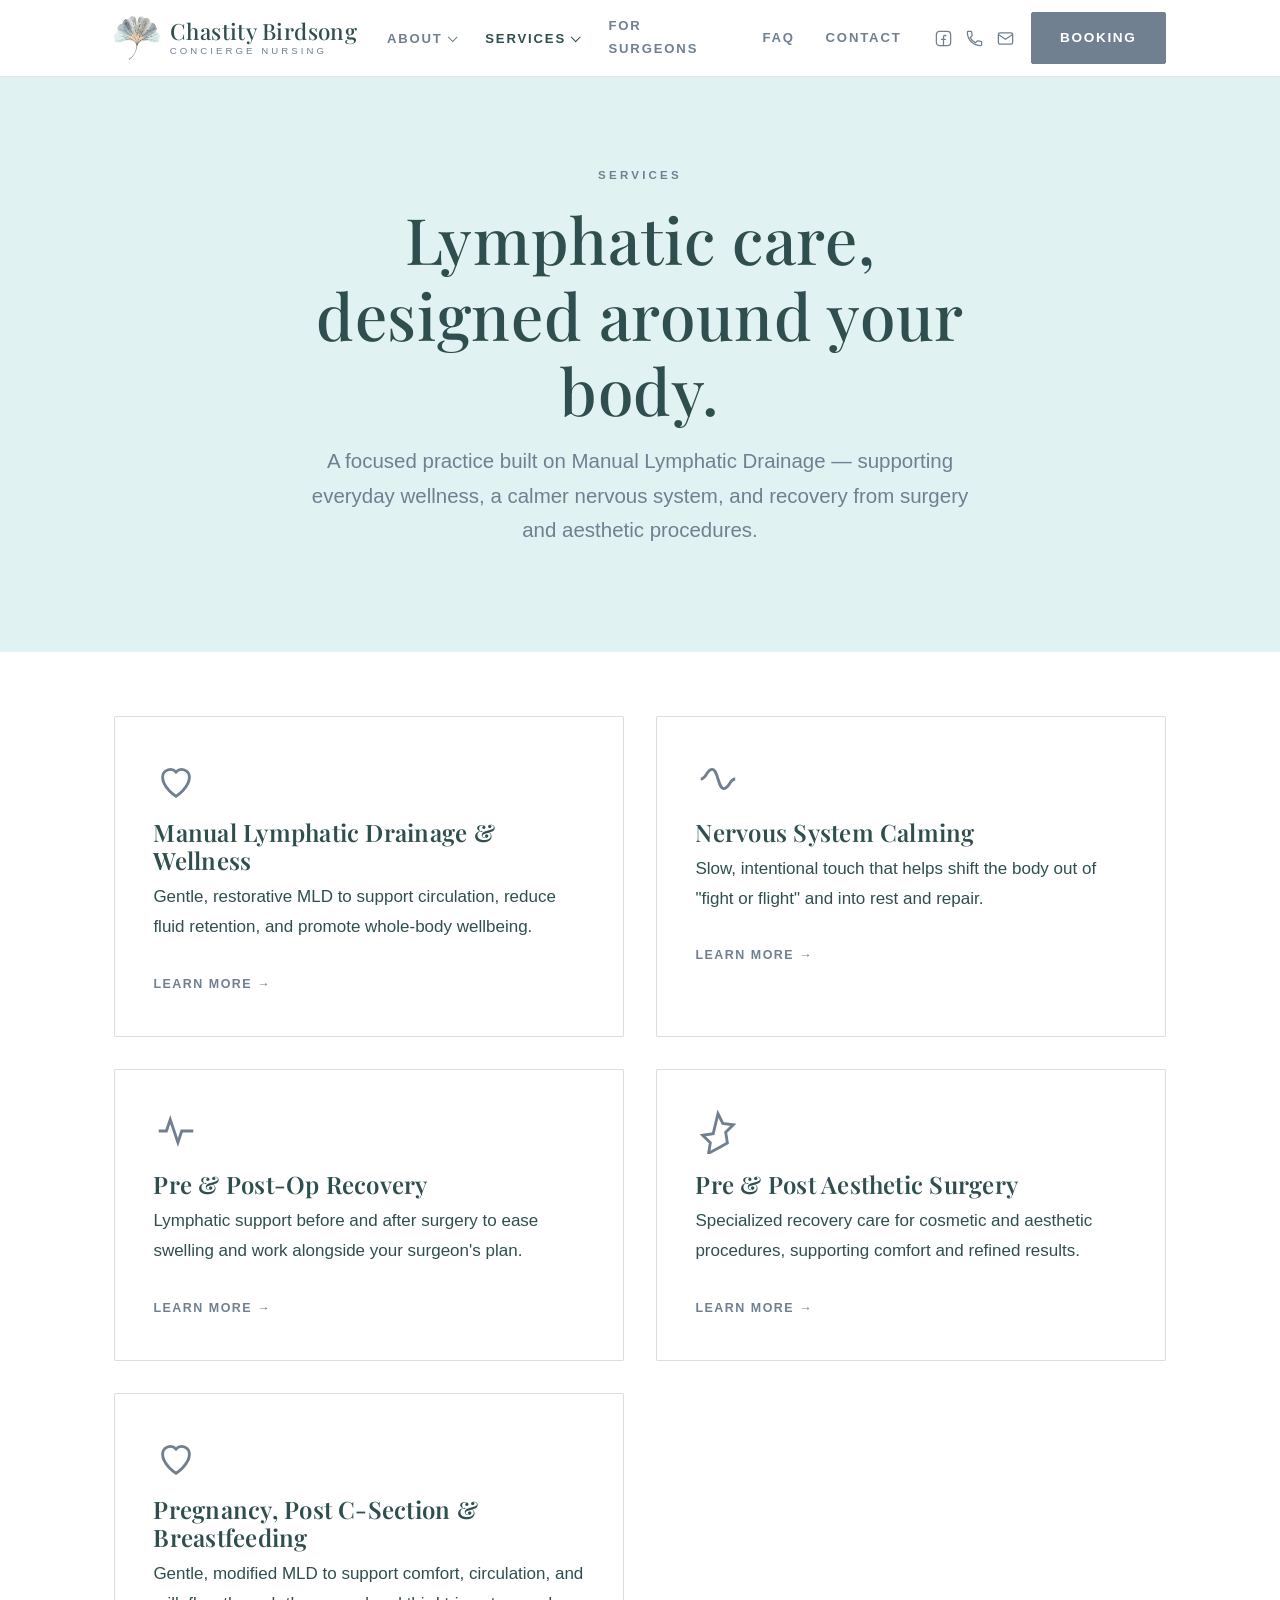
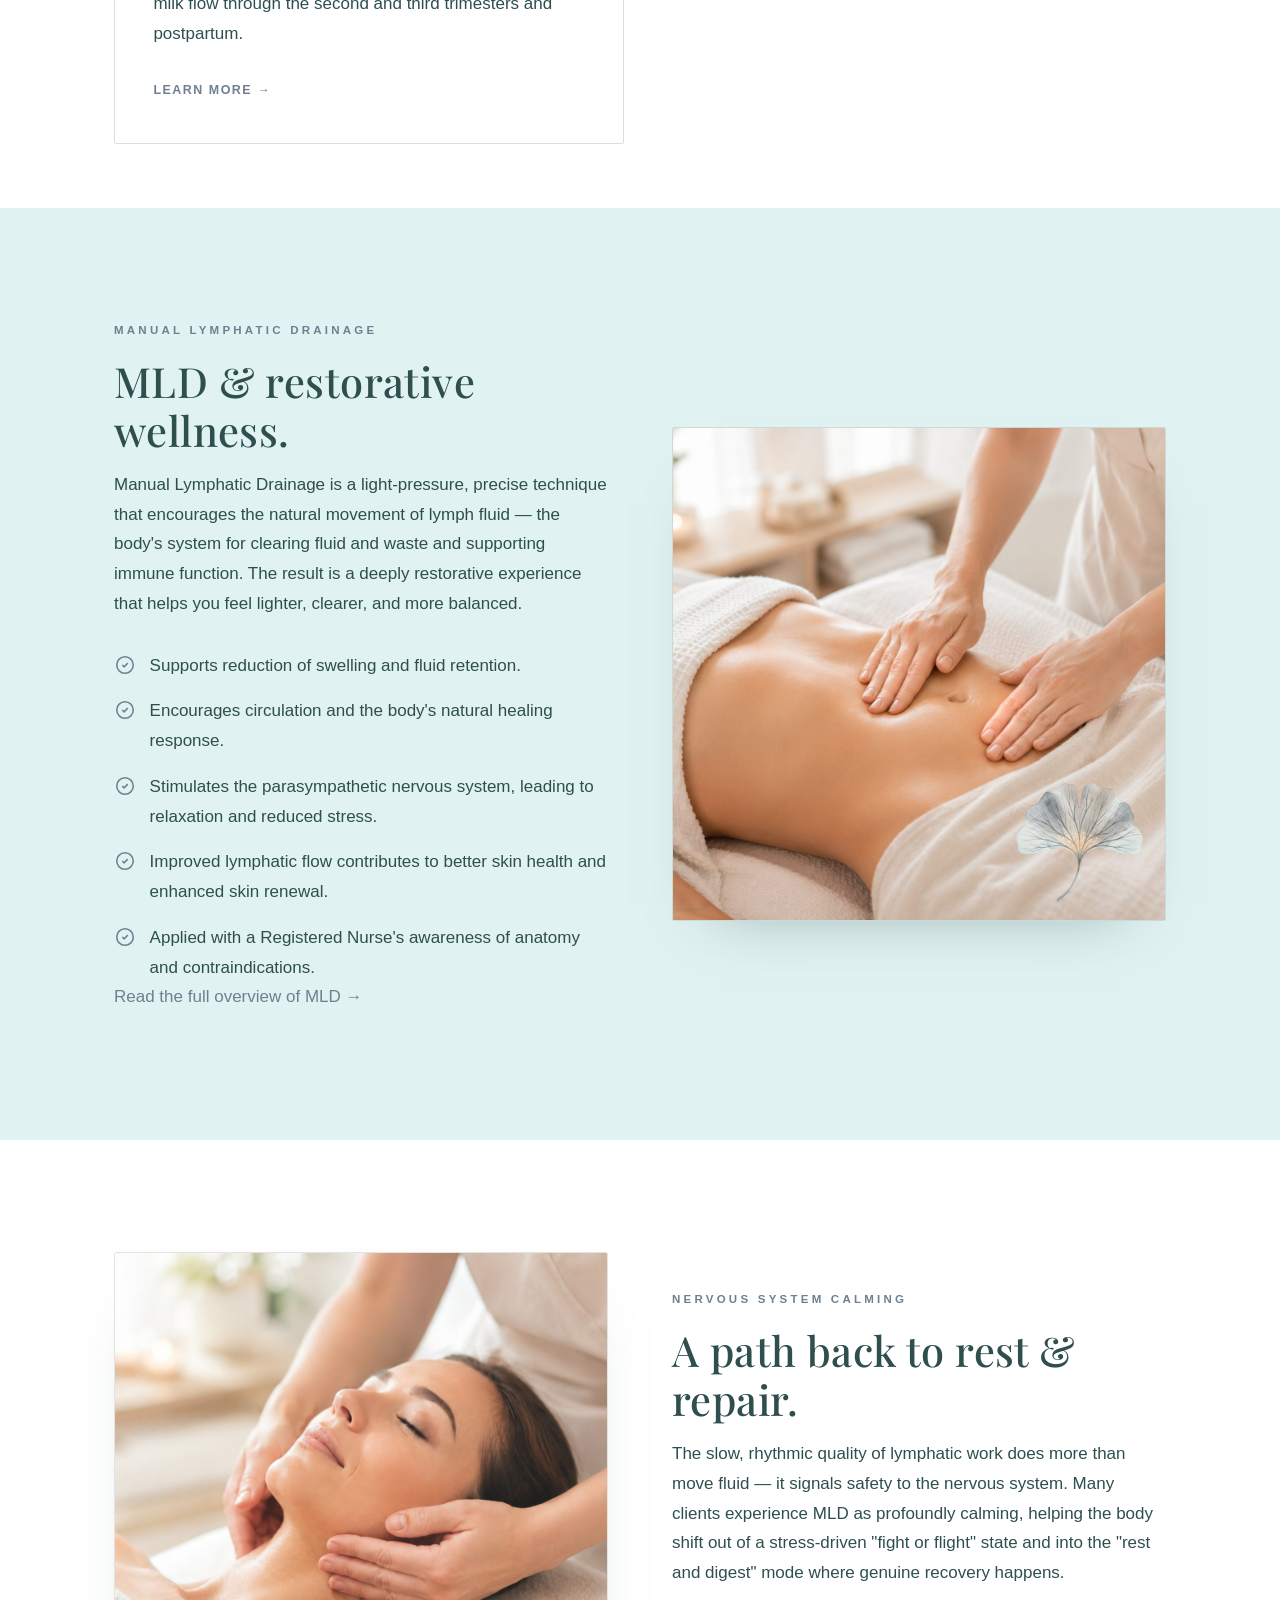
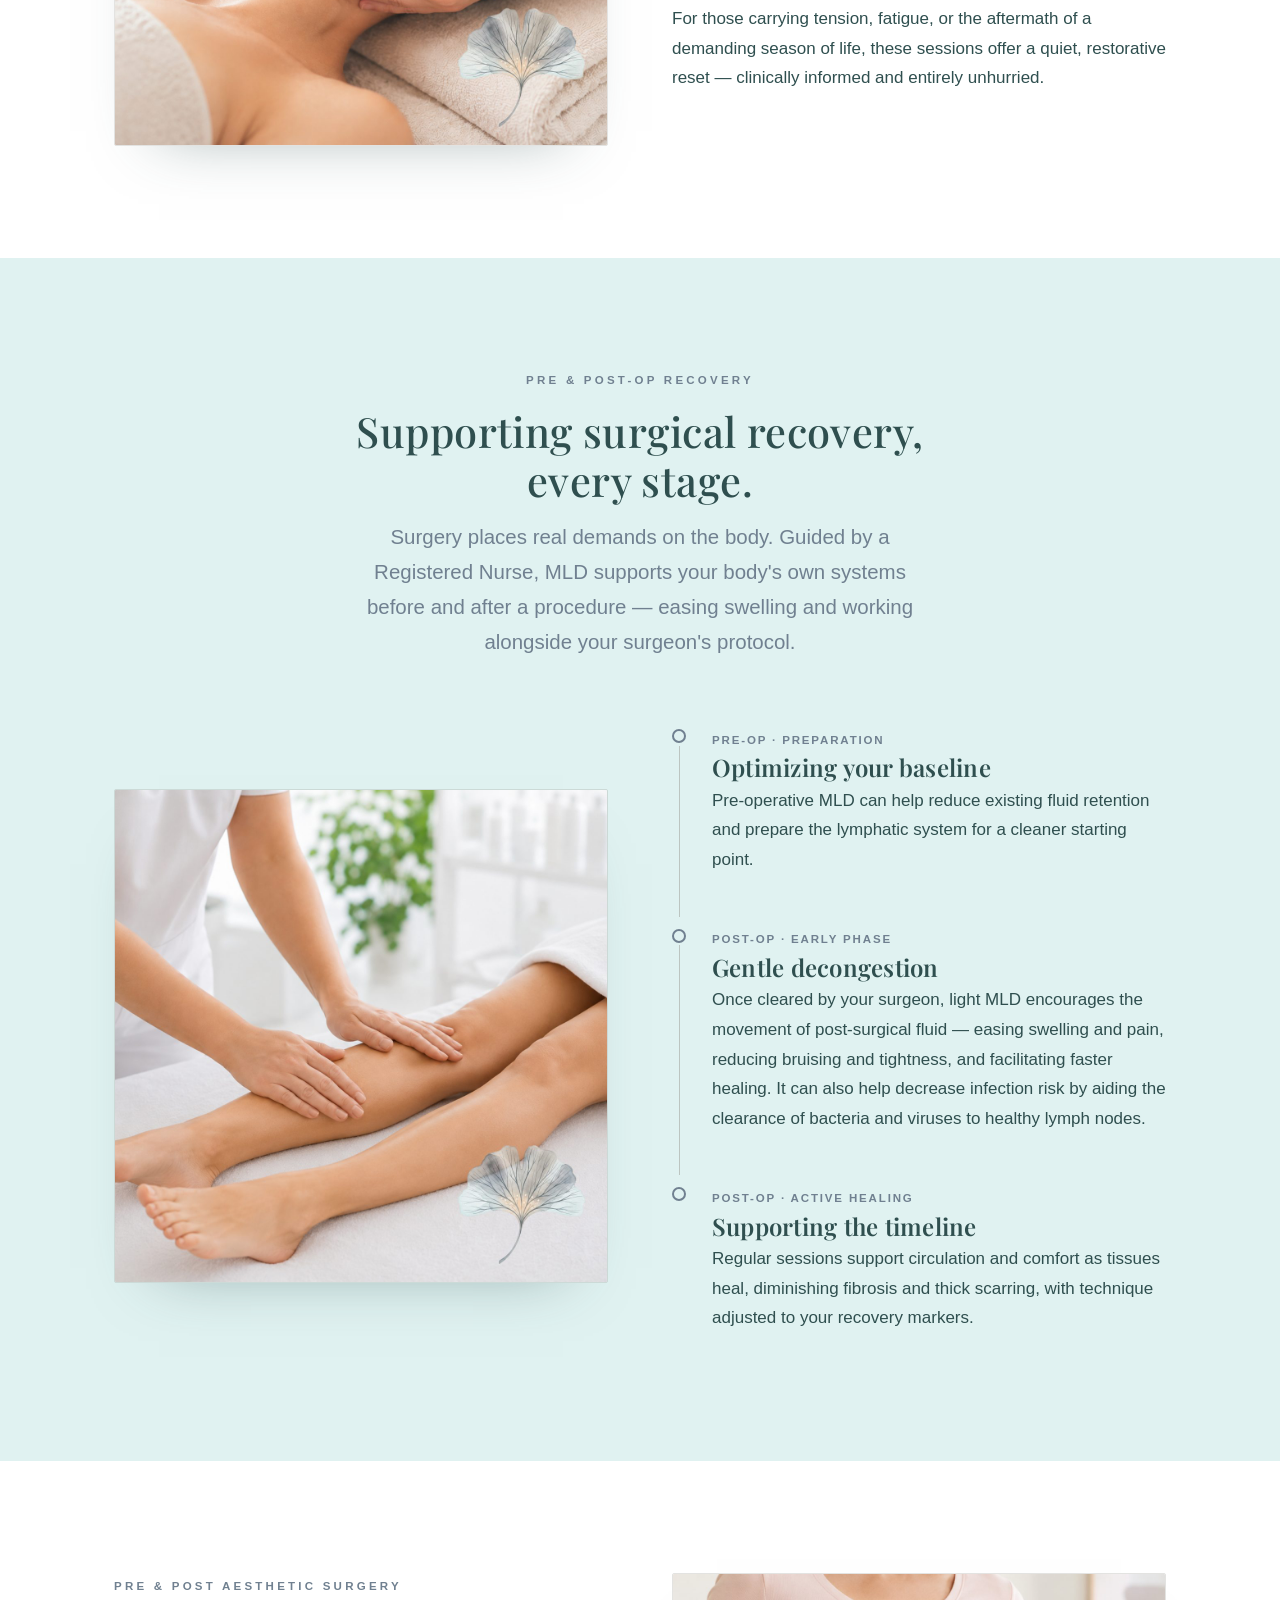
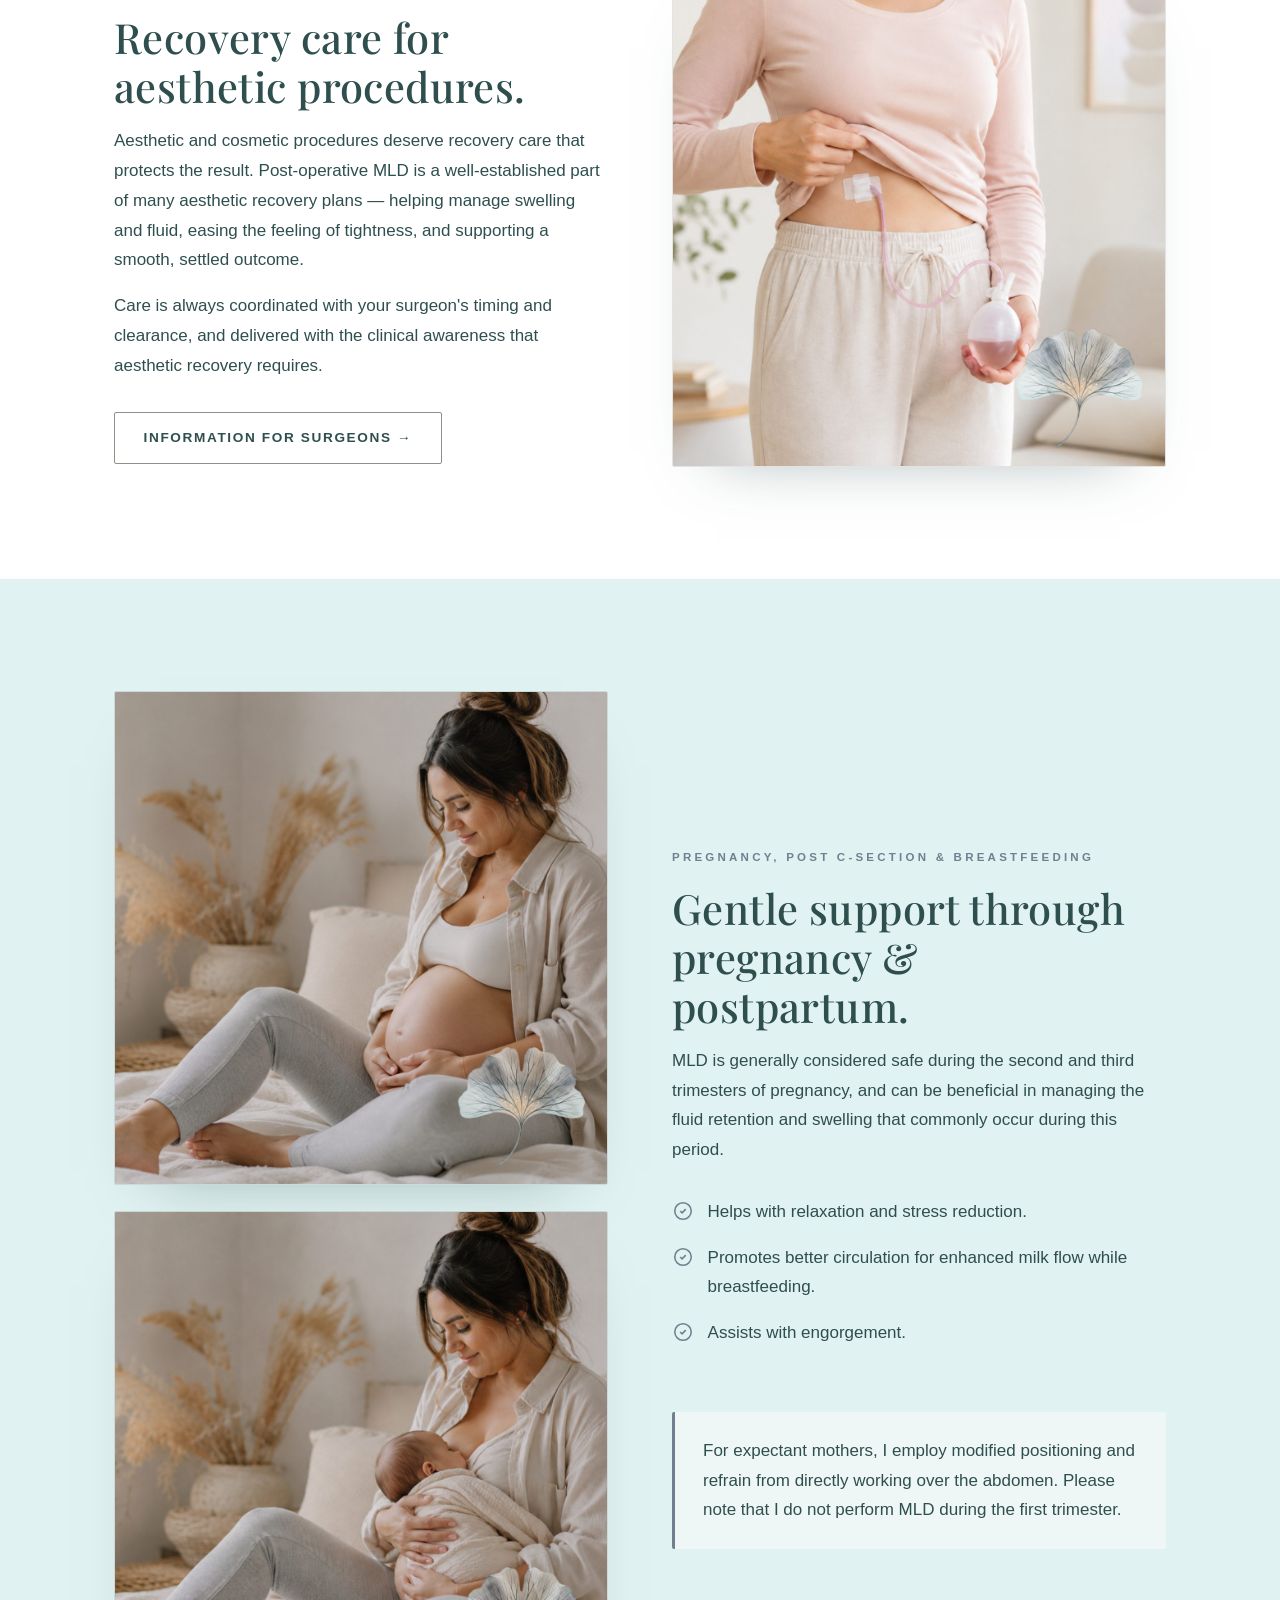
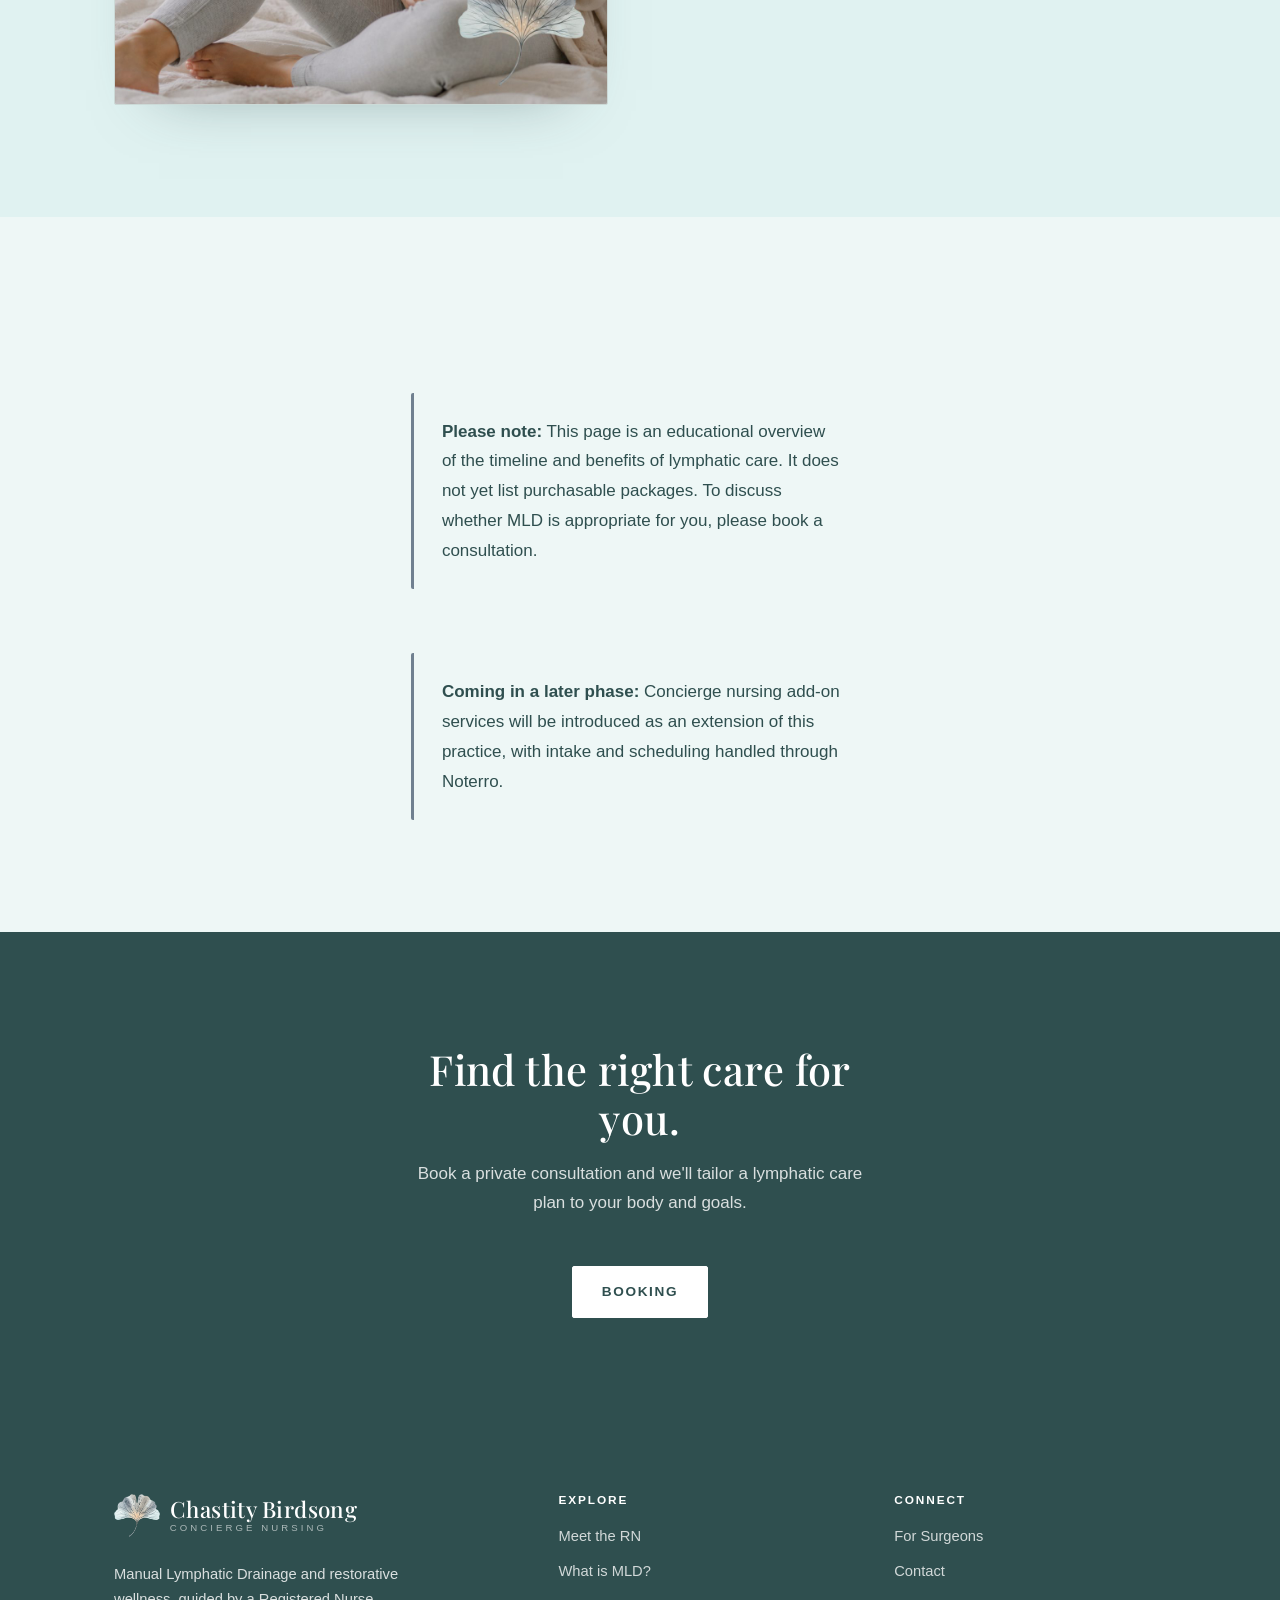
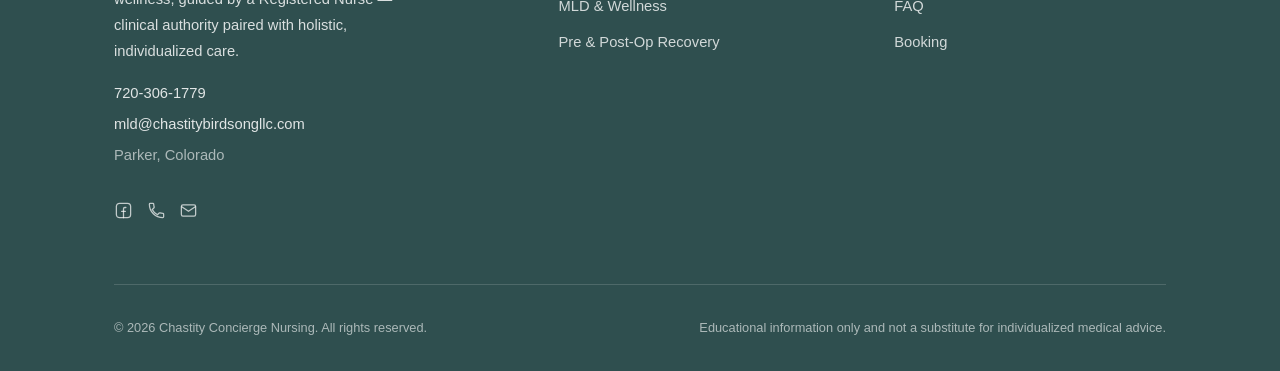
<file: services.html>
<!DOCTYPE html>
<html lang="en">
<head>
  <meta charset="UTF-8" />
  <meta name="viewport" content="width=device-width, initial-scale=1.0" />
  <title>Services — Chastity Concierge Nursing</title>
  <meta name="description" content="Manual Lymphatic Drainage, restorative wellness, nervous system calming, and pre/post-operative and aesthetic surgery recovery — guided by a Registered Nurse." />
  <link rel="preconnect" href="https://fonts.googleapis.com" />
  <link rel="preconnect" href="https://fonts.gstatic.com" crossorigin />
  <link href="https://fonts.googleapis.com/css2?family=Playfair+Display:wght@400;500;600&display=swap" rel="stylesheet" />
  <link rel="stylesheet" href="css/styles.css?v=8" />
  <link rel="canonical" href="https://chastitybirdsongllc.com/services.html" />
  <meta name="author" content="Chastity Birdsong, RN" />
  <meta name="robots" content="index, follow, max-image-preview:large" />
  <!-- Local SEO -->
  <meta name="geo.region" content="US-CO" />
  <meta name="geo.placename" content="Parker, Colorado" />
  <meta name="geo.position" content="39.5186;-104.7614" />
  <meta name="ICBM" content="39.5186, -104.7614" />
  <!-- Open Graph -->
  <meta property="og:type" content="website" />
  <meta property="og:site_name" content="Chastity Birdsong Concierge Nursing" />
  <meta property="og:locale" content="en_US" />
  <meta property="og:title" content="Services — Chastity Concierge Nursing" />
  <meta property="og:description" content="Manual Lymphatic Drainage, restorative wellness, nervous system calming, and pre/post-operative and aesthetic surgery recovery — guided by a Registered Nurse." />
  <meta property="og:url" content="https://chastitybirdsongllc.com/services.html" />
  <meta property="og:image" content="https://chastitybirdsongllc.com/assets/og-image.png" />
  <meta property="og:image:width" content="1200" />
  <meta property="og:image:height" content="630" />
  <meta property="og:image:alt" content="Chastity Birdsong Concierge Nursing — Manual Lymphatic Drainage in Parker, Colorado" />
  <!-- Twitter -->
  <meta name="twitter:card" content="summary_large_image" />
  <meta name="twitter:title" content="Services — Chastity Concierge Nursing" />
  <meta name="twitter:description" content="Manual Lymphatic Drainage, restorative wellness, nervous system calming, and pre/post-operative and aesthetic surgery recovery — guided by a Registered Nurse." />
  <meta name="twitter:image" content="https://chastitybirdsongllc.com/assets/og-image.png" />
  <!-- Icons & theme -->
  <meta name="theme-color" content="#2F4F4F" />
  <link rel="icon" href="/assets/favicon.svg" type="image/svg+xml" />
  <link rel="icon" type="image/png" sizes="192x192" href="/assets/icon-192.png" />
  <link rel="apple-touch-icon" href="/assets/apple-touch-icon.png" />
  <link rel="manifest" href="/site.webmanifest" />
  <script type="application/ld+json">
  {
    "@context": "https://schema.org",
    "@graph": [
      {
        "@type": [
          "MedicalBusiness",
          "HealthAndBeautyBusiness"
        ],
        "@id": "https://chastitybirdsongllc.com/#business",
        "name": "Chastity Birdsong Concierge Nursing",
        "alternateName": "Chastity Birdsong LLC",
        "description": "Concierge Registered Nurse (RN) and CPST in Parker, Colorado specializing in Manual Lymphatic Drainage (MLD) using the gold-standard Vodder Method — expert concierge care for nervous-system calming and pre/post-operative recovery.",
        "url": "https://chastitybirdsongllc.com/",
        "telephone": "+1-720-306-1779",
        "email": "mld@chastitybirdsongllc.com",
        "image": "https://chastitybirdsongllc.com/assets/og-image.png",
        "logo": "https://chastitybirdsongllc.com/assets/icon-512.png",
        "sameAs": [
          "https://www.facebook.com/profile.php?id=61591408636728"
        ],
        "priceRange": "$$",
        "currenciesAccepted": "USD",
        "paymentAccepted": "Cash, Credit Card",
        "address": {
          "@type": "PostalAddress",
          "addressLocality": "Parker",
          "addressRegion": "CO",
          "addressCountry": "US"
        },
        "geo": {
          "@type": "GeoCoordinates",
          "latitude": 39.5186,
          "longitude": -104.7614
        },
        "areaServed": [
          {
            "@type": "City",
            "name": "Parker"
          },
          {
            "@type": "City",
            "name": "Lone Tree"
          },
          {
            "@type": "City",
            "name": "Castle Rock"
          },
          {
            "@type": "City",
            "name": "Centennial"
          },
          {
            "@type": "City",
            "name": "Denver"
          },
          {
            "@type": "AdministrativeArea",
            "name": "Douglas County, Colorado"
          }
        ],
        "founder": {
          "@type": "Person",
          "name": "Chastity Birdsong",
          "honorificSuffix": "RN",
          "jobTitle": "Registered Nurse"
        },
        "knowsAbout": [
          "Manual Lymphatic Drainage",
          "Vodder Method",
          "Lymphatic drainage massage",
          "Post-operative recovery",
          "Pre-operative preparation",
          "Post-surgical swelling",
          "Aesthetic surgery recovery",
          "Edema management",
          "Nervous system regulation"
        ],
        "makesOffer": [
          {
            "@type": "Offer",
            "itemOffered": {
              "@type": "Service",
              "name": "Manual Lymphatic Drainage (MLD)",
              "description": "Gentle, Vodder-Method manual lymphatic drainage to reduce swelling and support the lymphatic system.",
              "provider": {
                "@id": "https://chastitybirdsongllc.com/#business"
              }
            }
          },
          {
            "@type": "Offer",
            "itemOffered": {
              "@type": "Service",
              "name": "Restorative Wellness",
              "description": "Nurse-led restorative wellness sessions supporting circulation, immunity, and recovery.",
              "provider": {
                "@id": "https://chastitybirdsongllc.com/#business"
              }
            }
          },
          {
            "@type": "Offer",
            "itemOffered": {
              "@type": "Service",
              "name": "Nervous System Calming",
              "description": "Parasympathetic, nervous-system-calming bodywork to lower stress and promote rest.",
              "provider": {
                "@id": "https://chastitybirdsongllc.com/#business"
              }
            }
          },
          {
            "@type": "Offer",
            "itemOffered": {
              "@type": "Service",
              "name": "Pre & Post-Operative Recovery",
              "description": "Pre- and post-surgical MLD to manage edema, bruising, and healing under clinical oversight.",
              "provider": {
                "@id": "https://chastitybirdsongllc.com/#business"
              }
            }
          },
          {
            "@type": "Offer",
            "itemOffered": {
              "@type": "Service",
              "name": "Aesthetic Surgery Recovery",
              "description": "Specialized post-operative lymphatic care for aesthetic and cosmetic surgery patients.",
              "provider": {
                "@id": "https://chastitybirdsongllc.com/#business"
              }
            }
          },
          {
            "@type": "Offer",
            "itemOffered": {
              "@type": "Service",
              "name": "Pregnancy & Postpartum Support",
              "description": "Gentle lymphatic and wellness care for pregnancy and the postpartum period.",
              "provider": {
                "@id": "https://chastitybirdsongllc.com/#business"
              }
            }
          }
        ]
      },
      {
        "@type": "BreadcrumbList",
        "itemListElement": [
          {
            "@type": "ListItem",
            "position": 1,
            "name": "Home",
            "item": "https://chastitybirdsongllc.com/"
          },
          {
            "@type": "ListItem",
            "position": 2,
            "name": "Services",
            "item": "https://chastitybirdsongllc.com/services.html"
          }
        ]
      }
    ]
  }
  </script>
</head>
<body>
  <a class="skip-link" href="#main">Skip to content</a>

  <header class="site-header">
    <nav class="nav container" aria-label="Primary">
      <a class="brand" href="index.html"><img class="brand__mark" src="assets/logo-mark.png" alt="" width="342" height="320" decoding="async" /><span class="brand__text">Chastity Birdsong <small>Concierge Nursing</small></span></a>
      <button class="nav-toggle" aria-label="Toggle navigation" aria-controls="nav-menu" aria-expanded="false">
        <span></span><span></span><span></span>
      </button>
      <ul class="nav-menu" id="nav-menu">
        <li>
          <button class="nav-link" aria-haspopup="true" aria-expanded="false">About <span class="caret" aria-hidden="true"></span></button>
          <ul class="dropdown">
            <li><a href="about.html#meet">Meet the RN</a></li>
            <li><a href="about.html#mld">What is MLD?</a></li>
          </ul>
        </li>
        <li>
          <button class="nav-link is-active" aria-haspopup="true" aria-expanded="false">Services <span class="caret" aria-hidden="true"></span></button>
          <ul class="dropdown">
            <li><a href="services.html#mld">MLD &amp; Wellness</a></li>
            <li><a href="services.html#calming">Nervous System Calming</a></li>
            <li><a href="services.html#recovery">Pre &amp; Post-Op Recovery</a></li>
            <li><a href="services.html#aesthetic">Aesthetic Surgery Recovery</a></li>
            <li><a href="services.html#pregnancy">Pregnancy &amp; Postpartum</a></li>
          </ul>
        </li>
        <li><a class="nav-link" href="for-surgeons.html">For Surgeons</a></li>
        <li><a class="nav-link" href="faq.html">FAQ</a></li>
        <li><a class="nav-link" href="contact.html">Contact</a></li>
      </ul>
      <div class="nav-actions">
        <div class="social" aria-label="Social media">
          <!-- Instagram & LinkedIn hidden for now until social accounts are live -->
          <!--
          <a href="#" aria-label="Instagram" title="Instagram (placeholder)"><svg viewBox="0 0 24 24" fill="none" stroke="currentColor" stroke-width="1.6"><rect x="3" y="3" width="18" height="18" rx="5"/><circle cx="12" cy="12" r="4"/><circle cx="17.5" cy="6.5" r="1" fill="currentColor" stroke="none"/></svg></a>
          <a href="#" aria-label="LinkedIn" title="LinkedIn (placeholder)"><svg viewBox="0 0 24 24" fill="none" stroke="currentColor" stroke-width="1.6"><rect x="3" y="3" width="18" height="18" rx="3"/><line x1="7" y1="10" x2="7" y2="17"/><circle cx="7" cy="6.8" r="0.6" fill="currentColor" stroke="none"/><path d="M11 17v-3.5a2.5 2.5 0 0 1 5 0V17"/><line x1="11" y1="10" x2="11" y2="17"/></svg></a>
          -->
          <a href="https://www.facebook.com/profile.php?id=61591408636728" data-facebook aria-label="Facebook" title="Facebook" target="_blank" rel="noopener"><svg viewBox="0 0 24 24" fill="none" stroke="currentColor" stroke-width="1.6"><rect x="3" y="3" width="18" height="18" rx="4"/><path d="M15 8.2h-1.4c-1 0-1.6.6-1.6 1.7V21" stroke-linecap="round"/><path d="M9.7 13.2h4.6" stroke-linecap="round"/></svg></a>
          <a href="tel:+17203061779" aria-label="Call" title="Call Chastity"><svg viewBox="0 0 24 24" fill="none" stroke="currentColor" stroke-width="1.6"><path d="M6.6 10.8a15.5 15.5 0 0 0 6.6 6.6l2.2-2.2a1 1 0 0 1 1-.24 11.4 11.4 0 0 0 3.6.58 1 1 0 0 1 1 1V20a1 1 0 0 1-1 1A17 17 0 0 1 3 4a1 1 0 0 1 1-1h3.5a1 1 0 0 1 1 1 11.4 11.4 0 0 0 .58 3.6 1 1 0 0 1-.24 1z"/></svg></a>
          <a href="mailto:mld@chastitybirdsongllc.com" aria-label="Email" title="Email Chastity"><svg viewBox="0 0 24 24" fill="none" stroke="currentColor" stroke-width="1.6"><rect x="3" y="5" width="18" height="14" rx="2"/><path d="M3 7l9 6 9-6"/></svg></a>
        </div>
        <a class="btn btn--primary" href="https://chastitybirdsongllc.noterro.com/" target="_blank" rel="noopener" data-noterro-booking>Booking</a>
      </div>
    </nav>
  </header>

  <main id="main">
    <section class="page-hero">
      <div class="container">
        <span class="eyebrow">Services</span>
        <h1>Lymphatic care, designed around your body.</h1>
        <p class="lead measure">
          A focused practice built on Manual Lymphatic Drainage — supporting everyday wellness,
          a calmer nervous system, and recovery from surgery and aesthetic procedures.
        </p>
      </div>
    </section>

    <!-- Service overview / quick links -->
    <section class="section section--tight" aria-label="Service overview">
      <div class="container">
        <div class="grid grid--2">
          <article class="card">
            <div class="card__icon" aria-hidden="true">
              <svg viewBox="0 0 24 24" fill="none" stroke="currentColor" stroke-width="1.5"><path d="M12 21s-7-4.35-7-10a4 4 0 0 1 7-2.6A4 4 0 0 1 19 11c0 5.65-7 10-7 10z"/></svg>
            </div>
            <h3>Manual Lymphatic Drainage &amp; Wellness</h3>
            <p>Gentle, restorative MLD to support circulation, reduce fluid retention, and promote whole-body wellbeing.</p>
            <a class="card-link" href="#mld">Learn more</a>
          </article>
          <article class="card">
            <div class="card__icon" aria-hidden="true">
              <svg viewBox="0 0 24 24" fill="none" stroke="currentColor" stroke-width="1.5"><path d="M3 12c3 0 3-5 6-5s3 10 6 10 3-5 6-5"/></svg>
            </div>
            <h3>Nervous System Calming</h3>
            <p>Slow, intentional touch that helps shift the body out of "fight or flight" and into rest and repair.</p>
            <a class="card-link" href="#calming">Learn more</a>
          </article>
          <article class="card">
            <div class="card__icon" aria-hidden="true">
              <svg viewBox="0 0 24 24" fill="none" stroke="currentColor" stroke-width="1.5"><path d="M3 12h4l2-6 4 12 2-6h6"/></svg>
            </div>
            <h3>Pre &amp; Post-Op Recovery</h3>
            <p>Lymphatic support before and after surgery to ease swelling and work alongside your surgeon's plan.</p>
            <a class="card-link" href="#recovery">Learn more</a>
          </article>
          <article class="card">
            <div class="card__icon" aria-hidden="true">
              <svg viewBox="0 0 24 24" fill="none" stroke="currentColor" stroke-width="1.5"><path d="M12 3l2.5 5 5.5.8-4 3.9.9 5.5L12 21l-4.9 2.6.9-5.5-4-3.9 5.5-.8z"/></svg>
            </div>
            <h3>Pre &amp; Post Aesthetic Surgery</h3>
            <p>Specialized recovery care for cosmetic and aesthetic procedures, supporting comfort and refined results.</p>
            <a class="card-link" href="#aesthetic">Learn more</a>
          </article>
          <article class="card">
            <div class="card__icon" aria-hidden="true">
              <svg viewBox="0 0 24 24" fill="none" stroke="currentColor" stroke-width="1.5"><path d="M12 21s-7-4.35-7-10a4 4 0 0 1 7-2.6A4 4 0 0 1 19 11c0 5.65-7 10-7 10z"/></svg>
            </div>
            <h3>Pregnancy, Post C-Section &amp; Breastfeeding</h3>
            <p>Gentle, modified MLD to support comfort, circulation, and milk flow through the second and third trimesters and postpartum.</p>
            <a class="card-link" href="#pregnancy">Learn more</a>
          </article>
        </div>
      </div>
    </section>

    <!-- ===================== 1. MLD & WELLNESS ====================== -->
    <section class="section section--ice" id="mld" aria-labelledby="mld-title">
      <div class="container split">
        <div>
          <span class="eyebrow">Manual Lymphatic Drainage</span>
          <h2 id="mld-title">MLD &amp; restorative wellness.</h2>
          <p>
            Manual Lymphatic Drainage is a light-pressure, precise technique that encourages the
            natural movement of lymph fluid — the body's system for clearing fluid and waste and
            supporting immune function. The result is a deeply restorative experience that helps
            you feel lighter, clearer, and more balanced.
          </p>
          <ul class="credentials">
            <li>
              <svg viewBox="0 0 24 24" fill="none" stroke="currentColor" stroke-width="1.7" aria-hidden="true"><path d="M9 12l2 2 4-4"/><circle cx="12" cy="12" r="9"/></svg>
              <span>Supports reduction of swelling and fluid retention.</span>
            </li>
            <li>
              <svg viewBox="0 0 24 24" fill="none" stroke="currentColor" stroke-width="1.7" aria-hidden="true"><path d="M9 12l2 2 4-4"/><circle cx="12" cy="12" r="9"/></svg>
              <span>Encourages circulation and the body's natural healing response.</span>
            </li>
            <li>
              <svg viewBox="0 0 24 24" fill="none" stroke="currentColor" stroke-width="1.7" aria-hidden="true"><path d="M9 12l2 2 4-4"/><circle cx="12" cy="12" r="9"/></svg>
              <span>Stimulates the parasympathetic nervous system, leading to relaxation and reduced stress.</span>
            </li>
            <li>
              <svg viewBox="0 0 24 24" fill="none" stroke="currentColor" stroke-width="1.7" aria-hidden="true"><path d="M9 12l2 2 4-4"/><circle cx="12" cy="12" r="9"/></svg>
              <span>Improved lymphatic flow contributes to better skin health and enhanced skin renewal.</span>
            </li>
            <li>
              <svg viewBox="0 0 24 24" fill="none" stroke="currentColor" stroke-width="1.7" aria-hidden="true"><path d="M9 12l2 2 4-4"/><circle cx="12" cy="12" r="9"/></svg>
              <span>Applied with a Registered Nurse's awareness of anatomy and contraindications.</span>
            </li>
          </ul>
          <p><a href="about.html#mld">Read the full overview of MLD &rarr;</a></p>
        </div>
        <img class="media-photo" src="assets/mld-stomach.jpg" width="1200" height="1200" loading="lazy" decoding="async"
             alt="Registered Nurse performing gentle Manual Lymphatic Drainage on a client's abdomen" />
      </div>
    </section>

    <!-- ===================== 2. NERVOUS SYSTEM CALMING ============== -->
    <section class="section" id="calming" aria-labelledby="calming-title">
      <div class="container split">
        <img class="media-photo" src="assets/mld-face.jpg" width="1200" height="1200" loading="lazy" decoding="async"
             alt="Slow, calming lymphatic facial drainage during a restorative treatment session" />
        <div>
          <span class="eyebrow">Nervous System Calming</span>
          <h2 id="calming-title">A path back to rest &amp; repair.</h2>
          <p>
            The slow, rhythmic quality of lymphatic work does more than move fluid — it signals
            safety to the nervous system. Many clients experience MLD as profoundly calming,
            helping the body shift out of a stress-driven "fight or flight" state and into the
            "rest and digest" mode where genuine recovery happens.
          </p>
          <p>
            For those carrying tension, fatigue, or the aftermath of a demanding season of life,
            these sessions offer a quiet, restorative reset — clinically informed and entirely
            unhurried.
          </p>
        </div>
      </div>
    </section>

    <!-- ===================== 3. PRE & POST-OP RECOVERY ============== -->
    <section class="section section--ice" id="recovery" aria-labelledby="recovery-title">
      <div class="container">
        <div class="center measure">
          <span class="eyebrow">Pre &amp; Post-Op Recovery</span>
          <h2 id="recovery-title">Supporting surgical recovery, every stage.</h2>
          <p class="lead">
            Surgery places real demands on the body. Guided by a Registered Nurse, MLD supports
            your body's own systems before and after a procedure — easing swelling and working
            alongside your surgeon's protocol.
          </p>
        </div>

        <div class="split" style="margin-top: var(--space-lg);">
          <img class="media-photo" src="assets/mld-lower-body.jpg" width="1200" height="1200" loading="lazy" decoding="async"
               alt="Manual Lymphatic Drainage applied to a patient's lower leg to ease post-operative swelling" />
          <ol class="timeline" style="max-width: 760px;">
          <li>
            <span class="phase">Pre-Op · Preparation</span>
            <h3>Optimizing your baseline</h3>
            <p>Pre-operative MLD can help reduce existing fluid retention and prepare the lymphatic system for a cleaner starting point.</p>
          </li>
          <li>
            <span class="phase">Post-Op · Early Phase</span>
            <h3>Gentle decongestion</h3>
            <p>Once cleared by your surgeon, light MLD encourages the movement of post-surgical fluid — easing swelling and pain, reducing bruising and tightness, and facilitating faster healing. It can also help decrease infection risk by aiding the clearance of bacteria and viruses to healthy lymph nodes.</p>
          </li>
          <li>
            <span class="phase">Post-Op · Active Healing</span>
            <h3>Supporting the timeline</h3>
            <p>Regular sessions support circulation and comfort as tissues heal, diminishing fibrosis and thick scarring, with technique adjusted to your recovery markers.</p>
          </li>
          </ol>
        </div>
      </div>
    </section>

    <!-- ===================== 4. AESTHETIC SURGERY RECOVERY ========== -->
    <section class="section" id="aesthetic" aria-labelledby="aesthetic-title">
      <div class="container split">
        <div>
          <span class="eyebrow">Pre &amp; Post Aesthetic Surgery</span>
          <h2 id="aesthetic-title">Recovery care for aesthetic procedures.</h2>
          <p>
            Aesthetic and cosmetic procedures deserve recovery care that protects the result.
            Post-operative MLD is a well-established part of many aesthetic recovery plans —
            helping manage swelling and fluid, easing the feeling of tightness, and supporting a
            smooth, settled outcome.
          </p>
          <p>
            Care is always coordinated with your surgeon's timing and clearance, and delivered
            with the clinical awareness that aesthetic recovery requires.
          </p>
          <a class="btn btn--ghost" href="for-surgeons.html" style="margin-top: var(--space-sm);">Information for Surgeons &rarr;</a>
        </div>
        <img class="media-photo" src="assets/healing-post-surgical.jpg" width="1200" height="1200" loading="lazy" decoding="async"
             alt="Client recovering at home after aesthetic surgery, managing a post-operative drain" />
      </div>
    </section>

    <!-- ===================== 5. PREGNANCY, POST C-SECTION & BREASTFEEDING ===================== -->
    <section class="section section--ice" id="pregnancy" aria-labelledby="pregnancy-title">
      <div class="container split">
        <div class="media-stack">
          <img class="media-photo" src="assets/pregnancy.jpg" width="1200" height="1200" loading="lazy" decoding="async"
               alt="Expectant mother resting calmly, cradling her belly during pregnancy" />
          <img class="media-photo" src="assets/postpartum.jpg" width="1200" height="1200" loading="lazy" decoding="async"
               alt="Mother breastfeeding her baby in a calm, restful postpartum setting" />
        </div>
        <div>
          <span class="eyebrow">Pregnancy, Post C-Section &amp; Breastfeeding</span>
          <h2 id="pregnancy-title">Gentle support through pregnancy &amp; postpartum.</h2>
          <p>
            MLD is generally considered safe during the second and third trimesters of pregnancy,
            and can be beneficial in managing the fluid retention and swelling that commonly occur
            during this period.
          </p>
          <ul class="credentials">
            <li>
              <svg viewBox="0 0 24 24" fill="none" stroke="currentColor" stroke-width="1.7" aria-hidden="true"><path d="M9 12l2 2 4-4"/><circle cx="12" cy="12" r="9"/></svg>
              <span>Helps with relaxation and stress reduction.</span>
            </li>
            <li>
              <svg viewBox="0 0 24 24" fill="none" stroke="currentColor" stroke-width="1.7" aria-hidden="true"><path d="M9 12l2 2 4-4"/><circle cx="12" cy="12" r="9"/></svg>
              <span>Promotes better circulation for enhanced milk flow while breastfeeding.</span>
            </li>
            <li>
              <svg viewBox="0 0 24 24" fill="none" stroke="currentColor" stroke-width="1.7" aria-hidden="true"><path d="M9 12l2 2 4-4"/><circle cx="12" cy="12" r="9"/></svg>
              <span>Assists with engorgement.</span>
            </li>
          </ul>
          <div class="note">
            <p>
              For expectant mothers, I employ modified positioning and refrain from directly working
              over the abdomen. Please note that I do not perform MLD during the first trimester.
            </p>
          </div>
        </div>
      </div>
    </section>

    <!-- Phase notes -->
    <section class="section section--ice-soft" aria-label="Service notes">
      <div class="container measure">
        <!-- Phase 1 Note: educational only — no purchasable packages listed yet. -->
        <div class="note">
          <p>
            <strong>Please note:</strong> This page is an educational overview of the timeline and
            benefits of lymphatic care. It does not yet list purchasable packages. To discuss
            whether MLD is appropriate for you, please book a consultation.
          </p>
        </div>
        <!-- Phase 2 Note: concierge nursing add-on services planned for a later iteration. -->
        <div class="note">
          <p>
            <strong>Coming in a later phase:</strong> Concierge nursing add-on services will be
            introduced as an extension of this practice, with intake and scheduling handled
            through Noterro.
          </p>
        </div>
      </div>
    </section>

    <section class="section cta" aria-labelledby="cta-title">
      <div class="container measure">
        <h2 id="cta-title">Find the right care for you.</h2>
        <p>Book a private consultation and we'll tailor a lymphatic care plan to your body and goals.</p>
        <a class="btn btn--primary" href="https://chastitybirdsongllc.noterro.com/" target="_blank" rel="noopener" data-noterro-booking>Booking</a>
      </div>
    </section>
  </main>

  <footer class="site-footer">
    <div class="container">
      <div class="footer-grid">
        <div>
          <span class="brand"><img class="brand__mark" src="assets/logo-mark.png" alt="" width="342" height="320" loading="lazy" decoding="async" /><span class="brand__text">Chastity Birdsong <small>Concierge Nursing</small></span></span>
          <p style="margin-top: var(--space-sm); max-width: 38ch;">
            Manual Lymphatic Drainage and restorative wellness, guided by a Registered Nurse —
            clinical authority paired with holistic, individualized care.
          </p>
          <address class="footer-nap">
            <a href="tel:+17203061779">720-306-1779</a>
            <a href="mailto:mld@chastitybirdsongllc.com">mld@chastitybirdsongllc.com</a>
            <span>Parker, Colorado</span>
          </address>
          <div class="footer-social" aria-label="Social media">
            <a href="https://www.facebook.com/profile.php?id=61591408636728" data-facebook aria-label="Facebook" title="Facebook" target="_blank" rel="noopener"><svg viewBox="0 0 24 24" fill="none" stroke="currentColor" stroke-width="1.6"><rect x="3" y="3" width="18" height="18" rx="4"/><path d="M15 8.2h-1.4c-1 0-1.6.6-1.6 1.7V21" stroke-linecap="round"/><path d="M9.7 13.2h4.6" stroke-linecap="round"/></svg></a>
            <a href="tel:+17203061779" aria-label="Call" title="Call Chastity"><svg viewBox="0 0 24 24" fill="none" stroke="currentColor" stroke-width="1.6"><path d="M6.6 10.8a15.5 15.5 0 0 0 6.6 6.6l2.2-2.2a1 1 0 0 1 1-.24 11.4 11.4 0 0 0 3.6.58 1 1 0 0 1 1 1V20a1 1 0 0 1-1 1A17 17 0 0 1 3 4a1 1 0 0 1 1-1h3.5a1 1 0 0 1 1 1 11.4 11.4 0 0 0 .58 3.6 1 1 0 0 1-.24 1z"/></svg></a>
            <a href="mailto:mld@chastitybirdsongllc.com" aria-label="Email" title="Email Chastity"><svg viewBox="0 0 24 24" fill="none" stroke="currentColor" stroke-width="1.6"><rect x="3" y="5" width="18" height="14" rx="2"/><path d="M3 7l9 6 9-6"/></svg></a>
          </div>
        </div>
        <div class="footer-col">
          <h4>Explore</h4>
          <ul>
            <li><a href="about.html#meet">Meet the RN</a></li>
            <li><a href="about.html#mld">What is MLD?</a></li>
            <li><a href="services.html#mld">MLD &amp; Wellness</a></li>
            <li><a href="services.html#recovery">Pre &amp; Post-Op Recovery</a></li>
          </ul>
        </div>
        <div class="footer-col">
          <h4>Connect</h4>
          <ul>
            <li><a href="for-surgeons.html">For Surgeons</a></li>
            <li><a href="contact.html">Contact</a></li>
            <li><a href="faq.html">FAQ</a></li>
            <li><a href="https://chastitybirdsongllc.noterro.com/" target="_blank" rel="noopener" data-noterro-booking>Booking</a></li>
          </ul>
        </div>
      </div>
      <div class="footer-bottom">
        <span>&copy; <span data-year>2026</span> Chastity Concierge Nursing. All rights reserved.</span>
        <span class="disclaimer">Educational information only and not a substitute for individualized medical advice.</span>
      </div>
    </div>
  </footer>

  <script src="js/main.js"></script>
</body>
</html>
</file>
<file: css/styles.css>
/* =========================================================================
   Chastity Concierge Nursing — Global Stylesheet
   Aesthetic: clinical "medical wellness", high-fashion editorial spacing.
   Palette:
     Crisp White      #FFFFFF
     Pale Ice Blue    #E0F2F1
     Slate Gray       #708090
     Cool Taupe       #908F87
     Dark Slate Gray  #2F4F4F
   ========================================================================= */

:root {
  --color-white: #ffffff;
  --color-ice: #e0f2f1;
  --color-ice-soft: #eef7f6;
  --color-slate: #708090;
  --color-taupe: #908f87;
  --color-dark-slate: #2f4f4f;

  --font-serif: "Playfair Display", Georgia, "Times New Roman", serif;
  --font-sans: "Helvetica Neue", Helvetica, Arial, system-ui, sans-serif;

  --maxw: 1180px;
  --gutter: clamp(1.25rem, 5vw, 4rem);

  --space-xs: 0.5rem;
  --space-sm: 1rem;
  --space-md: 2rem;
  --space-lg: 4rem;
  --space-xl: 7rem;

  --radius: 2px;
  --transition: 220ms ease;
}

/* ----------------------------- Reset ----------------------------------- */
*,
*::before,
*::after {
  box-sizing: border-box;
}

html {
  scroll-behavior: smooth;
  -webkit-text-size-adjust: 100%;
  scroll-padding-top: 110px;
}

body {
  margin: 0;
  font-family: var(--font-sans);
  font-size: 1.0625rem;
  line-height: 1.75;
  color: var(--color-dark-slate);
  background: var(--color-white);
  -webkit-font-smoothing: antialiased;
  text-rendering: optimizeLegibility;
}

img {
  max-width: 100%;
  display: block;
}

a {
  color: var(--color-slate);
  text-decoration: none;
  transition: color var(--transition);
}

a:hover {
  color: var(--color-dark-slate);
}

/* --------------------------- Typography -------------------------------- */
h1,
h2,
h3,
h4 {
  font-family: var(--font-serif);
  font-weight: 600;
  color: var(--color-dark-slate);
  line-height: 1.18;
  margin: 0 0 var(--space-sm);
  letter-spacing: 0.01em;
}

h1 {
  font-size: clamp(2.4rem, 5.5vw, 4rem);
  font-weight: 500;
}

h2 {
  font-size: clamp(1.8rem, 3.5vw, 2.6rem);
  font-weight: 500;
}

h3 {
  font-size: clamp(1.25rem, 2vw, 1.5rem);
}

p {
  margin: 0 0 var(--space-sm);
  max-width: 65ch;
}

.eyebrow {
  font-family: var(--font-sans);
  text-transform: uppercase;
  letter-spacing: 0.28em;
  font-size: 0.72rem;
  font-weight: 600;
  color: var(--color-slate);
  margin-bottom: var(--space-sm);
  display: block;
}

.lead {
  font-size: clamp(1.1rem, 1.6vw, 1.3rem);
  color: var(--color-slate);
  line-height: 1.7;
}

/* ----------------------------- Layout ---------------------------------- */
.container {
  width: 100%;
  max-width: var(--maxw);
  margin-inline: auto;
  padding-inline: var(--gutter);
}

.section {
  padding-block: var(--space-xl);
}

.section--tight {
  padding-block: var(--space-lg);
}

.section--ice {
  background: var(--color-ice);
}

.section--ice-soft {
  background: var(--color-ice-soft);
}

.center {
  text-align: center;
}

.measure {
  max-width: 62ch;
  margin-inline: auto;
}

.divider {
  height: 1px;
  border: 0;
  background: var(--color-taupe);
  opacity: 0.4;
  margin-block: var(--space-lg);
}

/* ----------------------------- Buttons --------------------------------- */
.btn {
  display: inline-block;
  font-family: var(--font-sans);
  font-size: 0.85rem;
  letter-spacing: 0.12em;
  text-transform: uppercase;
  font-weight: 600;
  padding: 0.95em 2.1em;
  border-radius: var(--radius);
  border: 1px solid var(--color-slate);
  cursor: pointer;
  transition: background var(--transition), color var(--transition),
    border-color var(--transition);
}

.btn--primary {
  background: var(--color-slate);
  color: var(--color-white);
}

.btn--primary:hover {
  background: var(--color-dark-slate);
  border-color: var(--color-dark-slate);
  color: var(--color-white);
}

.btn--ghost {
  background: transparent;
  color: var(--color-dark-slate);
  border-color: var(--color-taupe);
}

.btn--ghost:hover {
  border-color: var(--color-dark-slate);
  color: var(--color-dark-slate);
}

/* ------------------------------ Header --------------------------------- */
.site-header {
  position: sticky;
  top: 0;
  z-index: 100;
  background: rgba(255, 255, 255, 0.92);
  backdrop-filter: blur(8px);
  border-bottom: 1px solid rgba(144, 143, 135, 0.25);
}

.nav {
  display: flex;
  align-items: center;
  justify-content: space-between;
  gap: var(--space-md);
  min-height: 76px;
}

.brand {
  display: inline-flex;
  align-items: center;
  gap: 0.6rem;
  font-family: var(--font-serif);
  font-size: 1.4rem;
  font-weight: 500;
  color: var(--color-dark-slate);
  letter-spacing: 0.02em;
  line-height: 1.1;
  white-space: nowrap;
}

.brand__mark {
  height: 2.7rem;
  width: auto;
  flex: none;
}

.brand__text {
  display: block;
}

.brand small {
  display: block;
  font-family: var(--font-sans);
  font-size: 0.6rem;
  letter-spacing: 0.32em;
  text-transform: uppercase;
  color: var(--color-slate);
  margin-top: 2px;
}

/* Center menu */
.nav-menu {
  display: flex;
  align-items: center;
  gap: clamp(1rem, 2.4vw, 2.4rem);
  list-style: none;
  margin: 0;
  padding: 0;
}

.nav-menu > li {
  position: relative;
}

.nav-link {
  font-family: var(--font-sans);
  font-size: 0.82rem;
  letter-spacing: 0.14em;
  text-transform: uppercase;
  font-weight: 600;
  color: var(--color-slate);
  background: none;
  border: 0;
  cursor: pointer;
  padding: 0.5rem 0;
  display: inline-flex;
  align-items: center;
  gap: 0.4em;
}

.nav-link:hover,
.nav-link[aria-expanded="true"],
.nav-link.is-active {
  color: var(--color-dark-slate);
}

.nav-link .caret {
  width: 0.5em;
  height: 0.5em;
  border-right: 1.5px solid currentColor;
  border-bottom: 1.5px solid currentColor;
  transform: rotate(45deg) translateY(-2px);
  transition: transform var(--transition);
}

.nav-link[aria-expanded="true"] .caret {
  transform: rotate(-135deg) translateY(-2px);
}

/* Dropdown */
.dropdown {
  position: absolute;
  top: calc(100% + 14px);
  left: 50%;
  transform: translateX(-50%) translateY(8px);
  min-width: 240px;
  background: var(--color-white);
  border: 1px solid rgba(144, 143, 135, 0.3);
  border-radius: var(--radius);
  box-shadow: 0 18px 40px -24px rgba(47, 79, 79, 0.45);
  list-style: none;
  margin: 0;
  padding: 0.5rem;
  opacity: 0;
  visibility: hidden;
  transition: opacity var(--transition), transform var(--transition),
    visibility var(--transition);
}

.nav-menu > li:hover .dropdown,
.dropdown.is-open {
  opacity: 1;
  visibility: visible;
  transform: translateX(-50%) translateY(0);
}

.dropdown a {
  display: block;
  padding: 0.7rem 0.9rem;
  font-family: var(--font-sans);
  font-size: 0.82rem;
  letter-spacing: 0.06em;
  color: var(--color-dark-slate);
  border-radius: var(--radius);
}

.dropdown a:hover {
  background: var(--color-ice);
  color: var(--color-dark-slate);
}

/* Right actions */
.nav-actions {
  display: flex;
  align-items: center;
  gap: var(--space-sm);
}

.social {
  display: flex;
  align-items: center;
  gap: 0.75rem;
}

.social a {
  color: var(--color-slate);
  display: inline-flex;
}

.social a:hover {
  color: var(--color-dark-slate);
}

.social svg {
  width: 19px;
  height: 19px;
}

/* Mobile toggle */
.nav-toggle {
  display: none;
  flex-direction: column;
  justify-content: center;
  gap: 5px;
  width: 44px;
  height: 44px;
  background: none;
  border: 0;
  cursor: pointer;
}

.nav-toggle span {
  display: block;
  height: 1.5px;
  width: 24px;
  background: var(--color-dark-slate);
  transition: transform var(--transition), opacity var(--transition);
}

.nav-toggle[aria-expanded="true"] span:nth-child(1) {
  transform: translateY(6.5px) rotate(45deg);
}
.nav-toggle[aria-expanded="true"] span:nth-child(2) {
  opacity: 0;
}
.nav-toggle[aria-expanded="true"] span:nth-child(3) {
  transform: translateY(-6.5px) rotate(-45deg);
}

/* ------------------------------- Hero ---------------------------------- */
.hero {
  position: relative;
  background: linear-gradient(180deg, var(--color-ice) 0%, var(--color-white) 100%);
  overflow: hidden;
}

.hero__inner {
  display: grid;
  grid-template-columns: 1.05fr 0.95fr;
  align-items: center;
  gap: clamp(2rem, 5vw, 5rem);
  padding-block: clamp(3.5rem, 8vw, 7rem);
}

.hero__content h1 {
  margin-bottom: var(--space-md);
}

.hero__content .lead {
  margin-bottom: var(--space-lg);
}

.hero__actions {
  display: flex;
  flex-wrap: wrap;
  gap: var(--space-sm);
}

.hero__media {
  aspect-ratio: 4 / 5;
  border-radius: var(--radius);
  background: var(--color-ice-soft);
  position: relative;
  overflow: hidden;
  box-shadow: 0 40px 80px -50px rgba(47, 79, 79, 0.55);
}

/* Soft abstract "image" placeholder built from gradients */
.hero__media::before {
  content: "";
  position: absolute;
  inset: 0;
  background: radial-gradient(
      120% 90% at 20% 10%,
      rgba(255, 255, 255, 0.85) 0%,
      rgba(224, 242, 241, 0) 55%
    ),
    radial-gradient(
      90% 80% at 85% 90%,
      rgba(112, 128, 144, 0.35) 0%,
      rgba(112, 128, 144, 0) 60%
    ),
    linear-gradient(160deg, #f4faf9 0%, #d7ebe9 100%);
}

.media-tag {
  position: absolute;
  bottom: 0;
  left: 0;
  right: 0;
  padding: 0.75rem 1rem;
  font-size: 0.7rem;
  letter-spacing: 0.14em;
  text-transform: uppercase;
  color: var(--color-slate);
  background: rgba(255, 255, 255, 0.78);
  border-top: 1px solid rgba(144, 143, 135, 0.3);
}

/* Generic image placeholder block (reused) */
.img-placeholder {
  aspect-ratio: 3 / 2;
  border-radius: var(--radius);
  background: radial-gradient(
      100% 100% at 30% 0%,
      rgba(255, 255, 255, 0.8),
      rgba(224, 242, 241, 0)
    ),
    linear-gradient(160deg, #f4faf9 0%, #dcecea 100%);
  border: 1px solid rgba(144, 143, 135, 0.25);
  position: relative;
}

.img-placeholder span {
  position: absolute;
  inset: auto 0 0 0;
  padding: 0.6rem 0.9rem;
  font-size: 0.66rem;
  letter-spacing: 0.14em;
  text-transform: uppercase;
  color: var(--color-slate);
}

/* Real photography in the same layout slots as .img-placeholder */
.media-photo {
  display: block;
  width: 100%;
  height: auto;
  border-radius: var(--radius);
  border: 1px solid rgba(144, 143, 135, 0.25);
  box-shadow: 0 30px 60px -45px rgba(47, 79, 79, 0.5);
}

/* Two (or more) stacked photos sharing one layout slot */
.media-stack {
  display: flex;
  flex-direction: column;
  gap: clamp(1rem, 2vw, 1.6rem);
}

/* ------------------------ Page intro / banners ------------------------- */
.page-hero {
  background: var(--color-ice);
  padding-block: clamp(3rem, 7vw, 5.5rem);
  text-align: center;
}

.page-hero .container {
  max-width: 820px;
}

.page-hero h1 {
  margin-bottom: var(--space-sm);
}

/* ----------------------------- Grids ----------------------------------- */
.grid {
  display: grid;
  gap: var(--space-md);
}

.grid--2 {
  grid-template-columns: repeat(2, 1fr);
}

.grid--3 {
  grid-template-columns: repeat(3, 1fr);
}

.split {
  display: grid;
  grid-template-columns: 1fr 1fr;
  gap: clamp(2rem, 5vw, 4.5rem);
  align-items: center;
}

/* ----------------------------- Cards ----------------------------------- */
.card {
  background: var(--color-white);
  border: 1px solid rgba(144, 143, 135, 0.3);
  border-radius: var(--radius);
  padding: clamp(1.6rem, 3vw, 2.4rem);
  transition: transform var(--transition), box-shadow var(--transition),
    border-color var(--transition);
}

.card:hover {
  transform: translateY(-4px);
  box-shadow: 0 24px 50px -34px rgba(47, 79, 79, 0.4);
  border-color: var(--color-slate);
}

.card h3 {
  margin-bottom: var(--space-xs);
}

.card p:last-child {
  margin-bottom: 0;
}

.card__icon {
  width: 46px;
  height: 46px;
  margin-bottom: var(--space-sm);
  color: var(--color-slate);
}

.card__icon svg {
  width: 100%;
  height: 100%;
}

.card-link {
  display: inline-block;
  margin-top: var(--space-sm);
  font-size: 0.78rem;
  letter-spacing: 0.12em;
  text-transform: uppercase;
  font-weight: 600;
  color: var(--color-slate);
}

.card-link::after {
  content: " \2192";
}

/* ----------------------- Authority / stat blocks ----------------------- */
.authority {
  display: grid;
  grid-template-columns: 0.9fr 1.1fr;
  gap: clamp(2rem, 5vw, 4.5rem);
  align-items: center;
}

.credentials {
  list-style: none;
  margin: var(--space-md) 0 0;
  padding: 0;
  display: grid;
  gap: var(--space-sm);
}

.credentials li {
  display: flex;
  gap: 0.85rem;
  align-items: flex-start;
}

.credentials svg {
  flex: none;
  width: 22px;
  height: 22px;
  color: var(--color-slate);
  margin-top: 3px;
}

.stats {
  display: grid;
  grid-template-columns: repeat(3, 1fr);
  gap: var(--space-md);
  text-align: center;
}

.stat .num {
  font-family: var(--font-serif);
  font-size: clamp(2rem, 4vw, 3rem);
  color: var(--color-dark-slate);
  display: block;
  line-height: 1;
}

.stat .label {
  font-size: 0.74rem;
  letter-spacing: 0.16em;
  text-transform: uppercase;
  color: var(--color-slate);
  margin-top: 0.5rem;
  display: block;
}

/* ----------------------------- Timeline -------------------------------- */
.timeline {
  list-style: none;
  margin: 0;
  padding: 0;
  display: grid;
  gap: var(--space-md);
  position: relative;
}

.timeline li {
  position: relative;
  padding-left: 2.5rem;
}

.timeline li::before {
  content: "";
  position: absolute;
  left: 0;
  top: 0.35rem;
  width: 14px;
  height: 14px;
  border-radius: 50%;
  background: var(--color-ice);
  border: 2px solid var(--color-slate);
}

.timeline li::after {
  content: "";
  position: absolute;
  left: 6.5px;
  top: 1.4rem;
  bottom: -1.6rem;
  width: 1px;
  background: rgba(144, 143, 135, 0.45);
}

.timeline li:last-child::after {
  display: none;
}

.timeline h3 {
  margin-bottom: 0.25rem;
}

.phase {
  font-size: 0.72rem;
  letter-spacing: 0.16em;
  text-transform: uppercase;
  color: var(--color-slate);
  font-weight: 600;
}

/* --------------------------- Note / callout ---------------------------- */
.note {
  background: var(--color-ice-soft);
  border-left: 3px solid var(--color-slate);
  border-radius: var(--radius);
  padding: 1.5rem 1.75rem;
  margin-top: var(--space-lg);
}

.note strong {
  color: var(--color-dark-slate);
}

.note p:last-child {
  margin-bottom: 0;
}

/* ------------------------------- CTA ----------------------------------- */
.cta {
  background: var(--color-dark-slate);
  color: var(--color-white);
  text-align: center;
}

.cta h2 {
  color: var(--color-white);
}

.cta p {
  color: rgba(255, 255, 255, 0.82);
  margin-inline: auto;
}

.cta .btn--primary {
  background: var(--color-white);
  color: var(--color-dark-slate);
  border-color: var(--color-white);
  margin-top: var(--space-md);
}

.cta .btn--primary:hover {
  background: var(--color-ice);
  border-color: var(--color-ice);
  color: var(--color-dark-slate);
}

/* ------------------------------ Forms ---------------------------------- */
.form {
  max-width: 640px;
  margin-inline: auto;
}

.field {
  margin-bottom: var(--space-md);
}

.field label {
  display: block;
  font-size: 0.78rem;
  letter-spacing: 0.12em;
  text-transform: uppercase;
  font-weight: 600;
  color: var(--color-slate);
  margin-bottom: 0.5rem;
}

.field input,
.field textarea {
  width: 100%;
  font-family: var(--font-sans);
  font-size: 1rem;
  color: var(--color-dark-slate);
  background: var(--color-white);
  border: 1px solid var(--color-taupe);
  border-radius: var(--radius);
  padding: 0.85rem 1rem;
  transition: border-color var(--transition), box-shadow var(--transition);
}

.field input:focus,
.field textarea:focus {
  outline: none;
  border-color: var(--color-slate);
  box-shadow: 0 0 0 3px rgba(112, 128, 144, 0.18);
}

.field textarea {
  min-height: 160px;
  resize: vertical;
}

.form-note {
  font-size: 0.85rem;
  color: var(--color-taupe);
}

/* ------------------------- Contact detail panel ------------------------ */
.contact-detail__cta {
  margin-top: var(--space-md);
}

.brand-panel {
  display: flex;
  align-items: center;
  justify-content: center;
  aspect-ratio: 1 / 1;
  padding: clamp(2rem, 6vw, 4rem);
  border-radius: var(--radius);
  border: 1px solid rgba(144, 143, 135, 0.25);
  background: radial-gradient(
      100% 100% at 30% 0%,
      rgba(255, 255, 255, 0.8),
      rgba(224, 242, 241, 0)
    ),
    linear-gradient(160deg, #f4faf9 0%, #dcecea 100%);
  box-shadow: 0 30px 60px -45px rgba(47, 79, 79, 0.5);
}

.brand-panel img {
  width: 100%;
  max-width: 360px;
  height: auto;
}

.contact-methods {
  list-style: none;
  margin-top: var(--space-lg);
  border-top: 1px solid rgba(144, 143, 135, 0.25);
}

.contact-methods li {
  display: flex;
  align-items: baseline;
  justify-content: space-between;
  gap: 1.2rem;
  padding: 0.85rem 0;
  border-bottom: 1px solid rgba(144, 143, 135, 0.25);
}

.contact-methods li > span {
  flex: none;
  font-family: var(--font-sans);
  font-size: 0.7rem;
  letter-spacing: 0.14em;
  text-transform: uppercase;
  color: var(--color-slate);
}

.contact-methods li > a {
  text-align: right;
  word-break: break-word;
}

/* ----------------------------- Footer ---------------------------------- */
.site-footer {
  background: var(--color-dark-slate);
  color: rgba(255, 255, 255, 0.82);
  padding-block: var(--space-lg) var(--space-md);
  font-size: 0.92rem;
}

.footer-grid {
  display: grid;
  grid-template-columns: 1.4fr 1fr 1fr;
  gap: var(--space-lg);
  margin-bottom: var(--space-lg);
}

.site-footer .brand {
  color: var(--color-white);
}

.site-footer .brand small {
  color: rgba(255, 255, 255, 0.6);
}

.footer-col h4 {
  color: var(--color-white);
  font-family: var(--font-sans);
  font-size: 0.74rem;
  letter-spacing: 0.16em;
  text-transform: uppercase;
  margin-bottom: var(--space-sm);
}

.footer-col ul {
  list-style: none;
  margin: 0;
  padding: 0;
  display: grid;
  gap: 0.6rem;
}

.footer-col a {
  color: rgba(255, 255, 255, 0.78);
  font-size: 0.92rem;
}

.footer-col a:hover {
  color: var(--color-white);
}

.footer-bottom {
  border-top: 1px solid rgba(255, 255, 255, 0.15);
  padding-top: var(--space-md);
  display: flex;
  flex-wrap: wrap;
  justify-content: space-between;
  gap: var(--space-sm);
  font-size: 0.8rem;
  color: rgba(255, 255, 255, 0.6);
}

.disclaimer {
  max-width: 70ch;
}

/* --------------------------- Utilities --------------------------------- */
.mt-0 { margin-top: 0; }
.mb-0 { margin-bottom: 0; }
.stack > * + * { margin-top: var(--space-md); }

.skip-link {
  position: absolute;
  left: -999px;
  top: 0;
  background: var(--color-dark-slate);
  color: #fff;
  padding: 0.75rem 1rem;
  z-index: 200;
}
.skip-link:focus {
  left: 1rem;
  top: 1rem;
}

/* --------------------------- Responsive -------------------------------- */
@media (max-width: 960px) {
  .hero__inner {
    grid-template-columns: 1fr;
  }
  .hero__media {
    order: -1;
    aspect-ratio: 16 / 10;
    max-height: 360px;
  }
  .authority,
  .split {
    grid-template-columns: 1fr;
  }
  .grid--3 {
    grid-template-columns: repeat(2, 1fr);
  }
  .footer-grid {
    grid-template-columns: 1fr 1fr;
  }
}

@media (max-width: 820px) {
  .nav-toggle {
    display: flex;
  }

  /* Tighten the header so the brand, toggle, and CTA fit one row */
  .nav {
    gap: var(--space-sm);
  }

  .nav-actions .btn {
    padding: 0.7em 1.15em;
    font-size: 0.7rem;
    letter-spacing: 0.06em;
    white-space: nowrap;
  }

  .nav-menu {
    position: fixed;
    inset: 76px 0 auto 0;
    flex-direction: column;
    align-items: stretch;
    gap: 0;
    background: var(--color-white);
    border-bottom: 1px solid rgba(144, 143, 135, 0.3);
    padding: var(--space-sm) var(--gutter) var(--space-md);
    box-shadow: 0 24px 40px -30px rgba(47, 79, 79, 0.5);
    max-height: calc(100vh - 76px);
    overflow-y: auto;
    transform: translateY(-12px);
    opacity: 0;
    visibility: hidden;
    transition: opacity var(--transition), transform var(--transition),
      visibility var(--transition);
  }

  .nav-menu.is-open {
    transform: translateY(0);
    opacity: 1;
    visibility: visible;
  }

  .nav-menu > li {
    border-bottom: 1px solid rgba(144, 143, 135, 0.2);
  }

  .nav-link {
    width: 100%;
    justify-content: space-between;
    padding: 1rem 0;
  }

  .dropdown {
    position: static;
    transform: none;
    opacity: 1;
    visibility: visible;
    box-shadow: none;
    border: 0;
    min-width: 0;
    padding: 0 0 0.75rem 0.75rem;
    display: none;
  }

  .dropdown.is-open {
    display: block;
    transform: none;
  }

  .nav-menu > li:hover .dropdown {
    /* On touch, :hover can fire — keep the desktop centering transform from
       leaking through (it has higher specificity than .dropdown.is-open). */
    position: static;
    left: auto;
    transform: none;
    opacity: 1;
    visibility: visible;
  }

  .nav-actions .social {
    display: none;
  }
}

@media (max-width: 560px) {
  .nav {
    gap: 0.5rem;
  }

  .brand {
    font-size: 1rem;
    gap: 0.4rem;
  }

  .brand__mark {
    height: 2rem;
  }

  .nav-actions .btn {
    padding: 0.6em 0.7em;
    font-size: 0.6rem;
    letter-spacing: 0.03em;
  }

  .grid--2,
  .grid--3,
  .stats {
    grid-template-columns: 1fr;
  }
  .footer-grid {
    grid-template-columns: 1fr;
  }
  .section {
    padding-block: var(--space-lg);
  }
}

@media (prefers-reduced-motion: reduce) {
  * {
    scroll-behavior: auto !important;
    transition: none !important;
  }
}

/* ----------------------------- Chips ----------------------------------- */
.chips {
  display: flex;
  flex-wrap: wrap;
  gap: 0.7rem;
  list-style: none;
  padding: 0;
  margin: var(--space-md) 0 0;
  justify-content: center;
}

.chips li {
  border: 1px solid var(--color-taupe);
  border-radius: 999px;
  padding: 0.55rem 1.15rem;
  font-size: 0.85rem;
  letter-spacing: 0.02em;
  color: var(--color-dark-slate);
  background: var(--color-white);
  transition: border-color var(--transition), background var(--transition);
}

.chips li:hover {
  border-color: var(--color-slate);
  background: var(--color-ice-soft);
}

/* ----------------------- Process / numbered steps ---------------------- */
.step-num {
  font-family: var(--font-serif);
  font-size: 1.5rem;
  color: var(--color-slate);
  display: block;
  line-height: 1;
  margin-bottom: var(--space-xs);
}

/* ------------------------------- FAQ ----------------------------------- */
.faq {
  max-width: 820px;
  margin-inline: auto;
}

.faq details {
  border-bottom: 1px solid rgba(144, 143, 135, 0.4);
}

.faq summary {
  cursor: pointer;
  list-style: none;
  display: flex;
  align-items: center;
  justify-content: space-between;
  gap: 1rem;
  padding: 1.3rem 0;
  font-family: var(--font-serif);
  font-size: 1.15rem;
  color: var(--color-dark-slate);
  transition: color var(--transition);
}

.faq summary:hover {
  color: var(--color-slate);
}

.faq summary::-webkit-details-marker {
  display: none;
}

.faq summary::after {
  content: "";
  flex: none;
  width: 0.6em;
  height: 0.6em;
  border-right: 1.5px solid var(--color-slate);
  border-bottom: 1.5px solid var(--color-slate);
  transform: rotate(45deg);
  transition: transform var(--transition);
}

.faq details[open] summary::after {
  transform: rotate(-135deg);
}

.faq details > p {
  margin: 0 0 1.3rem;
  max-width: none;
  color: var(--color-dark-slate);
}

/* Footer NAP (name / address / phone) + social row — local-SEO contact block */
.footer-nap {
  font-style: normal;
  margin-top: var(--space-sm);
  display: grid;
  gap: 0.35rem;
  font-size: 0.92rem;
}

.footer-nap a {
  color: rgba(255, 255, 255, 0.85);
}

.footer-nap a:hover {
  color: var(--color-white);
}

.footer-nap span {
  color: rgba(255, 255, 255, 0.6);
}

.footer-social {
  display: flex;
  align-items: center;
  gap: 0.85rem;
  margin-top: var(--space-md);
}

.footer-social a {
  color: rgba(255, 255, 255, 0.7);
  display: inline-flex;
}

.footer-social a:hover {
  color: var(--color-white);
}

.footer-social svg {
  width: 19px;
  height: 19px;
}

/* About — Chastity portrait (real photo, using the image's own dimensions) */
.portrait {
  margin: 0;
  width: 100%;
  max-width: 420px;
  justify-self: center;
  border-radius: var(--radius);
  overflow: hidden;
  border: 1px solid rgba(144, 143, 135, 0.25);
  box-shadow: 0 30px 60px -40px rgba(47, 79, 79, 0.45);
}

.portrait img {
  display: block;
  width: 100%;
  height: auto;
}

/* Homepage hero — Chastity portrait fills the media panel at its natural ratio */
.hero__media img {
  display: block;
  width: 100%;
  height: auto;
}

.hero__media:has(img) {
  aspect-ratio: auto;
  max-height: none;
  background: none;
}

.hero__media:has(img)::before {
  content: none;
}
</file>
